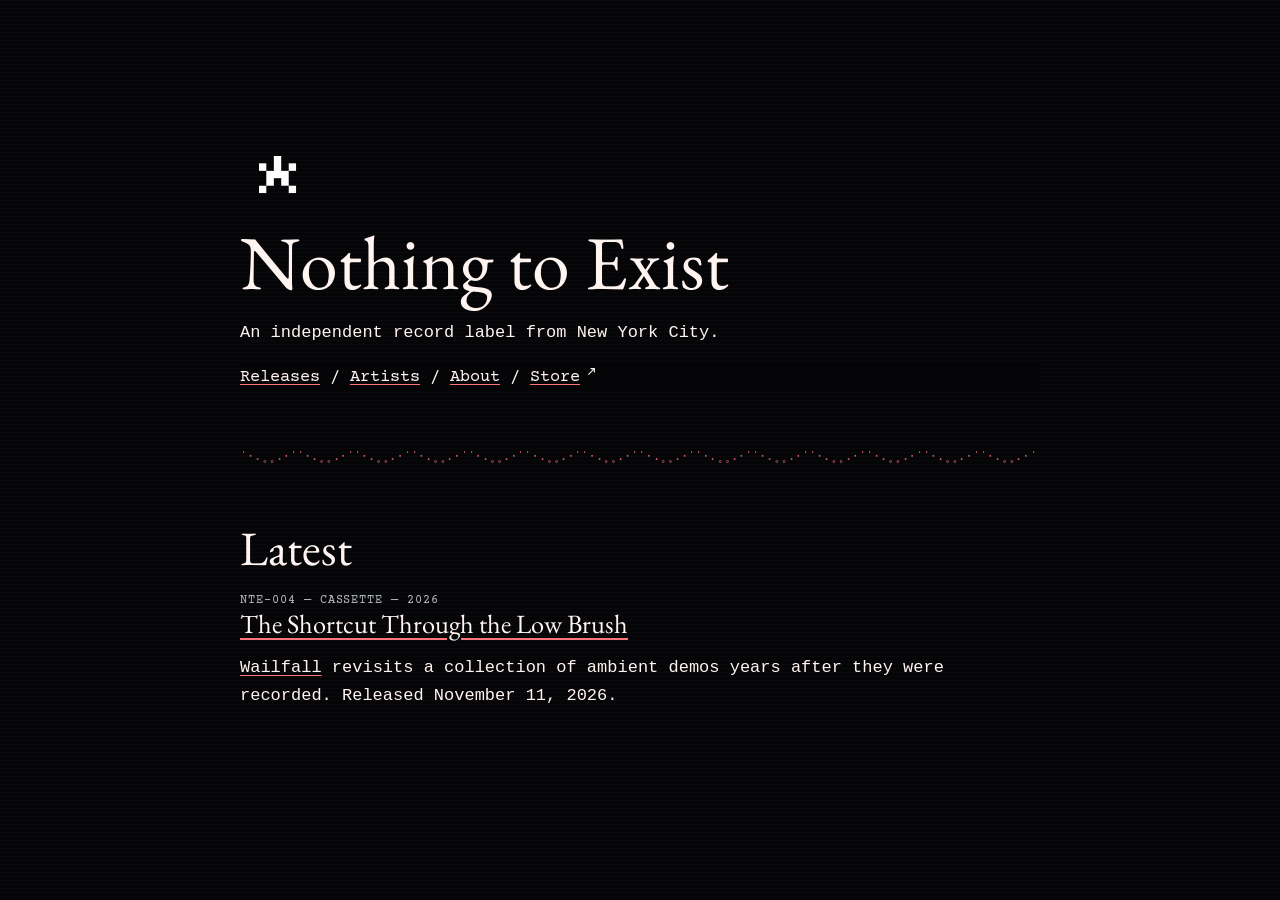
<file: index.html>
<!doctype html>
<html>
<head>
    <meta charset="utf-8">
    <meta name="viewport" content="width=device-width, initial-scale=1">

    <!-- Title -->
    <title>Nothing to Exist – Independent Record Label</title>

    <!-- Meta Description -->
    <meta name="description" content="Nothing to Exist is an independent record label based in New York City, focused on physical music releases from artists including Volena, Worries, and Wailfall. Discover new releases, projects, and limited-run vinyl.">

    <!-- Canonical URL -->
    <link rel="canonical" href="https://www.nothingtoexist.com/">

    <!-- Open Graph -->
    <meta property="og:title" content="Nothing to Exist – Independent Record Label">
    <meta property="og:description" content="Independent record label based in New York City, focused on physical releases and artist-driven projects. Discover Volena, Worries, and Wailfall.">
    <meta property="og:type" content="website">
    <meta property="og:url" content="https://www.nothingtoexist.com/">
    <meta property="og:image" content="https://www.nothingtoexist.com/img/social-default.jpg">

    <!-- Twitter -->
    <meta name="twitter:card" content="summary_large_image">
    <meta name="twitter:title" content="Nothing to Exist – Independent Record Label">
    <meta name="twitter:description" content="Explore physical releases and new projects from Nothing to Exist, an independent NYC-based record label.">
    <meta name="twitter:image" content="https://www.nothingtoexist.com/img/social-default.jpg">

    <!-- Favicons -->
    <link rel="apple-touch-icon" sizes="180x180" href="apple-touch-icon.png">
    <link rel="icon" type="image/png" sizes="32x32" href="favicon-32x32.png">
    <link rel="icon" type="image/png" sizes="16x16" href="favicon-16x16.png">
    <link rel="manifest" href="site.webmanifest">
    <link rel="mask-icon" href="safari-pinned-tab.svg" color="#ffffff">
    <meta name="msapplication-TileColor" content="#da532c">
    <meta name="theme-color" content="#ffffff">
    <meta name="referrer" content="origin" />

    <!-- Styles -->
    <link rel="stylesheet" href="css/styles.css">

    <!-- Scripts -->
    <script src="js/scripts.js" defer></script>
</head>



<!-- Google tag (gtag.js) -->
<script async src="https://www.googletagmanager.com/gtag/js?id=G-3BVSD89TZG"></script>
<script>
  window.dataLayer = window.dataLayer || [];
  function gtag(){dataLayer.push(arguments);}
  gtag('js', new Date());

  gtag('config', 'G-3BVSD89TZG');
</script>

<body class="home">

    <div class="container">
        <div class="content">

            <!-- Introduction -->
            <div class="section home-intro">
                <img class="logo" id="gif" src="1.png">
                <h1>Nothing to Exist</h1>
                <p>An independent record label from New York City.</p>
            </div>

            <!-- Navigation -->
            <nav class="home-nav" aria-label="Main navigation">
                <p>
                    <a href="releases.html" title="Releases from Nothing to Exist">Releases</a> /
                    <a href="artists.html" title="Artists on Nothing to Exist">Artists</a> /
                    <a href="about.html" title="About Nothing to Exist">About</a> /
                    <a href="https://nothingtoexist.limitedrun.com" title="Store">Store</a>
                </p>
            </nav>

            <p class="wave-divider" aria-hidden="true"></p>

            <!-- Latest -->
            <div class="section">
                <h2>Latest</h2>
                <p class="catalog-meta">NTE-004 — Cassette — 2026</p>
                <h3><a href="releases/nte-004.html">The Shortcut Through the Low Brush</a></h3>
                <p><a href="artists/wailfall.html">Wailfall</a> revisits a collection of ambient demos years after they were recorded. Released November 11, 2026.</p>
            </div>
        </div>
    </div>
    

<!-- Logo Interaction -->
<script src="js/logo-explode.js"></script>

</body>
</html>
</file>
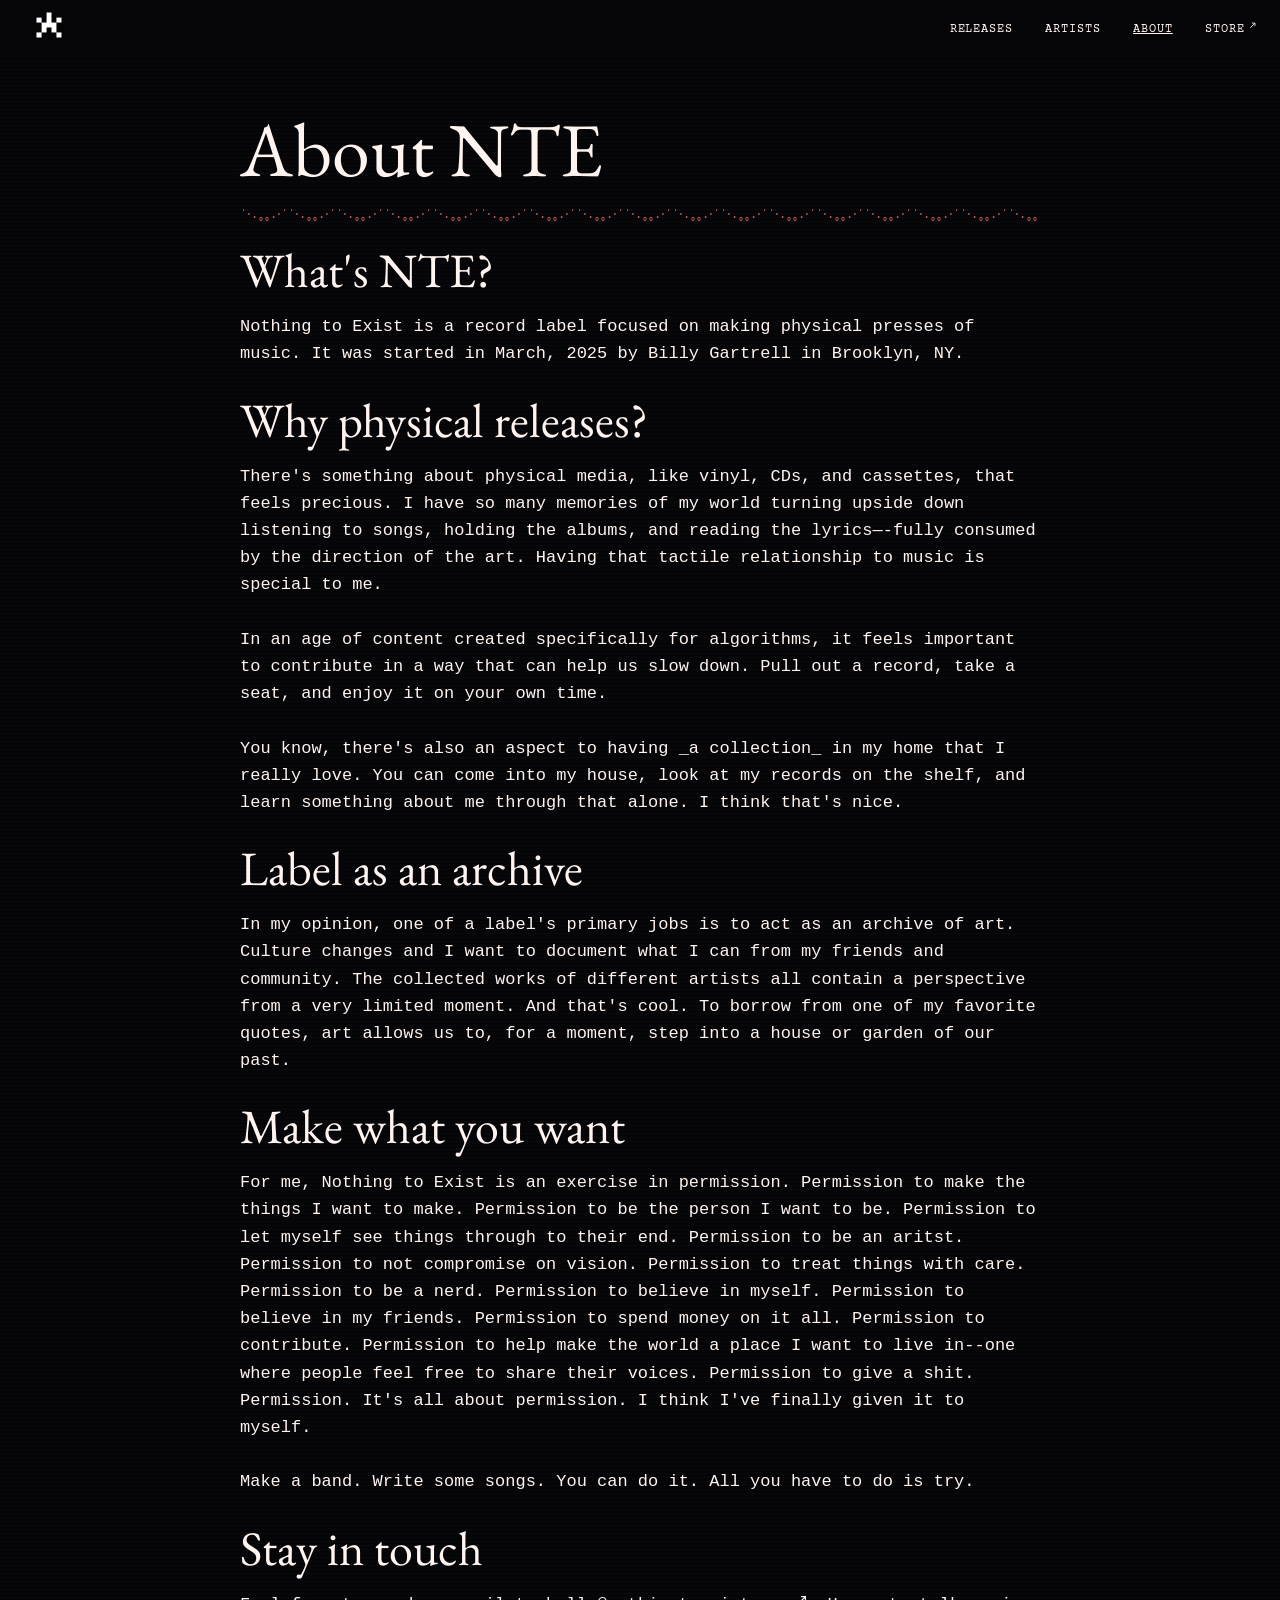
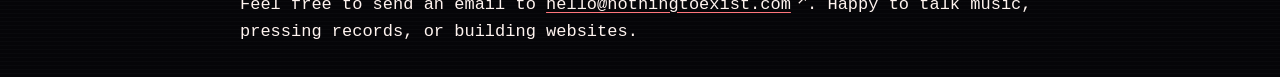
<file: about.html>
<!doctype html>
<html>
<head>
    <meta charset="utf-8">
    <meta name="viewport" content="width=device-width, initial-scale=1">

    <!-- Title -->
    <title>About Nothing to Exist – Independent Record Label</title>

    <!-- Meta Description -->
    <meta name="description" content="Learn about Nothing to Exist, an independent record label based in New York City focused on physical music releases, archiving art, and supporting creative communities.">

    <!-- Canonical URL -->
    <link rel="canonical" href="https://www.nothingtoexist.com/about.html">

    <!-- Open Graph -->
    <meta property="og:title" content="About | Nothing to Exist">
    <meta property="og:description" content="Nothing to Exist is an independent record label focused on physical releases and archiving art from its community. Founded in Brooklyn, NY.">
    <meta property="og:type" content="website">
    <meta property="og:url" content="https://www.nothingtoexist.com/about.html">
    <meta property="og:image" content="https://www.nothingtoexist.com/img/social-default.jpg">

    <!-- Twitter -->
    <meta name="twitter:card" content="summary_large_image">
    <meta name="twitter:title" content="About Nothing to Exist">
    <meta name="twitter:description" content="Independent record label focused on physical presses of music and the archiving of art.">
    <meta name="twitter:image" content="https://www.nothingtoexist.com/img/social-default.jpg">

    <!-- Favicons -->
    <link rel="apple-touch-icon" sizes="180x180" href="apple-touch-icon.png">
    <link rel="icon" type="image/png" sizes="32x32" href="favicon-32x32.png">
    <link rel="icon" type="image/png" sizes="16x16" href="favicon-16x16.png">
    <link rel="manifest" href="site.webmanifest">
    <link rel="mask-icon" href="safari-pinned-tab.svg" color="#ffffff">
    <meta name="msapplication-TileColor" content="#da532c">
    <meta name="theme-color" content="#ffffff">
    <meta name="referrer" content="origin">

    <!-- Styles -->
    <link rel="stylesheet" href="css/styles.css">

    <!-- Scripts -->
    <script src="js/scripts.js" defer></script>
</head>

<!-- Google tag (gtag.js) -->
<script async src="https://www.googletagmanager.com/gtag/js?id=G-3BVSD89TZG"></script>
<script>
  window.dataLayer = window.dataLayer || [];
  function gtag(){dataLayer.push(arguments);}
  gtag('js', new Date());

  gtag('config', 'G-3BVSD89TZG');
</script>

<body>

    <nav class="nav">
        <div class="nav-brand" ><a href="index.html"><img id="gif" src="1.png" style="width:50px; height:50px;"></a></div>

        <button class="nav-toggle" id="navToggle" aria-label="Toggle navigation" aria-controls="navLinks" aria-expanded="false">
            <span></span>
            <span></span>
            <span></span>
        </button>

        <ul class="nav-links" id="navLinks">
            <li><a href="releases.html">Releases</a></li>
            <li><a href="artists.html">Artists</a></li>
            <li class="active"><a href="about.html">About</a></li>
            <li><a href="https://nothingtoexist.limitedrun.com">Store</a></li>

        </ul>
    </nav>

    <div class="container">
        <div class="content">
            <h1>About NTE</h1>
            <p class="wave-divider" aria-hidden="true"></p>

            <h2>What's NTE?</h2>
            <p>Nothing to Exist is a record label focused on making physical presses of music. It was started in March, 2025 by Billy Gartrell in Brooklyn, NY.<br><br></p>
            
            <h2>Why physical releases?</h2>
            <p>There's something about physical media, like vinyl, CDs, and cassettes, that feels precious. I have so many memories of my world turning upside down listening to songs, holding the albums, and reading the lyrics—-fully consumed by the direction of the art. Having that tactile relationship to music is special to me.<br><br>
            In an age of content created specifically for algorithms, it feels important to contribute in a way that can help us slow down. Pull out a record, take a seat, and enjoy it on your own time.<br><br>
            You know, there's also an aspect to having _a collection_ in my home that I really love. You can come into my house, look at my records on the shelf, and learn something about me through that alone. I think that's nice.<br><br></p>

            <h2>Label as an archive</h2>
            <p>In my opinion, one of a label's primary jobs is to act as an archive of art. Culture changes and I want to document what I can from my friends and community. The collected works of different artists all contain a perspective from a very limited moment. And that's cool. To borrow from one of my favorite quotes, art allows us to, for a moment, step into a house or garden of our past.<br><br></p>

            <h2>Make what you want</h2>
            <p>For me, Nothing to Exist is an exercise in permission. Permission to make the things I want to make. Permission to be the person I want to be. Permission to let myself see things through to their end. Permission to be an aritst. Permission to not compromise on vision. Permission to treat things with care. Permission to be a nerd. Permission to believe in myself. Permission to believe in my friends. Permission to spend money on it all. Permission to contribute. Permission to help make the world a place I want to live in--one where people feel free to share their voices. Permission to give a shit. Permission. It's all about permission. I think I've finally given it to myself.<br><br>
                Make a band. Write some songs. You can do it. All you have to do is try.<br><br></p>

            <h2>Stay in touch</h2>
            <p>Feel free to send an email to <a href="mailto:hello@nothingtoexist.com">hello@nothingtoexist.com</a>. Happy to talk music, pressing records, or building websites.</p>
            
        </div>
    </div>
    
</body>

</html>
</file>
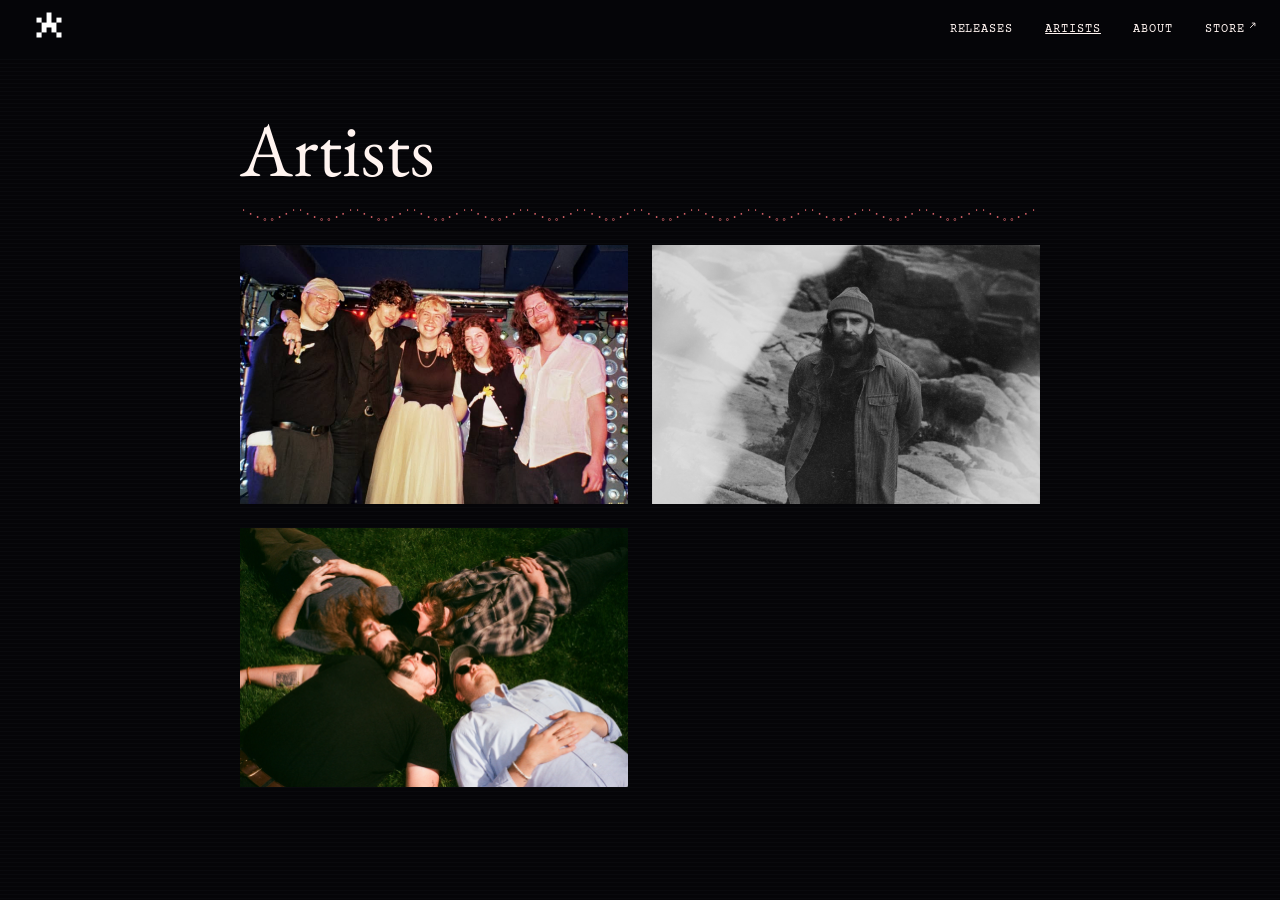
<file: artists.html>
<!doctype html>
<html>
<head>
    <meta charset="utf-8">
    <meta name="viewport" content="width=device-width, initial-scale=1">

    <!-- Title -->
    <title>Artists | Nothing to Exist</title>

    <!-- Meta Description -->
    <meta name="description" content="Browse artists from Nothing to Exist, an independent record label based in New York City. Discover projects by Volena, Worries, and Wailfall and explore their music.">

    <!-- Canonical URL -->
    <link rel="canonical" href="https://www.nothingtoexist.com/artists.html">

    <!-- Open Graph -->
    <meta property="og:title" content="Artists | Nothing to Exist">
    <meta property="og:description" content="Explore artists from Nothing to Exist, including Volena, Worries, and Wailfall.">
    <meta property="og:type" content="website">
    <meta property="og:url" content="https://www.nothingtoexist.com/artists.html">
    <meta property="og:image" content="https://www.nothingtoexist.com/img/social-default.jpg">

    <!-- Twitter -->
    <meta name="twitter:card" content="summary_large_image">
    <meta name="twitter:title" content="Artists — Nothing to Exist">
    <meta name="twitter:description" content="Discover artists from the NYC-based independent label Nothing to Exist.">
    <meta name="twitter:image" content="https://www.nothingtoexist.com/img/social-default.jpg">

    <!-- Favicon Info -->
    <link rel="apple-touch-icon" sizes="180x180" href="apple-touch-icon.png">
    <link rel="icon" type="image/png" sizes="32x32" href="favicon-32x32.png">
    <link rel="icon" type="image/png" sizes="16x16" href="favicon-16x16.png">
    <link rel="manifest" href="site.webmanifest">
    <link rel="mask-icon" href="safari-pinned-tab.svg" color="#ffffff">
    <meta name="msapplication-TileColor" content="#da532c">
    <meta name="theme-color" content="#ffffff">
    <meta name="referrer" content="origin">

    <!-- Styles -->
    <link rel="stylesheet" href="css/styles.css">

    <!-- Scripts -->
    <script src="js/scripts.js" defer></script>
</head>


<!-- Google tag (gtag.js) -->
<script async src="https://www.googletagmanager.com/gtag/js?id=G-3BVSD89TZG"></script>
<script>
  window.dataLayer = window.dataLayer || [];
  function gtag(){dataLayer.push(arguments);}
  gtag('js', new Date());

  gtag('config', 'G-3BVSD89TZG');
</script>

<body>

    <nav class="nav">
        <div class="nav-brand" ><a href="index.html"><img id="gif" src="1.png" style="width:50px; height:50px;"></a></div>

        <button class="nav-toggle" id="navToggle" aria-label="Toggle navigation" aria-controls="navLinks" aria-expanded="false">
            <span></span>
            <span></span>
            <span></span>
        </button>

        <ul class="nav-links" id="navLinks">
            <li><a href="releases.html">Releases</a></li>
            <li class="active"><a href="artists.html">Artists</a></li>
            <li><a href="about.html">About</a></li>
            <li><a href="https://nothingtoexist.limitedrun.com">Store</a></li>

        </ul>
    </nav>

    <div class="container">
        <div class="content">

            <h1>Artists</h1>
            <p class="wave-divider" aria-hidden="true"></p>

            <div class="artist-photo-grid artist-roster">
                <a href="artists/volena.html">
                    <img src="img/artist-volena.png" alt="">
                    <span class="artist-name">Volena</span>
                </a>
                <a href="artists/wailfall.html">
                    <img src="img/artist-wailfall.jpg" alt="" class="artist-wailfall-photo" loading="lazy">
                    <span class="artist-name">Wailfall</span>
                </a>
                <a href="artists/worries.html">
                    <img src="img/artist-worries.jpeg" alt="">
                    <span class="artist-name">Worries</span>
                </a>
            </div>

        </div>
    </div>
    
</body>

</html>
</file>
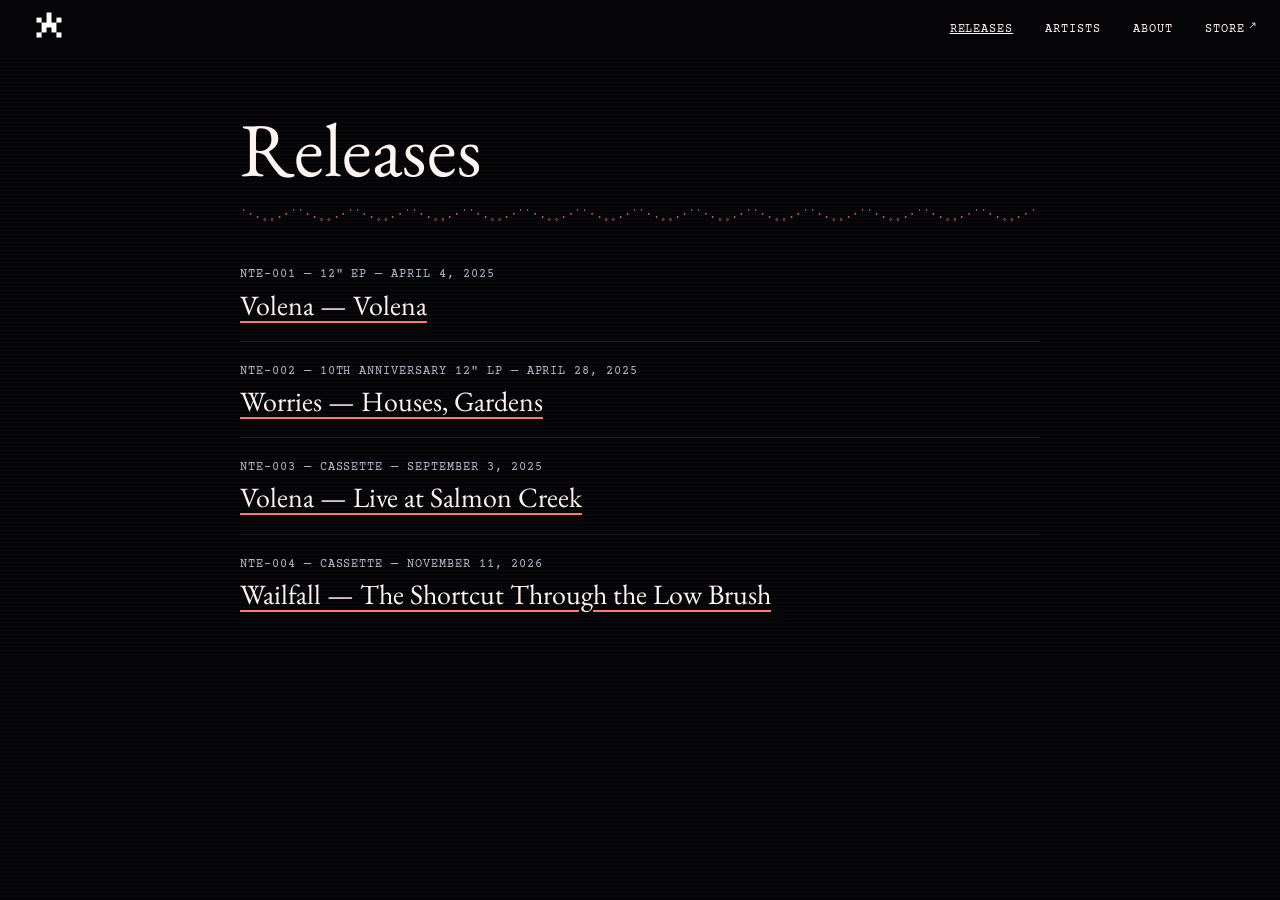
<file: releases.html>
<!doctype html>
<html>
<head>
    <meta charset="utf-8">
    <meta name="viewport" content="width=device-width, initial-scale=1">

    <title>Releases – Nothing to Exist</title>

    <!-- Meta Description -->
    <meta name="description" content="Explore all releases from Nothing to Exist, an independent record label in New York City. Discover Volena, Worries, and other artists’ music on physical media.">

    <!-- Canonical URL -->
    <link rel="canonical" href="https://www.nothingtoexist.com/releases.html">

    <!-- Open Graph -->
    <meta property="og:title" content="Releases | Nothing to Exist">
    <meta property="og:description" content="Check out all releases from Nothing to Exist, including NTE-004, The Shortcut Through the Low Brush by Wailfall.">
    <meta property="og:type" content="website">
    <meta property="og:url" content="https://www.nothingtoexist.com/releases.html">
    <meta property="og:image" content="https://www.nothingtoexist.com/img/social-default.jpg">

    <!-- Twitter -->
    <meta name="twitter:card" content="summary_large_image">
    <meta name="twitter:title" content="Releases – Nothing to Exist">
    <meta name="twitter:description" content="Explore all physical music releases from Nothing to Exist, featuring Volena, Worries, and other artists.">
    <meta name="twitter:image" content="https://www.nothingtoexist.com/img/social-default.jpg">

    <!-- Favicons -->
    <link rel="apple-touch-icon" sizes="180x180" href="apple-touch-icon.png">
    <link rel="icon" type="image/png" sizes="32x32" href="favicon-16x16.png">
    <link rel="icon" type="image/png" sizes="16x16" href="favicon-16x16.png">
    <link rel="manifest" href="site.webmanifest">
    <link rel="mask-icon" href="safari-pinned-tab.svg" color="#ffffff">
    <meta name="msapplication-TileColor" content="#da532c">
    <meta name="theme-color" content="#ffffff">
    <meta name="referrer" content="origin">

    <!-- Styles -->
    <link rel="stylesheet" href="css/styles.css">

    <!-- Scripts -->
    <script src="js/scripts.js" defer></script>
</head>


<!-- Google tag (gtag.js) -->
<script async src="https://www.googletagmanager.com/gtag/js?id=G-3BVSD89TZG"></script>
<script>
  window.dataLayer = window.dataLayer || [];
  function gtag(){dataLayer.push(arguments);}
  gtag('js', new Date());

  gtag('config', 'G-3BVSD89TZG');
</script>

<body>

    <nav class="nav">
        <div class="nav-brand" ><a href="index.html"><img id="gif" src="1.png" style="width:50px; height:50px;"></a></div>

        <button class="nav-toggle" id="navToggle" aria-label="Toggle navigation" aria-controls="navLinks" aria-expanded="false">
            <span></span>
            <span></span>
            <span></span>
        </button>

        <ul class="nav-links" id="navLinks">
            <li class="active"><a href="releases.html">Releases</a></li>
            <li><a href="artists.html">Artists</a></li>
            <li><a href="about.html">About</a></li>
            <li><a href="https://nothingtoexist.limitedrun.com">Store</a></li>

        </ul>
    </nav>


    <div class="container" >
        <div class="content" style="height:auto;">
            <h1>Releases</h1>

            <p class="wave-divider" aria-hidden="true"></p>
            <ul class="catalog-list">
                <li>
                    <p class="catalog-meta">NTE-001 — 12&quot; EP — April 4, 2025</p>
                    <a class="catalog-title" href="releases/nte-001.html">Volena — Volena</a>
                </li>
                <li>
                    <p class="catalog-meta">NTE-002 — 10th Anniversary 12&quot; LP — April 28, 2025</p>
                    <a class="catalog-title" href="releases/nte-002.html">Worries — Houses, Gardens</a>
                </li>
                <li>
                    <p class="catalog-meta">NTE-003 — Cassette — September 3, 2025</p>
                    <a class="catalog-title" href="releases/nte-003.html">Volena — Live at Salmon Creek</a>
                </li>
                <li>
                    <p class="catalog-meta">NTE-004 — Cassette — November 11, 2026</p>
                    <a class="catalog-title" href="releases/nte-004.html">Wailfall — The Shortcut Through the Low Brush</a>
                </li>
            </ul>
        </div>
    </div>
    
</body>

</html>
</file>
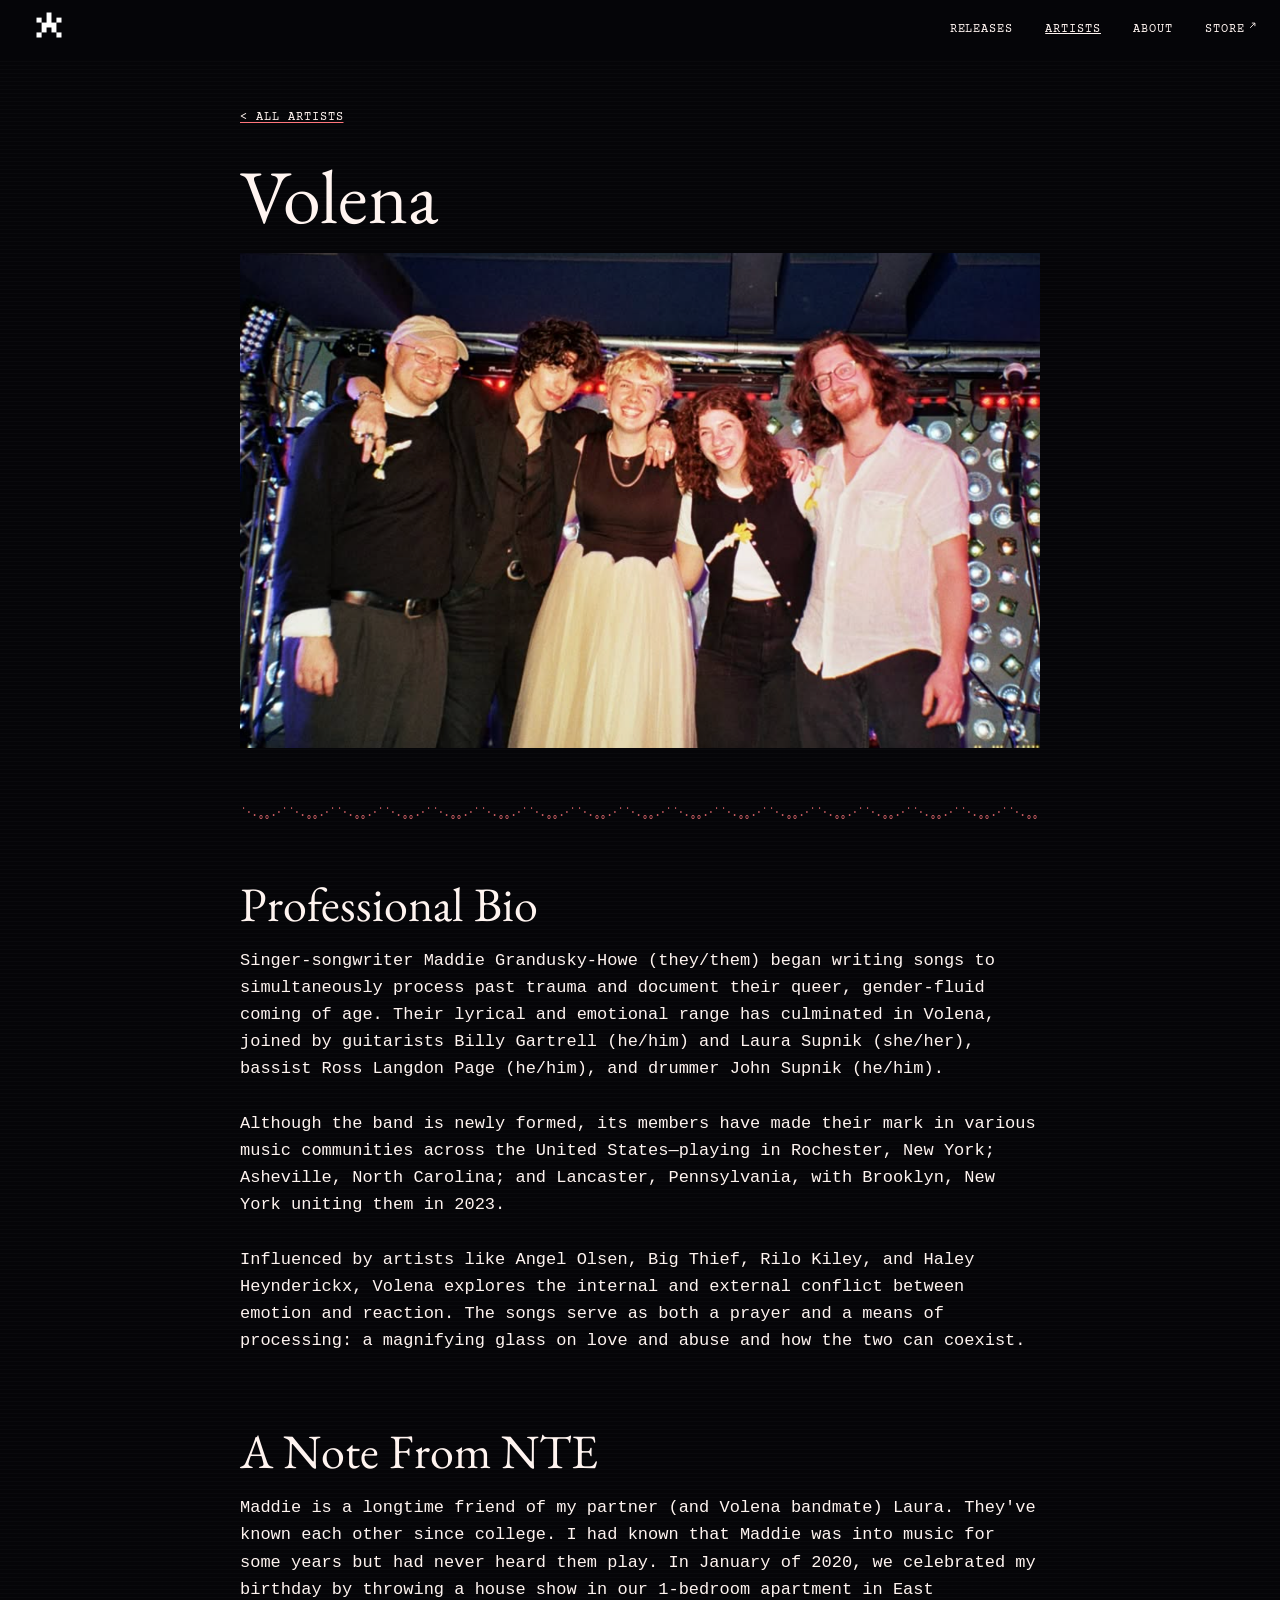
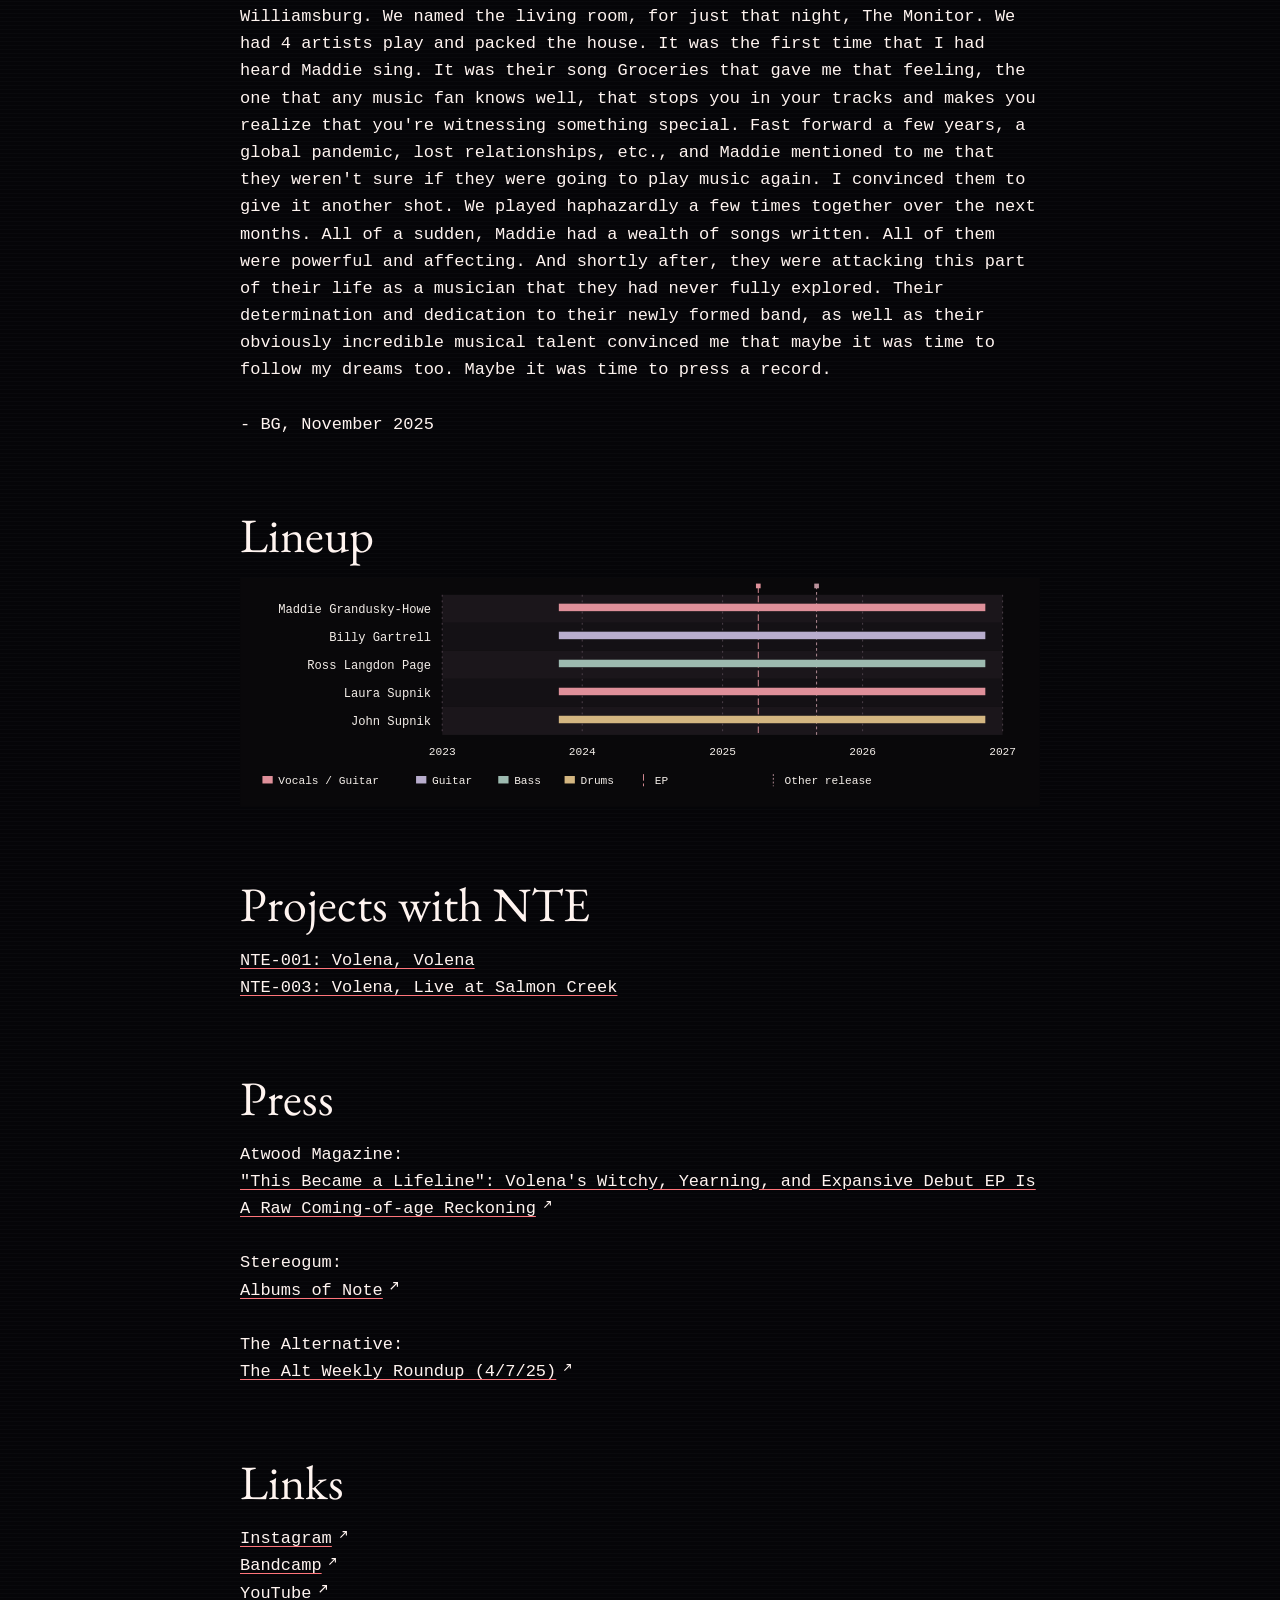
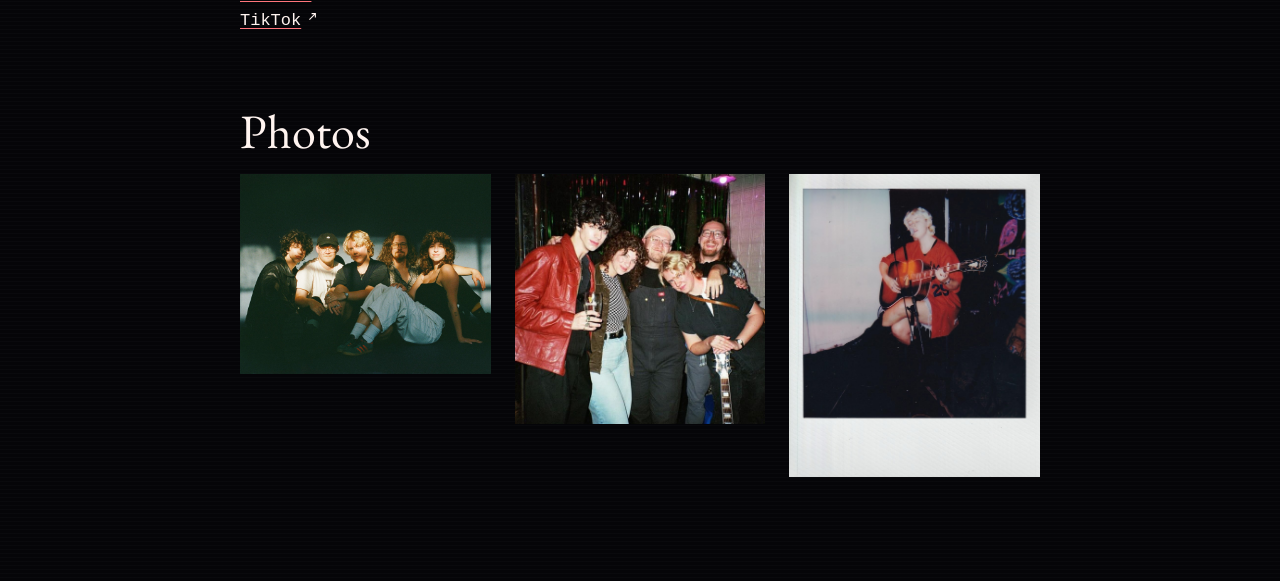
<file: artists/volena.html>
<!doctype html>
<html>
<head>
    <meta charset="utf-8">
    <meta name="viewport" content="width=device-width, initial-scale=1">

    <!-- Title -->
    <title>Volena — Artist Profile | Nothing to Exist</title>

    <!-- Meta Description -->
    <meta name="description" content="Learn about Volena, the indie folk/rock project led by singer-songwriter Maddie Grandusky-Howe. Read artist bios, explore musical influences, view photos, and find links to releases and social platforms.">

    <!-- Canonical URL -->
    <link rel="canonical" href="https://www.nothingtoexist.com/artists/volena.html">

    <!-- Open Graph -->
    <meta property="og:title" content="Volena — Artist Profile | Nothing to Exist">
    <meta property="og:description" content="Explore the official artist profile for Volena, including bios, project information, photos, and links to music and social platforms.">
    <meta property="og:type" content="profile">
    <meta property="og:url" content="https://www.nothingtoexist.com/artists/volena.html">
    <meta property="og:image" content="https://www.nothingtoexist.com/img/artist-volena.png">

    <!-- Twitter -->
    <meta name="twitter:card" content="summary_large_image">
    <meta name="twitter:title" content="Volena — Artist Profile | Nothing to Exist">
    <meta name="twitter:description" content="Discover Volena, a rising indie folk/rock project. View artist bios, photos, and links to music.">
    <meta name="twitter:image" content="https://www.nothingtoexist.com/img/artist-volena.png">

    <!-- Favicon Info -->
    <link rel="apple-touch-icon" sizes="180x180" href="../apple-touch-icon.png">
    <link rel="icon" type="image/png" sizes="32x32" href="../favicon-32x32.png">
    <link rel="icon" type="image/png" sizes="16x16" href="../favicon-16x16.png">
    <link rel="manifest" href="../site.webmanifest">
    <link rel="mask-icon" href="../safari-pinned-tab.svg" color="#ffffff">
    <meta name="msapplication-TileColor" content="#da532c">
    <meta name="theme-color" content="#ffffff">
    <meta name="referrer" content="origin" />

    <!-- Styles -->
    <link rel="stylesheet" href="../css/styles.css">

    <!-- Scripts -->
    <script src="../js/scripts.js"></script>
</head>

<!-- Google tag (gtag.js) -->
<script async src="https://www.googletagmanager.com/gtag/js?id=G-3BVSD89TZG"></script>
<script>
  window.dataLayer = window.dataLayer || [];
  function gtag(){dataLayer.push(arguments);}
  gtag('js', new Date());

  gtag('config', 'G-3BVSD89TZG');
</script>

<body>

    <nav class="nav">
        <div class="nav-brand" ><a href="../index.html"><img id="gif" src="../1.png" style="width:50px; height:50px;"></a></div>

        <button class="nav-toggle" id="navToggle" aria-label="Toggle navigation" aria-controls="navLinks" aria-expanded="false">
            <span></span>
            <span></span>
            <span></span>
        </button>

        <ul class="nav-links" id="navLinks">
            <li><a href="../releases.html">Releases</a></li>
            <li class="active"><a href="../artists.html">Artists</a></li>
            <li><a href="../about.html">About</a></li>
            <li><a href="https://nothingtoexist.limitedrun.com">Store</a></li>

        </ul>
    </nav>


    <div class="container">
        <div class="content">
            <p class="breadcrumb"><a href="../artists.html">&lt; all artists</a></p><br>

            <div class="artist-header">
                <h1>Volena</h1>
                <img src="../img/artist-volena.png">
            </div>

            <p class="wave-divider" aria-hidden="true"></p>

            <div class="section">
                <h2>Professional Bio</h2>
                <p>Singer-songwriter Maddie Grandusky-Howe (they/them) began writing songs to simultaneously process past trauma and document their queer, gender-fluid coming of age. Their lyrical and emotional range has culminated in Volena, joined by guitarists Billy Gartrell (he/him) and Laura Supnik (she/her), bassist Ross Langdon Page (he/him), and drummer John Supnik (he/him).<br><br>

                    Although the band is newly formed, its members have made their mark in various music communities across the United States—playing in Rochester, New York; Asheville, North Carolina; and Lancaster, Pennsylvania, with Brooklyn, New York uniting them in 2023.<br><br>

                    Influenced by artists like Angel Olsen, Big Thief, Rilo Kiley, and Haley Heynderickx, Volena explores the internal and external conflict between emotion and reaction. The songs serve as both a prayer and a means of processing: a magnifying glass on love and abuse and how the two can coexist.
                </p>
            </div>

            <div class="section">
                <h2>A Note From NTE</h2>
                <p>Maddie is a longtime friend of my partner (and Volena bandmate) Laura. They've known each other since college. I had known that Maddie was into music for some years but had never heard them play. In January of 2020, we celebrated my birthday by throwing a house show in our 1-bedroom apartment in East Williamsburg. We named the living room, for just that night, The Monitor. We had 4 artists play and packed the house. It was the first time that I had heard Maddie sing. It was their song Groceries that gave me that feeling, the one that any music fan knows well, that stops you in your tracks and makes you realize that you're witnessing something special. Fast forward a few years, a global pandemic, lost relationships, etc., and Maddie mentioned to me that they weren't sure if they were going to play music again. I convinced them to give it another shot. We played haphazardly a few times together over the next months. All of a sudden, Maddie had a wealth of songs written. All of them were powerful and affecting. And shortly after, they were attacking this part of their life as a musician that they had never fully explored. Their determination and dedication to their newly formed band, as well as their obviously incredible musical talent convinced me that maybe it was time to follow my dreams too. Maybe it was time to press a record.<br><br>
- BG, November 2025</p>
            </div>

            <section class="section" aria-labelledby="volena-lineup">
                <h2 id="volena-lineup">Lineup</h2>
                <div class="lineup-scroll" tabindex="0" role="region" aria-label="Volena lineup timeline">
                    <svg style="display:block;width:100%;min-width:650px;height:auto" xmlns="http://www.w3.org/2000/svg" viewBox="0 0 856.5 245" width="856.5" height="245" role="img" aria-label="Volena band lineup" font-family="Courier New,monospace" fill="#f3ede8">
                        <title>Volena band lineup</title>
                        <desc>Maddie Grandusky-Howe · Vocals / Guitar · 2023-11-01 to present; Billy Gartrell · Guitar · 2023-11-01 to present; Ross Langdon Page · Bass · 2023-11-01 to present; Laura Supnik · Vocals / Guitar · 2023-11-01 to present; John Supnik · Drums · 2023-11-01 to present; 2025-04-04 · Volena EP · EP; 2025-09-03 · Live at Salmon Creek · Other release</desc>
                        <rect x="0" y="0" width="856.5" height="245" fill="#09080a"/>
                        <rect x="216.5" y="18" width="600" height="30" fill="#1b161b"/>
                        <rect x="216.5" y="48" width="600" height="30" fill="#141115"/>
                        <rect x="216.5" y="78" width="600" height="30" fill="#1b161b"/>
                        <rect x="216.5" y="108" width="600" height="30" fill="#141115"/>
                        <rect x="216.5" y="138" width="600" height="30" fill="#1b161b"/>
                        <line x1="216.5" y1="18" x2="216.5" y2="168" stroke="#51444e" stroke-dasharray="2 4"/>
                        <text x="216.5" y="190" font-size="12" text-anchor="middle">2023</text>
                        <line x1="366.3973305954826" y1="18" x2="366.3973305954826" y2="168" stroke="#51444e" stroke-dasharray="2 4"/>
                        <text x="366.3973305954826" y="190" font-size="12" text-anchor="middle">2024</text>
                        <line x1="516.7053388090349" y1="18" x2="516.7053388090349" y2="168" stroke="#51444e" stroke-dasharray="2 4"/>
                        <text x="516.7053388090349" y="190" font-size="12" text-anchor="middle">2025</text>
                        <line x1="666.6026694045174" y1="18" x2="666.6026694045174" y2="168" stroke="#51444e" stroke-dasharray="2 4"/>
                        <text x="666.6026694045174" y="190" font-size="12" text-anchor="middle">2026</text>
                        <line x1="816.5" y1="18" x2="816.5" y2="168" stroke="#51444e" stroke-dasharray="2 4"/>
                        <text x="816.5" y="190" font-size="12" text-anchor="middle">2027</text>
                        <g>
                            <title>2025-04-04 · Volena EP</title>
                            <line x1="554.8983572895277" y1="9" x2="554.8983572895277" y2="168" stroke="#df909a" stroke-dasharray="7 3"/>
                            <rect x="552.3983572895277" y="6" width="5" height="5" fill="#df909a"/>
                        </g>
                        <g>
                            <title>2025-09-03 · Live at Salmon Creek</title>
                            <line x1="617.3213552361397" y1="9" x2="617.3213552361397" y2="168" stroke="#bb929c" stroke-dasharray="3 3"/>
                            <rect x="614.8213552361397" y="6" width="5" height="5" fill="#bb929c"/>
                        </g>
                        <text x="204.5" y="37" font-size="13" text-anchor="end">Maddie Grandusky-Howe</text>
                        <g>
                            <title>Maddie Grandusky-Howe · Vocals / Guitar · 2023-11-01 to present</title>
                            <rect x="341.34599589322386" y="27.5" width="456.63239178834885" height="8" fill="#df909a"/>
                        </g>
                        <text x="204.5" y="67" font-size="13" text-anchor="end">Billy Gartrell</text>
                        <g>
                            <title>Billy Gartrell · Guitar · 2023-11-01 to present</title>
                            <rect x="341.34599589322386" y="57.5" width="456.63239178834885" height="8" fill="#b8adcd"/>
                        </g>
                        <text x="204.5" y="97" font-size="13" text-anchor="end">Ross Langdon Page</text>
                        <g>
                            <title>Ross Langdon Page · Bass · 2023-11-01 to present</title>
                            <rect x="341.34599589322386" y="87.5" width="456.63239178834885" height="8" fill="#9dbab0"/>
                        </g>
                        <text x="204.5" y="127" font-size="13" text-anchor="end">Laura Supnik</text>
                        <g>
                            <title>Laura Supnik · Vocals / Guitar · 2023-11-01 to present</title>
                            <rect x="341.34599589322386" y="117.5" width="456.63239178834885" height="8" fill="#df909a"/>
                        </g>
                        <text x="204.5" y="157" font-size="13" text-anchor="end">John Supnik</text>
                        <g>
                            <title>John Supnik · Drums · 2023-11-01 to present</title>
                            <rect x="341.34599589322386" y="147.5" width="456.63239178834885" height="8" fill="#d4b681"/>
                        </g>
                        <rect x="24" y="212" width="11" height="8" fill="#df909a"/>
                        <text x="41" y="221" font-size="12">Vocals / Guitar</text>
                        <rect x="188.5" y="212" width="11" height="8" fill="#b8adcd"/>
                        <text x="205.5" y="221" font-size="12">Guitar</text>
                        <rect x="276.5" y="212" width="11" height="8" fill="#9dbab0"/>
                        <text x="293.5" y="221" font-size="12">Bass</text>
                        <rect x="347.5" y="212" width="11" height="8" fill="#d4b681"/>
                        <text x="364.5" y="221" font-size="12">Drums</text>
                        <line x1="432" y1="210" x2="432" y2="223" stroke="#df909a" stroke-dasharray="7 3"/>
                        <text x="444" y="221" font-size="12">EP</text>
                        <line x1="571" y1="210" x2="571" y2="223" stroke="#bb929c" stroke-dasharray="2 2"/>
                        <text x="583" y="221" font-size="12">Other release</text>
                    </svg>
                </div>
            </section>

            <div class="section">
                <h2>Projects with NTE</h2>
                <p><a href="../releases/nte-001.html" title="NTE-001">NTE-001: Volena, Volena</a><br>
                <a href="../releases/nte-003.html" title="NTE-003">NTE-003: Volena, Live at Salmon Creek</a></p>
            </div>

            <!-- Press -->
            <div class="section">
                <h2>Press</h2>

                Atwood Magazine:
                <a href="https://atwoodmagazine.com/volena-debut-ep-interview-music-feature/" target="_blank" title="Atwood Magazine: This Became a Lifeline: Volena's Witchy, Yearning, and Expansive Debut EP Is A Raw Coming-of-age Reckoning"><br>"This Became a Lifeline": Volena's Witchy, Yearning, and Expansive Debut EP Is A Raw Coming-of-age Reckoning</a><br><br>
                Stereogum:<br>
                <a href="https://web.archive.org/web/20250403063816/https://www.stereogum.com/2302350/album-of-the-week-momma-welcome-to-my-blue-sky/reviews/album-of-the-week/" target="_blank" title="Stereogum: Albums of Note">Albums of Note</a><br><br>
                The Alternative:<br>
                <a href="https://www.getalternative.com/the-alt-weekly-roundup-4-7-25/" target="_blank">The Alt Weekly Roundup (4/7/25)</a>
            </div>

            <div class="section">
                <h2>Links</h2>
                <p><a href="https://www.instagram.com/volenaband/" target="_blank" title="Volena's Instagram">Instagram</a><br>
                <a href="https://volena.bandcamp.com/" target="_blank" title="Volena's Bandcamp">Bandcamp</a><br>
                <a href="https://www.youtube.com/@volenaband" target="_blank" title="Volena's YouTube">YouTube</a><br>
                <a href="https://www.tiktok.com/@volenaband" target="_blank" title="Volena's TikTok">TikTok</a></p>
            </div>

            <div class="section">
                <h2>Photos</h2>
                <div class="artist-photo-grid">
                    <img src="../img/artist-volena-2.JPEG" alt="Volena photo 2">
                    <img src="../img/artist-volena-3.jpg" alt="Volena photo 3">
                    <img src="../img/artist-volena-4.jpg" alt="Volena photo 4">
                </div>
            </div>

        </div>

            <!-- <div class="section">
                <h2>Show Archive <span style="font-size:12px;">(last updated 7.22.2025)</span></h2>
                <table>
                    <thead>
                        <tr>
                            <th>~</th>
                            <th>Date</th>
                            <th>Bands</th>
                            <th>Venue</th>
                            <th>City</th>
                        </tr>
                    </thead>
                    <tbody>
                        <tr>
                            <td>012</td>
                            <td>July 18, 2025</td>
                            <td>Molly Murphy, Farrah Hanna, Kacie Hill</td>
                            <td>Sound Mind Center</td>
                            <td>Brooklyn, NY</td>
                        </tr>
                        <tr>
                            <td>011</td>
                            <td>May 15, 2025</td>
                            <td>Youth Large, Whirlybird</td>
                            <td>Stone Circle Theater</td>
                            <td>Queens, NY</td>
                        </tr>
                        <tr>
                            <td>010</td>
                            <td>May 13, 2025</td>
                            <td>Dining Dead, Angel Hair No. 12, Flavours Change All Day</td>
                            <td>Purgatory</td>
                            <td>Brooklyn, NY</td>
                        </tr>
                        <tr>
                            <td>009</td>
                            <td>May 3, 2025</td>
                            <td>Darryl Rahn, Hudson Freeman</td>
                            <td>Samsara</td>
                            <td>Brooklyn, NY</td>
                        </tr>
                        <tr>
                            <td>008</td>
                            <td>April 6, 2025</td>
                            <td>My Wonderful Boyfriend, Zoe Firn</td>
                            <td>Baby's All Right</td>
                            <td>Brooklyn, NY</td>
                        </tr>
                        <tr>
                            <td>007</td>
                            <td>January 16, 2025</td>
                            <td>Claire Ozmun, Elihu Okay</td>
                            <td>Purgatory</td>
                            <td>Brooklyn, NY</td>
                        </tr>
                        <tr>
                            <td>006</td>
                            <td>December 28, 2024</td>
                            <td>Volena solo set</td>
                            <td>Good Bones</td>
                            <td>Mendocino, CA</td>
                        </tr>
                        <tr>
                            <td>005</td>
                            <td>November 1, 2024</td>
                            <td>Color Temperature, Sun Not Yellow</td>
                            <td>Bar Freda</td>
                            <td>Queens, NY</td>
                        </tr>
                        <tr>
                            <td>004</td>
                            <td>October 6, 2024</td>
                            <td>Neon Babuska, Jasper Jones, Lily Too</td>
                            <td>Mary's Bar</td>
                            <td>Brooklyn, NY</td>
                        </tr>
                        <tr>
                            <td>003</td>
                            <td>September 24, 2024</td>
                            <td>Zack., Zoe Firn</td>
                            <td>Bar Freda</td>
                            <td>Queens, NY</td>
                        </tr>
                        <tr>
                            <td>002</td>
                            <td>September 23, 2024</td>
                            <td>Pocket Vinyl, Draped Apes, Angel Hair No. 12</td>
                            <td>Gold Sounds</td>
                            <td>Brooklyn, NY</td>
                        </tr>
                        <tr>
                            <td>001</td>
                            <td>June 12, 2024</td>
                            <td>Good Cry, Violet and the Stanzas, Queer Chaos</td>
                            <td>Rubulad</td>
                            <td>Brooklyn, NY</td>
                        </tr>
                        
                    </tbody>
                </table>
            </div> -->


            


    </div>
    
    

</body>
</html>
</file>
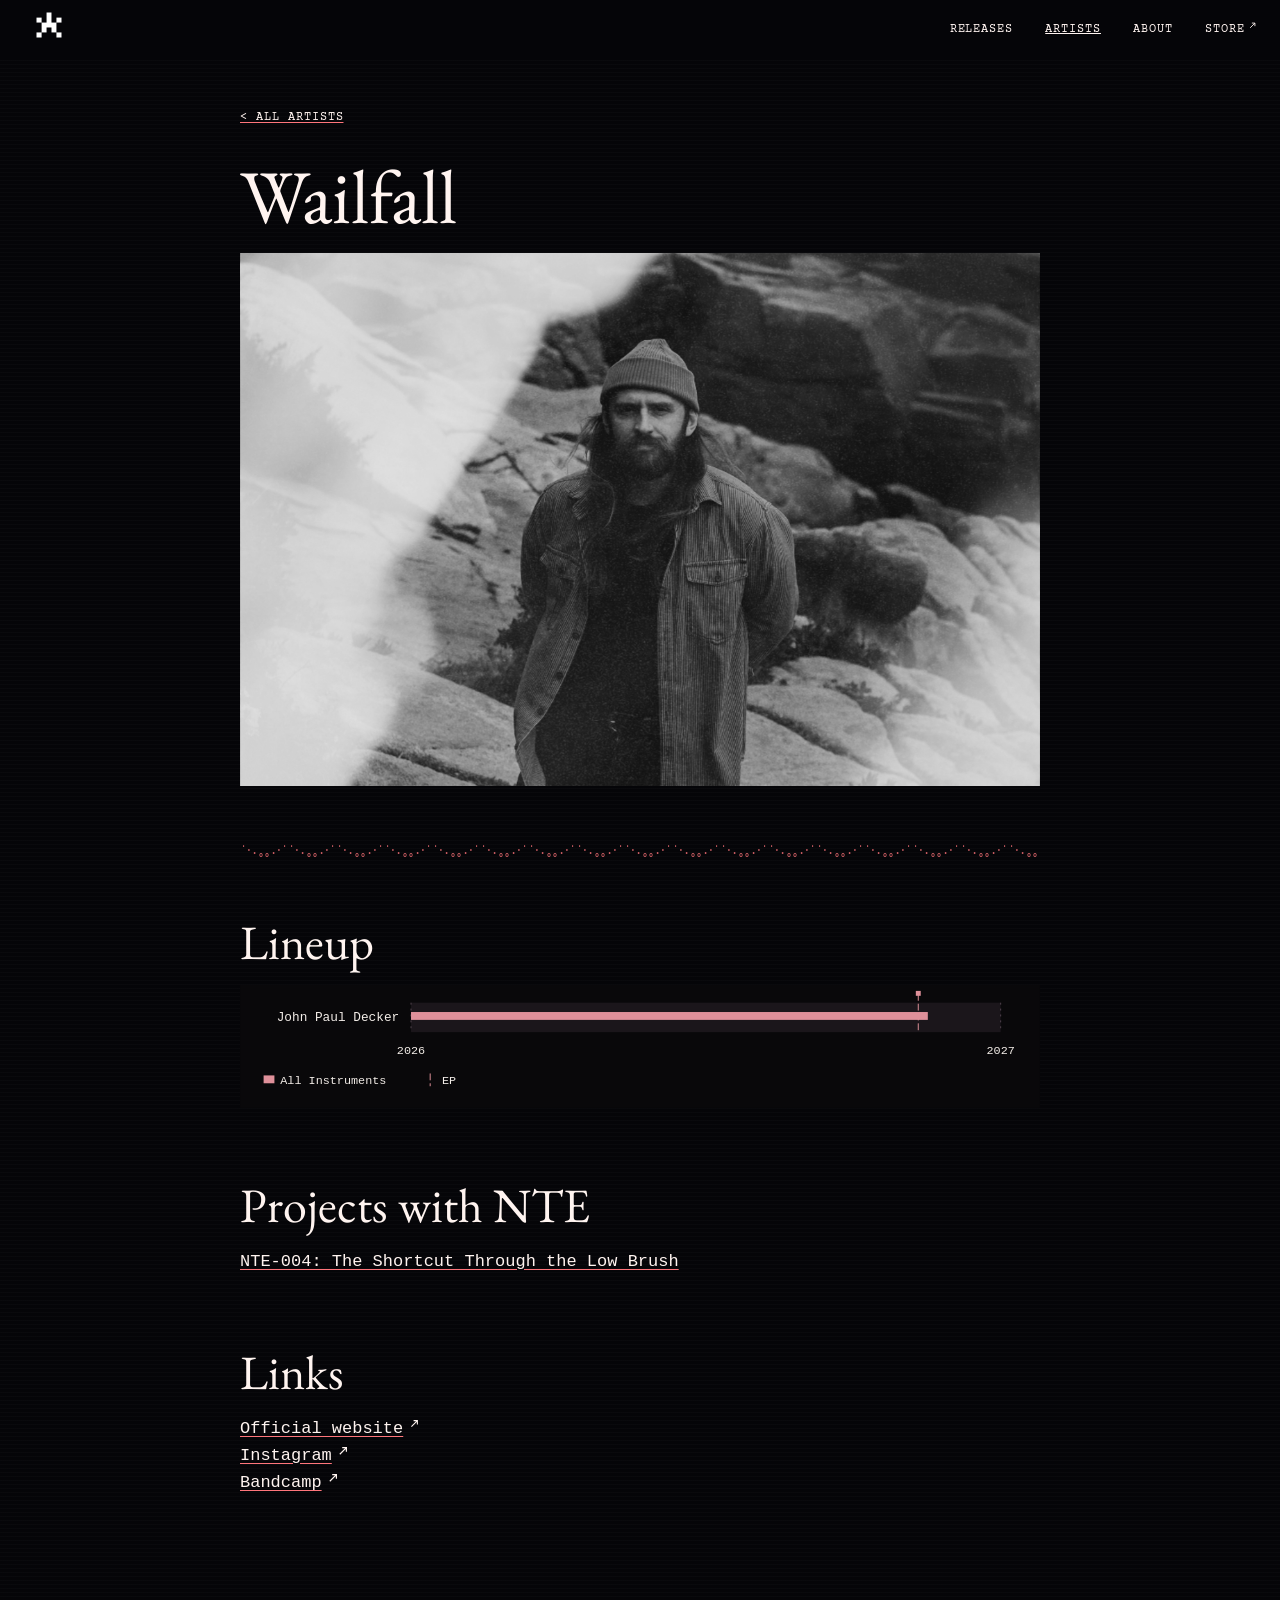
<file: artists/wailfall.html>
<!doctype html>
<html lang="en">
<head>
    <meta charset="utf-8">
    <meta name="viewport" content="width=device-width, initial-scale=1">

    <title>Wailfall | Nothing to Exist</title>
    <meta name="description" content="Explore Wailfall’s music and The Shortcut Through the Low Brush, a cassette release from Nothing to Exist.">
    <link rel="canonical" href="https://www.nothingtoexist.com/artists/wailfall.html">

    <meta property="og:title" content="Wailfall | Nothing to Exist">
    <meta property="og:description" content="Explore Wailfall’s music and The Shortcut Through the Low Brush, a cassette release from Nothing to Exist.">
    <meta property="og:type" content="profile">
    <meta property="og:url" content="https://www.nothingtoexist.com/artists/wailfall.html">
    <meta property="og:image" content="https://www.nothingtoexist.com/img/artist-wailfall.jpg">
    <meta name="twitter:card" content="summary_large_image">

    <!-- Favicons -->
    <link rel="apple-touch-icon" sizes="180x180" href="../apple-touch-icon.png">
    <link rel="icon" type="image/png" sizes="32x32" href="../favicon-32x32.png">
    <link rel="icon" type="image/png" sizes="16x16" href="../favicon-16x16.png">
    <link rel="manifest" href="../site.webmanifest">
    <link rel="mask-icon" href="../safari-pinned-tab.svg" color="#ffffff">
    <meta name="msapplication-TileColor" content="#da532c">
    <meta name="theme-color" content="#ffffff">
    <meta name="referrer" content="origin" />

    <!-- Styles -->
    <link rel="stylesheet" href="../css/styles.css">

    <!-- Scripts -->
    <script src="../js/scripts.js" defer></script>
<!-- Google tag (gtag.js) -->
<script async src="https://www.googletagmanager.com/gtag/js?id=G-3BVSD89TZG"></script>
<script>
  window.dataLayer = window.dataLayer || [];
  function gtag(){dataLayer.push(arguments);}
  gtag('js', new Date());

  gtag('config', 'G-3BVSD89TZG');
</script>
</head>

<body>

    <nav class="nav">
        <div class="nav-brand" ><a href="../index.html"><img id="gif" src="../1.png" style="width:50px; height:50px;"></a></div>

        <button class="nav-toggle" id="navToggle" aria-label="Toggle navigation" aria-controls="navLinks" aria-expanded="false">
            <span></span>
            <span></span>
            <span></span>
        </button>

        <ul class="nav-links" id="navLinks">
            <li><a href="../releases.html">Releases</a></li>
            <li class="active"><a href="../artists.html">Artists</a></li>
            <li><a href="../about.html">About</a></li>
            <li><a href="https://nothingtoexist.limitedrun.com">Store</a></li>

        </ul>
    </nav>

    <main class="container">
        <div class="content">
            <p class="breadcrumb"><a href="../artists.html">&lt; all artists</a></p><br>

            <div class="artist-header">
                <h1>Wailfall</h1>
                <img src="../img/artist-wailfall.jpg" alt="Black-and-white portrait of Wailfall on a rocky shoreline" class="artist-wailfall-photo">
            </div>

            <p class="wave-divider" aria-hidden="true"></p>

            <section class="section" aria-labelledby="wailfall-lineup">
                <h2 id="wailfall-lineup">Lineup</h2>
                <div class="lineup-scroll" tabindex="0" role="region" aria-label="Wailfall lineup timeline">
                    <svg style="display:block;width:100%;min-width:650px;height:auto" xmlns="http://www.w3.org/2000/svg" viewBox="0 0 814 125" width="814" height="125" role="img" aria-label="Wailfall band lineup" font-family="Courier New,monospace" fill="#f3ede8">
                        <title>Wailfall band lineup</title>
                        <desc>John Paul Decker · All Instruments · 2026 to present; 2026-11-11 · The Shortcut Through the Low Brush · EP</desc>
                        <rect x="0" y="0" width="814" height="125" fill="#09080a"/>
                        <rect x="174" y="18" width="600" height="30" fill="#1b161b"/>
                        <line x1="174" y1="18" x2="174" y2="48" stroke="#51444e" stroke-dasharray="2 4"/>
                        <text x="174" y="70" font-size="12" text-anchor="middle">2026</text>
                        <line x1="774" y1="18" x2="774" y2="48" stroke="#51444e" stroke-dasharray="2 4"/>
                        <text x="774" y="70" font-size="12" text-anchor="middle">2027</text>
                        <g>
                            <title>2026-11-11 · The Shortcut Through the Low Brush</title>
                            <line x1="690.1643835616438" y1="9" x2="690.1643835616438" y2="48" stroke="#df909a" stroke-dasharray="7 3"/>
                            <rect x="687.6643835616438" y="6" width="5" height="5" fill="#df909a"/>
                        </g>
                        <text x="162" y="37" font-size="13" text-anchor="end">John Paul Decker</text>
                        <g>
                            <title>John Paul Decker · All Instruments · 2026 to present</title>
                            <rect x="174" y="27.5" width="525.8782473554033" height="8" fill="#df909a"/>
                        </g>
                        <rect x="24" y="92" width="11" height="8" fill="#df909a"/>
                        <text x="41" y="101" font-size="12">All Instruments</text>
                        <line x1="193.5" y1="90" x2="193.5" y2="103" stroke="#df909a" stroke-dasharray="7 3"/>
                        <text x="205.5" y="101" font-size="12">EP</text>
                    </svg>
                </div>
            </section>

            <div class="section">
                <h2>Projects with NTE</h2>
                <p><a href="../releases/nte-004.html">NTE-004: The Shortcut Through the Low Brush</a></p>
            </div>

            <div class="section">
                <h2>Links</h2>
                <p><a href="https://www.wailfall.com/">Official website</a><br>
                <a href="https://www.instagram.com/wailfall_/">Instagram</a><br>
                <a href="https://wailfall.bandcamp.com/album/the-shortcut-through-the-low-brush">Bandcamp</a></p>
            </div>
        </div>
    </main>
</body>
</html>
</file>
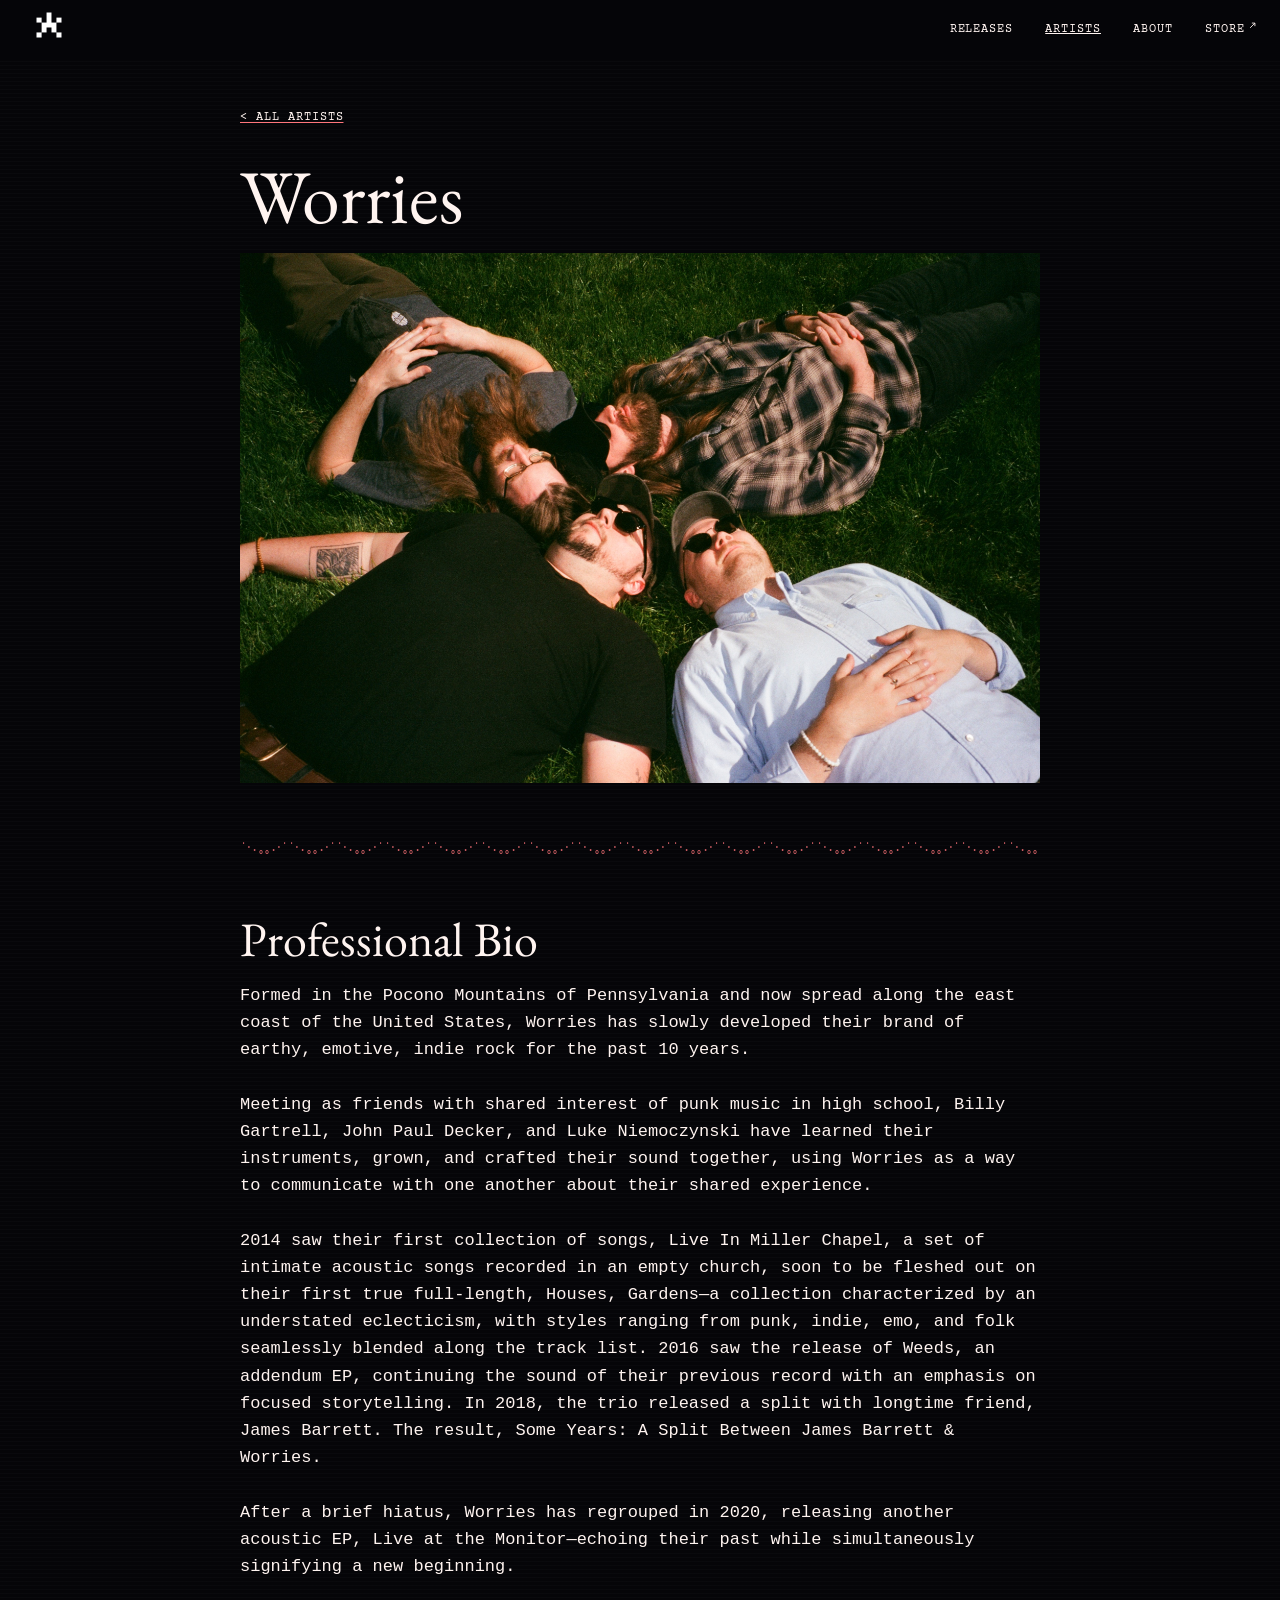
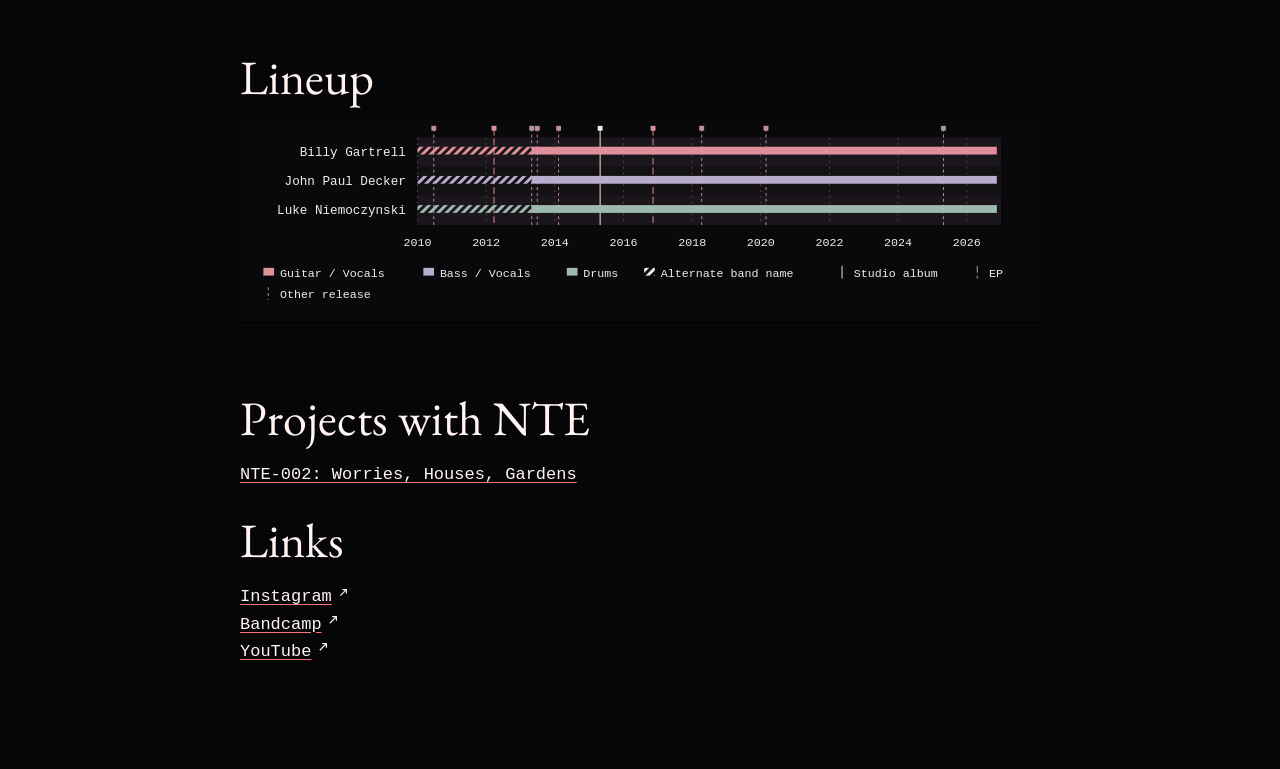
<file: artists/worries.html>
<!doctype html>
<html>
<head>
    <meta charset="utf-8">
    <meta name="viewport" content="width=device-width, initial-scale=1">

    <!-- Title -->
    <title>Worries — Artist Profile | Nothing to Exist</title>

    <!-- Meta Description -->
    <meta name="description" content="Explore Worries, an indie artist featured on Nothing to Exist. View professional bios, releases including NTE-002: Houses, Gardens, and links to music and social platforms.">

    <!-- Canonical URL -->
    <link rel="canonical" href="https://www.nothingtoexist.com/artists/worries.html">

    <!-- Open Graph -->
    <meta property="og:title" content="Worries — Artist Profile | Nothing to Exist">
    <meta property="og:description" content="Discover the artist Worries, including bios, releases, and music links. Explore NTE-002: Houses, Gardens and more.">
    <meta property="og:type" content="profile">
    <meta property="og:url" content="https://www.nothingtoexist.com/artists/worries.html">
    <meta property="og:image" content="https://www.nothingtoexist.com/img/artist-worries.jpeg">

    <!-- Twitter -->
    <meta name="twitter:card" content="summary_large_image">
    <meta name="twitter:title" content="Worries — Artist Profile | Nothing to Exist">
    <meta name="twitter:description" content="Learn about Worries, view professional bio, releases, and links to music platforms.">
    <meta name="twitter:image" content="https://www.nothingtoexist.com/img/artist-worries.jpeg">

    <!-- Favicons -->
    <link rel="apple-touch-icon" sizes="180x180" href="../apple-touch-icon.png">
    <link rel="icon" type="image/png" sizes="32x32" href="../favicon-32x32.png">
    <link rel="icon" type="image/png" sizes="16x16" href="../favicon-16x16.png">
    <link rel="manifest" href="../site.webmanifest">
    <link rel="mask-icon" href="../safari-pinned-tab.svg" color="#ffffff">
    <meta name="msapplication-TileColor" content="#da532c">
    <meta name="theme-color" content="#ffffff">
    <meta name="referrer" content="origin">

    <!-- Styles -->
    <link rel="stylesheet" href="../css/styles.css">

    <!-- Scripts -->
    <script src="../js/scripts.js" defer></script>
</head>


<!-- Google tag (gtag.js) -->
<script async src="https://www.googletagmanager.com/gtag/js?id=G-3BVSD89TZG"></script>
<script>
  window.dataLayer = window.dataLayer || [];
  function gtag(){dataLayer.push(arguments);}
  gtag('js', new Date());

  gtag('config', 'G-3BVSD89TZG');
</script>

<body>

    <nav class="nav">
        <div class="nav-brand" ><a href="../index.html"><img id="gif" src="../1.png" style="width:50px; height:50px;"></a></div>

        <button class="nav-toggle" id="navToggle" aria-label="Toggle navigation" aria-controls="navLinks" aria-expanded="false">
            <span></span>
            <span></span>
            <span></span>
        </button>

        <ul class="nav-links" id="navLinks">
            <li><a href="../releases.html">Releases</a></li>
            <li class="active"><a href="../artists.html">Artists</a></li>
            <li><a href="../about.html">About</a></li>
            <li><a href="https://nothingtoexist.limitedrun.com">Store</a></li>

        </ul>
    </nav>


    <div class="container">
        <div class="content">
            <p class="breadcrumb"><a href="../artists.html">&lt; all artists</a></p><br>

            <div class="artist-header">
                <h1>Worries</h1>
                <img src="../img/artist-worries.jpeg">
            </div>

            <p class="wave-divider" aria-hidden="true"></p>

            <div class="section">
                <h2>Professional Bio</h2>
                <p>Formed in the Pocono Mountains of Pennsylvania and now spread along the east coast of the United States, Worries has slowly developed their brand of earthy, emotive, indie rock for the past 10 years.<br><br>
                    Meeting as friends with shared interest of punk music in high school, Billy Gartrell, John Paul Decker, and Luke Niemoczynski have learned their instruments, grown, and crafted their sound together, using Worries as a way to communicate with one another about their shared experience.<br><br>
                    2014 saw their first collection of songs, Live In Miller Chapel, a set of intimate acoustic songs recorded in an empty church, soon to be fleshed out on their first true full-length, Houses, Gardens—a collection characterized by an understated eclecticism, with styles ranging from punk, indie, emo, and folk seamlessly blended along the track list. 2016 saw the release of Weeds, an addendum EP, continuing the sound of their previous record with an emphasis on focused storytelling. In 2018, the trio released a split with longtime friend, James Barrett. The result, Some Years: A Split Between James Barrett &amp; Worries.<br><br>
                    After a brief hiatus, Worries has regrouped in 2020, releasing another acoustic EP, Live at the Monitor—echoing their past while simultaneously signifying a new beginning.</p>
            </div>

            <section class="section" aria-labelledby="worries-lineup">
                <h2 id="worries-lineup">Lineup</h2>
                <div class="lineup-scroll" tabindex="0" role="region" aria-label="Worries lineup timeline">
                    <svg style="display:block;width:100%;min-width:650px;height:auto" xmlns="http://www.w3.org/2000/svg" viewBox="0 0 822.5 207" width="822.5" height="207" role="img" aria-label="Worries band lineup" font-family="Courier New,monospace" fill="#f3ede8">
                        <title>Worries band lineup</title>
                        <desc>Billy Gartrell · Guitar / Vocals · 2010 to 2013-04-30 · Alternate band name; Billy Gartrell · Guitar / Vocals · 2013-04-30 to present; John Paul Decker · Bass / Vocals · 2010 to 2013-04-30 · Alternate band name; John Paul Decker · Bass / Vocals · 2013-04-30 to present; Luke Niemoczynski · Drums · 2010 to 2013-04-30 · Alternate band name; Luke Niemoczynski · Drums · 2013-04-30 to present; 2010-06-23 · 76 · Other release; 2012-03-25 · Giants, Highview, and McMichael&apos;s Creek EP · EP; 2013-04-30 · Foreign Arms Single · Other release; 2013-06-28 · Winter Single · Other release; 2014-02-10 · Live in Miller Chapel · Other release; 2015-04-28 · Houses, Gardens · Studio album; 2016-11-11 · Weeds · EP; 2018-04-13 · Some Years · Other release; 2020-02-26 · Live at the Monitor · Other release; 2025-04-28 · Houses, Gardens 10 Year Anniversary · Other release</desc>
                        <rect x="0" y="0" width="822.5" height="207" fill="#09080a"/>
                        <defs>
                            <pattern id="nte-stripe-el9uur5wah8-0" width="6" height="6" patternUnits="userSpaceOnUse" patternTransform="rotate(45)">
                                <rect width="3" height="6" fill="#df909a"/>
                            </pattern>
                            <pattern id="nte-stripe-el9uur5wah8-1" width="6" height="6" patternUnits="userSpaceOnUse" patternTransform="rotate(45)">
                                <rect width="3" height="6" fill="#b8adcd"/>
                            </pattern>
                            <pattern id="nte-stripe-el9uur5wah8-2" width="6" height="6" patternUnits="userSpaceOnUse" patternTransform="rotate(45)">
                                <rect width="3" height="6" fill="#9dbab0"/>
                            </pattern>
                            <pattern id="nte-stripe-el9uur5wah8-3" width="6" height="6" patternUnits="userSpaceOnUse" patternTransform="rotate(45)">
                                <rect width="3" height="6" fill="#d4b681"/>
                            </pattern>
                            <pattern id="nte-stripe-el9uur5wah8-4" width="6" height="6" patternUnits="userSpaceOnUse" patternTransform="rotate(45)">
                                <rect width="3" height="6" fill="#a2b6d8"/>
                            </pattern>
                            <pattern id="nte-stripe-el9uur5wah8-5" width="6" height="6" patternUnits="userSpaceOnUse" patternTransform="rotate(45)">
                                <rect width="3" height="6" fill="#e6a984"/>
                            </pattern>
                            <pattern id="nte-stripe-el9uur5wah8-6" width="6" height="6" patternUnits="userSpaceOnUse" patternTransform="rotate(45)">
                                <rect width="3" height="6" fill="#c5bf92"/>
                            </pattern>
                            <pattern id="nte-stripe-el9uur5wah8-7" width="6" height="6" patternUnits="userSpaceOnUse" patternTransform="rotate(45)">
                                <rect width="3" height="6" fill="#cfabd0"/>
                            </pattern>
                            <pattern id="nte-stripe-el9uur5wah8-8" width="6" height="6" patternUnits="userSpaceOnUse" patternTransform="rotate(45)">
                                <rect width="3" height="6" fill="#f3ede8"/>
                            </pattern>
                        </defs>
                        <rect x="182.5" y="18" width="600" height="30" fill="#1b161b"/>
                        <rect x="182.5" y="48" width="600" height="30" fill="#141115"/>
                        <rect x="182.5" y="78" width="600" height="30" fill="#1b161b"/>
                        <line x1="182.5" y1="18" x2="182.5" y2="108" stroke="#51444e" stroke-dasharray="2 4"/>
                        <text x="182.5" y="130" font-size="12" text-anchor="middle">2010</text>
                        <line x1="253.04276050893864" y1="18" x2="253.04276050893864" y2="108" stroke="#51444e" stroke-dasharray="2 4"/>
                        <text x="253.04276050893864" y="130" font-size="12" text-anchor="middle">2012</text>
                        <line x1="323.6821549363827" y1="18" x2="323.6821549363827" y2="108" stroke="#51444e" stroke-dasharray="2 4"/>
                        <text x="323.6821549363827" y="130" font-size="12" text-anchor="middle">2014</text>
                        <line x1="394.2249154453213" y1="18" x2="394.2249154453213" y2="108" stroke="#51444e" stroke-dasharray="2 4"/>
                        <text x="394.2249154453213" y="130" font-size="12" text-anchor="middle">2016</text>
                        <line x1="464.8643098727654" y1="18" x2="464.8643098727654" y2="108" stroke="#51444e" stroke-dasharray="2 4"/>
                        <text x="464.8643098727654" y="130" font-size="12" text-anchor="middle">2018</text>
                        <line x1="535.407070381704" y1="18" x2="535.407070381704" y2="108" stroke="#51444e" stroke-dasharray="2 4"/>
                        <text x="535.407070381704" y="130" font-size="12" text-anchor="middle">2020</text>
                        <line x1="606.046464809148" y1="18" x2="606.046464809148" y2="108" stroke="#51444e" stroke-dasharray="2 4"/>
                        <text x="606.046464809148" y="130" font-size="12" text-anchor="middle">2022</text>
                        <line x1="676.5892253180866" y1="18" x2="676.5892253180866" y2="108" stroke="#51444e" stroke-dasharray="2 4"/>
                        <text x="676.5892253180866" y="130" font-size="12" text-anchor="middle">2024</text>
                        <line x1="747.2286197455308" y1="18" x2="747.2286197455308" y2="108" stroke="#51444e" stroke-dasharray="2 4"/>
                        <text x="747.2286197455308" y="130" font-size="12" text-anchor="middle">2026</text>
                        <g>
                            <title>2010-06-23 · 76</title>
                            <line x1="199.2176679014334" y1="9" x2="199.2176679014334" y2="108" stroke="#bb929c" stroke-dasharray="3 3"/>
                            <rect x="196.7176679014334" y="6" width="5" height="5" fill="#bb929c"/>
                        </g>
                        <g>
                            <title>2012-03-25 · Giants, Highview, and McMichael&apos;s Creek EP</title>
                            <line x1="261.16000966339186" y1="9" x2="261.16000966339186" y2="108" stroke="#df909a" stroke-dasharray="7 3"/>
                            <rect x="258.66000966339186" y="6" width="5" height="5" fill="#df909a"/>
                        </g>
                        <g>
                            <title>2013-04-30 · Foreign Arms Single</title>
                            <line x1="299.9102109840554" y1="9" x2="299.9102109840554" y2="108" stroke="#bb929c" stroke-dasharray="3 3"/>
                            <rect x="297.4102109840554" y="6" width="5" height="5" fill="#bb929c"/>
                        </g>
                        <g>
                            <title>2013-06-28 · Winter Single</title>
                            <line x1="305.61161217587374" y1="9" x2="305.61161217587374" y2="108" stroke="#bb929c" stroke-dasharray="3 3"/>
                            <rect x="303.11161217587374" y="6" width="5" height="5" fill="#bb929c"/>
                        </g>
                        <g>
                            <title>2014-02-10 · Live in Miller Chapel</title>
                            <line x1="327.54751167659845" y1="9" x2="327.54751167659845" y2="108" stroke="#bb929c" stroke-dasharray="3 3"/>
                            <rect x="325.04751167659845" y="6" width="5" height="5" fill="#bb929c"/>
                        </g>
                        <g>
                            <title>2015-04-28 · Houses, Gardens</title>
                            <line x1="370.25970365598323" y1="9" x2="370.25970365598323" y2="108" stroke="#f4eae4" stroke-dasharray=""/>
                            <rect x="367.75970365598323" y="6" width="5" height="5" fill="#f4eae4"/>
                        </g>
                        <g>
                            <title>2016-11-11 · Weeds</title>
                            <line x1="424.66459977452087" y1="9" x2="424.66459977452087" y2="108" stroke="#df909a" stroke-dasharray="7 3"/>
                            <rect x="422.16459977452087" y="6" width="5" height="5" fill="#df909a"/>
                        </g>
                        <g>
                            <title>2018-04-13 · Some Years</title>
                            <line x1="474.72096956031567" y1="9" x2="474.72096956031567" y2="108" stroke="#bb929c" stroke-dasharray="3 3"/>
                            <rect x="472.22096956031567" y="6" width="5" height="5" fill="#bb929c"/>
                        </g>
                        <g>
                            <title>2020-02-26 · Live at the Monitor</title>
                            <line x1="540.8185698180062" y1="9" x2="540.8185698180062" y2="108" stroke="#bb929c" stroke-dasharray="3 3"/>
                            <rect x="538.3185698180062" y="6" width="5" height="5" fill="#bb929c"/>
                        </g>
                        <g>
                            <title>2025-04-28 · Houses, Gardens 10 Year Anniversary</title>
                            <line x1="723.2634079561926" y1="9" x2="723.2634079561926" y2="108" stroke="#bb929c" stroke-dasharray="3 3"/>
                            <rect x="720.7634079561926" y="6" width="5" height="5" fill="#bb929c"/>
                        </g>
                        <text x="170.5" y="37" font-size="13" text-anchor="end">Billy Gartrell</text>
                        <g>
                            <title>Billy Gartrell · Guitar / Vocals · 2010 to 2013-04-30 · Alternate band name</title>
                            <rect x="182.5" y="27.5" width="117.50684490256083" height="8" fill="url(#nte-stripe-el9uur5wah8-0)"/>
                        </g>
                        <g>
                            <title>Billy Gartrell · Guitar / Vocals · 2013-04-30 to present</title>
                            <rect x="299.9102109840554" y="27.5" width="478.23224165414" height="8" fill="#df909a"/>
                        </g>
                        <text x="170.5" y="67" font-size="13" text-anchor="end">John Paul Decker</text>
                        <g>
                            <title>John Paul Decker · Bass / Vocals · 2010 to 2013-04-30 · Alternate band name</title>
                            <rect x="182.5" y="57.5" width="117.50684490256083" height="8" fill="url(#nte-stripe-el9uur5wah8-1)"/>
                        </g>
                        <g>
                            <title>John Paul Decker · Bass / Vocals · 2013-04-30 to present</title>
                            <rect x="299.9102109840554" y="57.5" width="478.23224165414" height="8" fill="#b8adcd"/>
                        </g>
                        <text x="170.5" y="97" font-size="13" text-anchor="end">Luke Niemoczynski</text>
                        <g>
                            <title>Luke Niemoczynski · Drums · 2010 to 2013-04-30 · Alternate band name</title>
                            <rect x="182.5" y="87.5" width="117.50684490256083" height="8" fill="url(#nte-stripe-el9uur5wah8-2)"/>
                        </g>
                        <g>
                            <title>Luke Niemoczynski · Drums · 2013-04-30 to present</title>
                            <rect x="299.9102109840554" y="87.5" width="478.23224165414" height="8" fill="#9dbab0"/>
                        </g>
                        <rect x="24" y="152" width="11" height="8" fill="#df909a"/>
                        <text x="41" y="161" font-size="12" >Guitar / Vocals</text>
                        <rect x="188.5" y="152" width="11" height="8" fill="#b8adcd"/>
                        <text x="205.5" y="161" font-size="12" >Bass / Vocals</text>
                        <rect x="336" y="152" width="11" height="8" fill="#9dbab0"/>
                        <text x="353" y="161" font-size="12" >Drums</text>
                        <rect x="415.5" y="152" width="11" height="8" fill="url(#nte-stripe-el9uur5wah8-8)"/>
                        <text x="432.5" y="161" font-size="12" >Alternate band name</text>
                        <line x1="619" y1="150" x2="619" y2="163" stroke="#f4eae4" stroke-dasharray=""/>
                        <text x="631" y="161" font-size="12" >Studio album</text>
                        <line x1="758" y1="150" x2="758" y2="163" stroke="#df909a" stroke-dasharray="7 3"/>
                        <text x="770" y="161" font-size="12" >EP</text>
                        <line x1="29" y1="172" x2="29" y2="185" stroke="#bb929c" stroke-dasharray="3 3"/>
                        <text x="41" y="183" font-size="12" >Other release</text>
                    </svg>
                </div>
            </section>

            <h2>Projects with NTE</h2>
            <p><a href="../releases/nte-002.html" title="NTE-002">NTE-002: Worries, Houses, Gardens</a></p><br>

            <div class="section">
                <h2>Links</h2>
                <p><a href="https://www.instagram.com/worriespa/" target="_blank" title="Worries on Instagram">Instagram</a><br>
                <a href="https://worries.bandcamp.com/" target="_blank" title="Worries on Bandcamp">Bandcamp</a><br>
                <a href="https://www.youtube.com/@worriespa" target="_blank" title="Worries on YouTube">YouTube</a></p>
            </div>
        </div>
    </div>
    


    <!-- https://www.youtube.com/watch?v=lZvlCvBw2yk&list=PLlK7uGOvJfip7JDYRJJJLKhwY1BYwjB36 -->
</body>
</html>
</file>
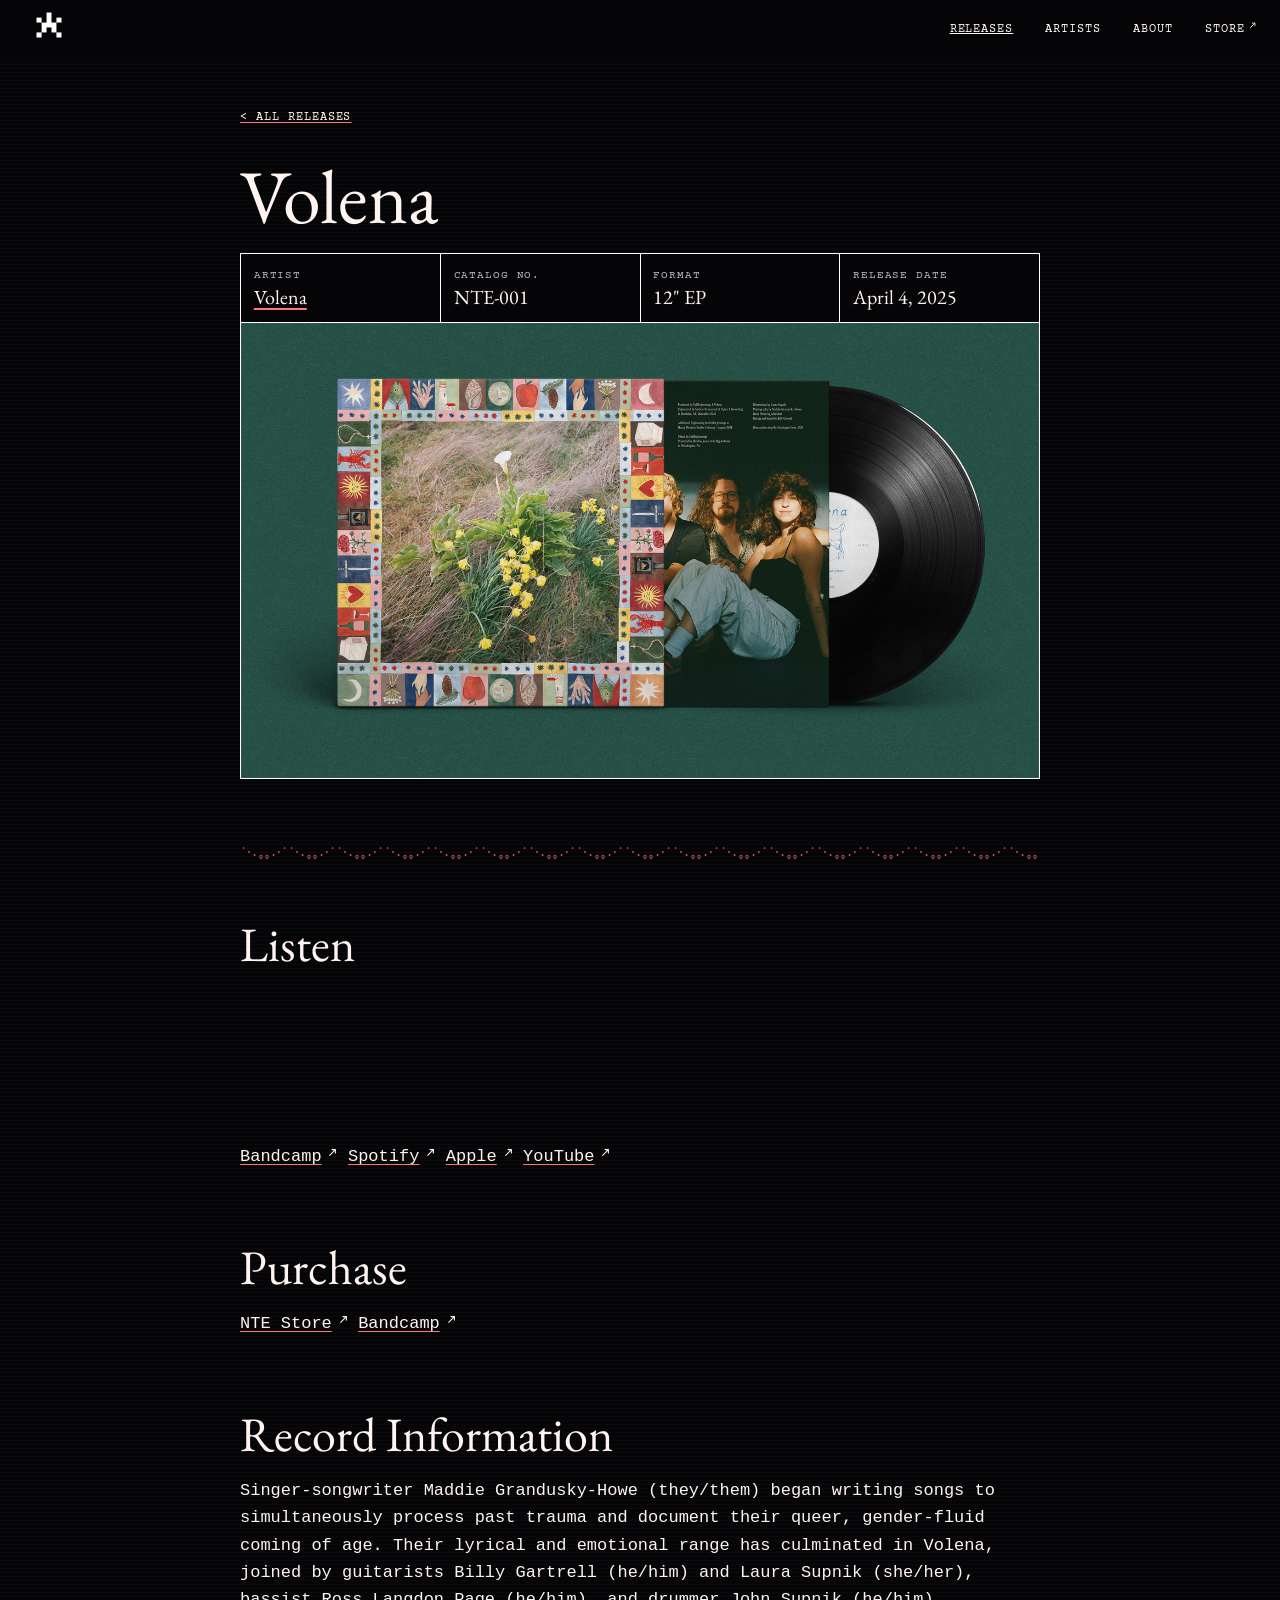
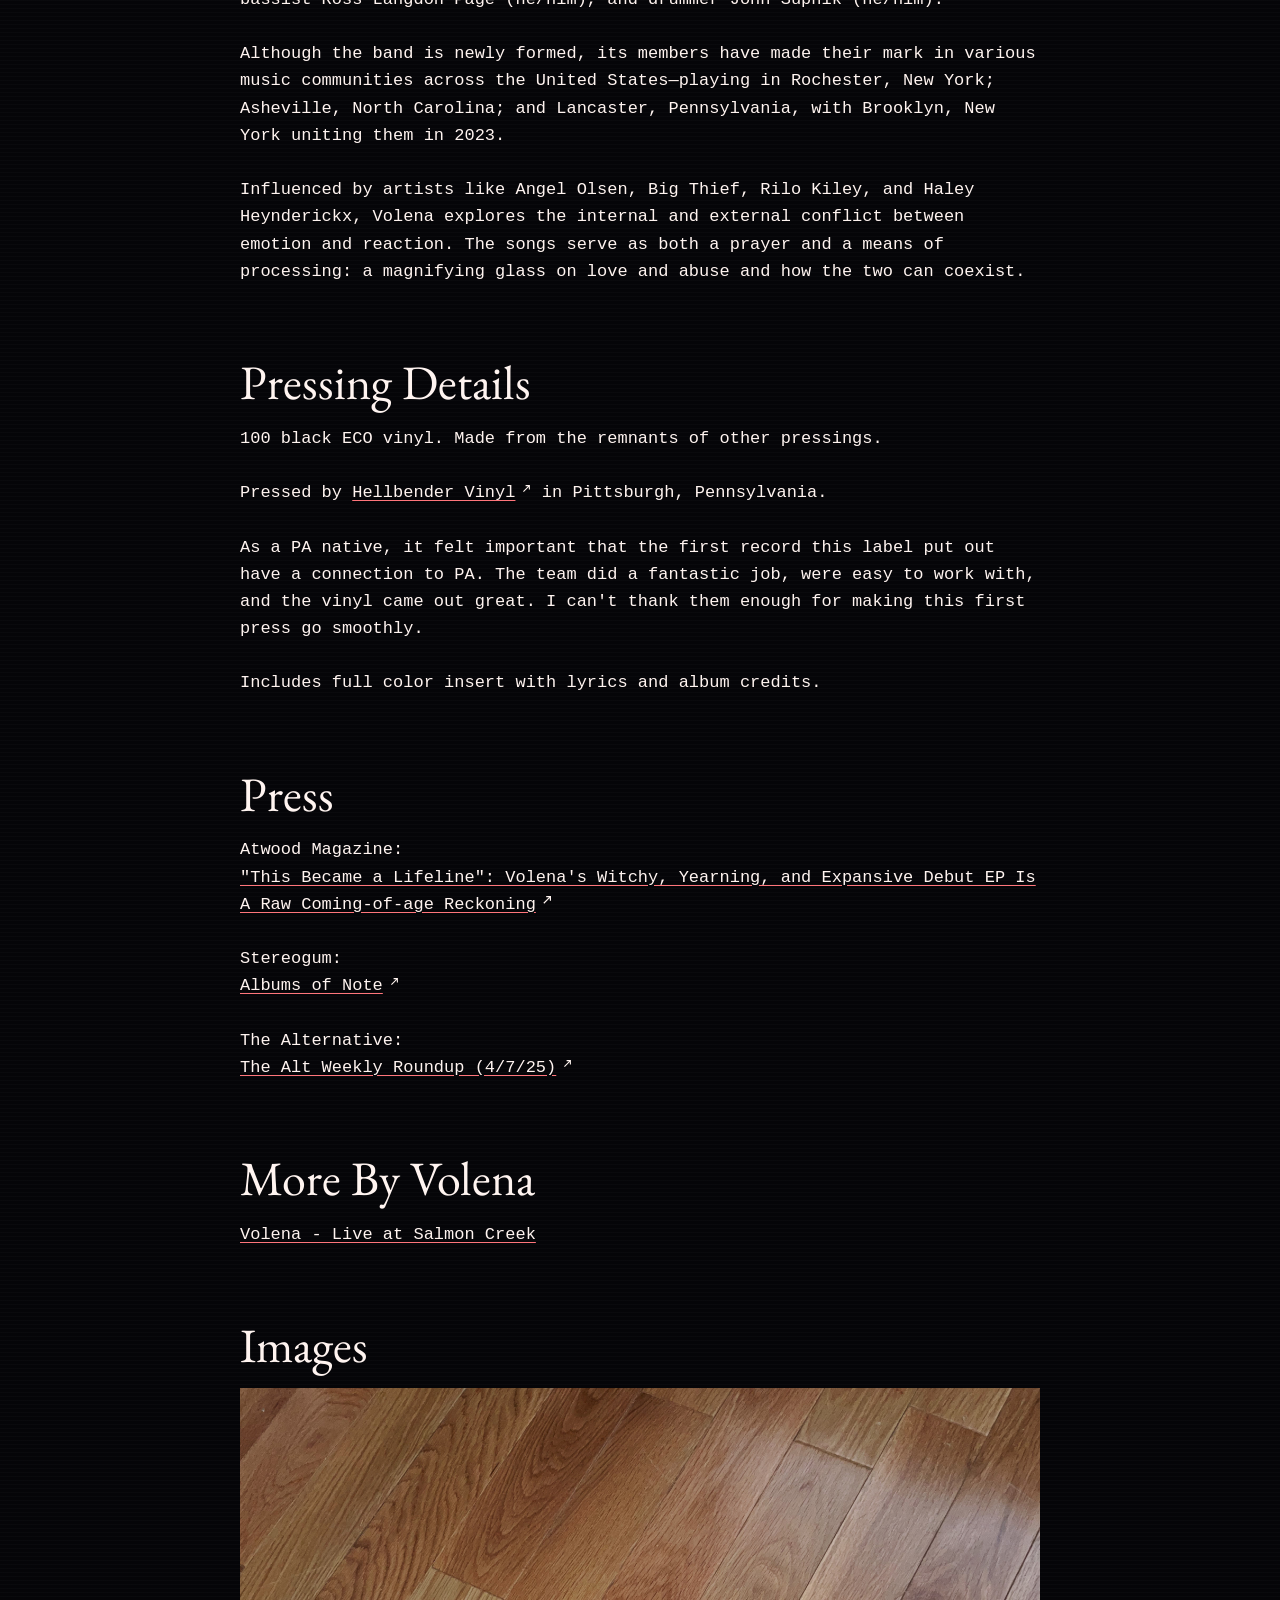
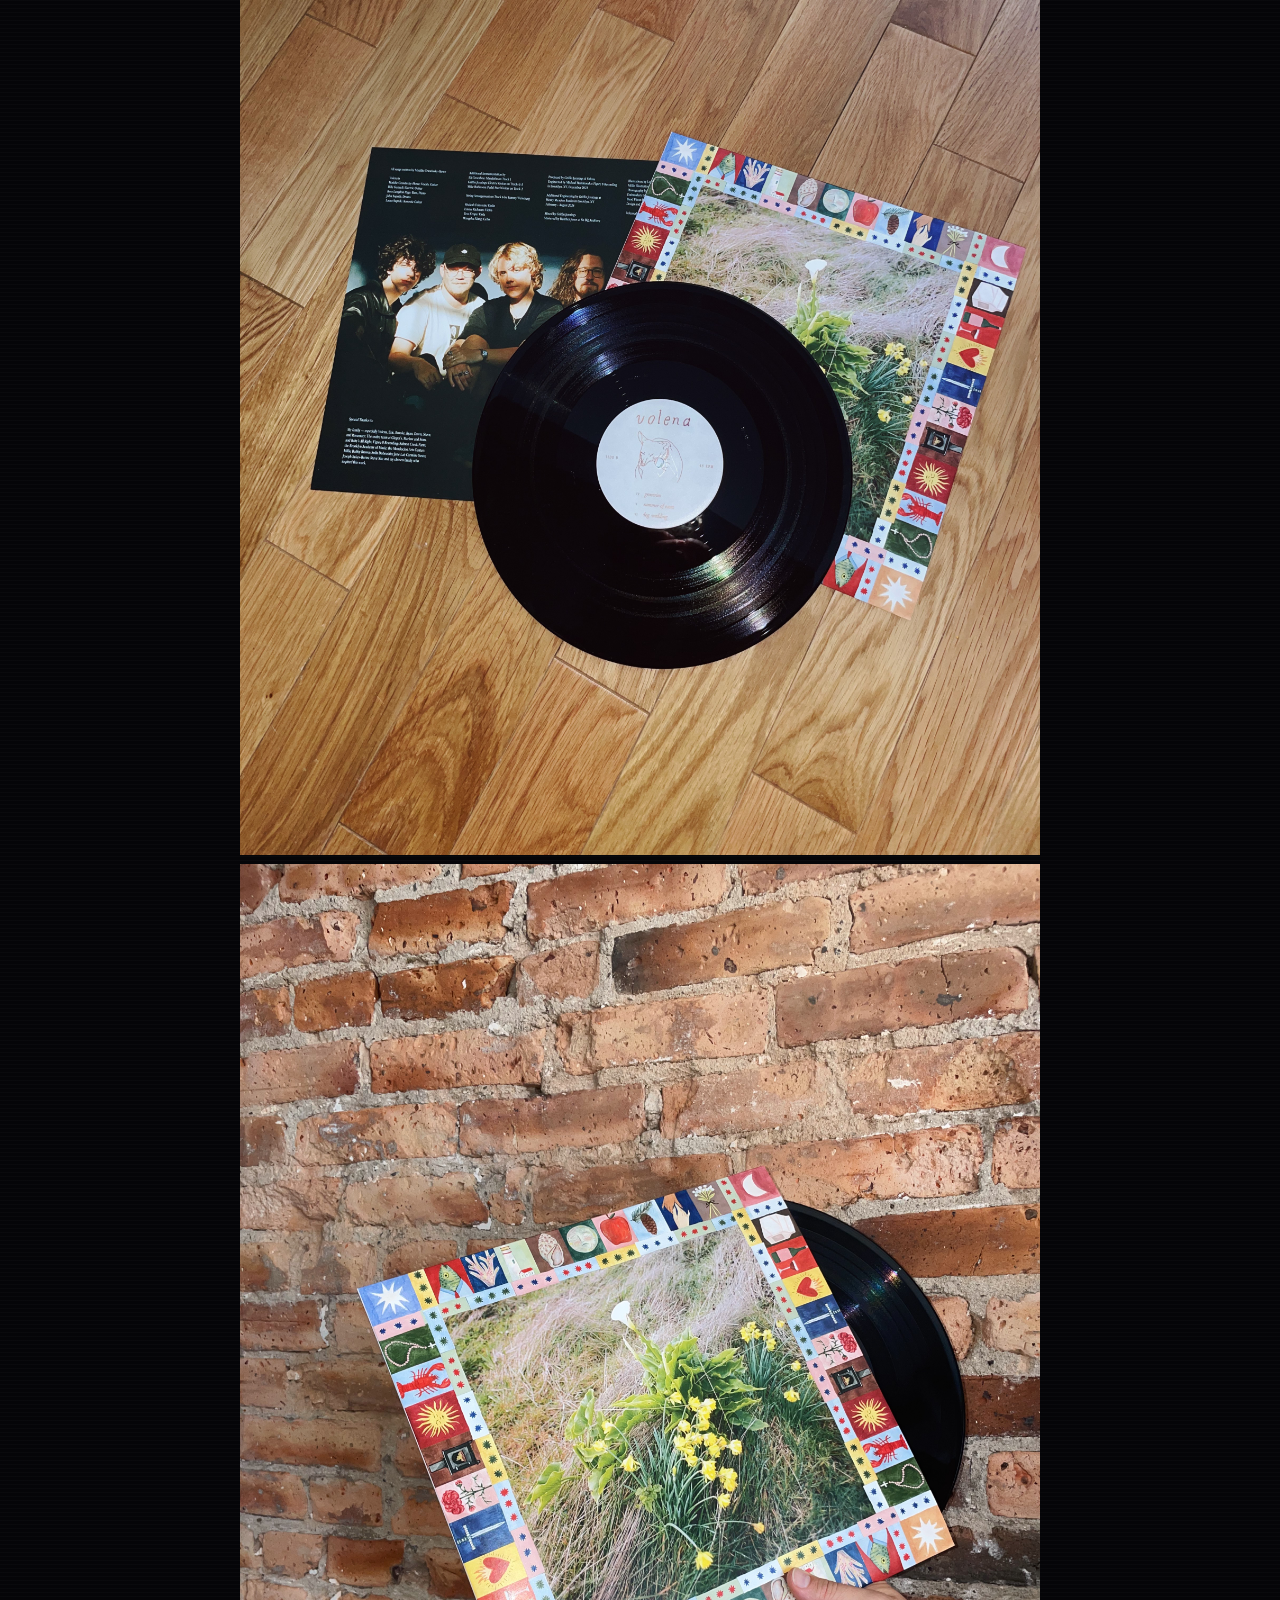
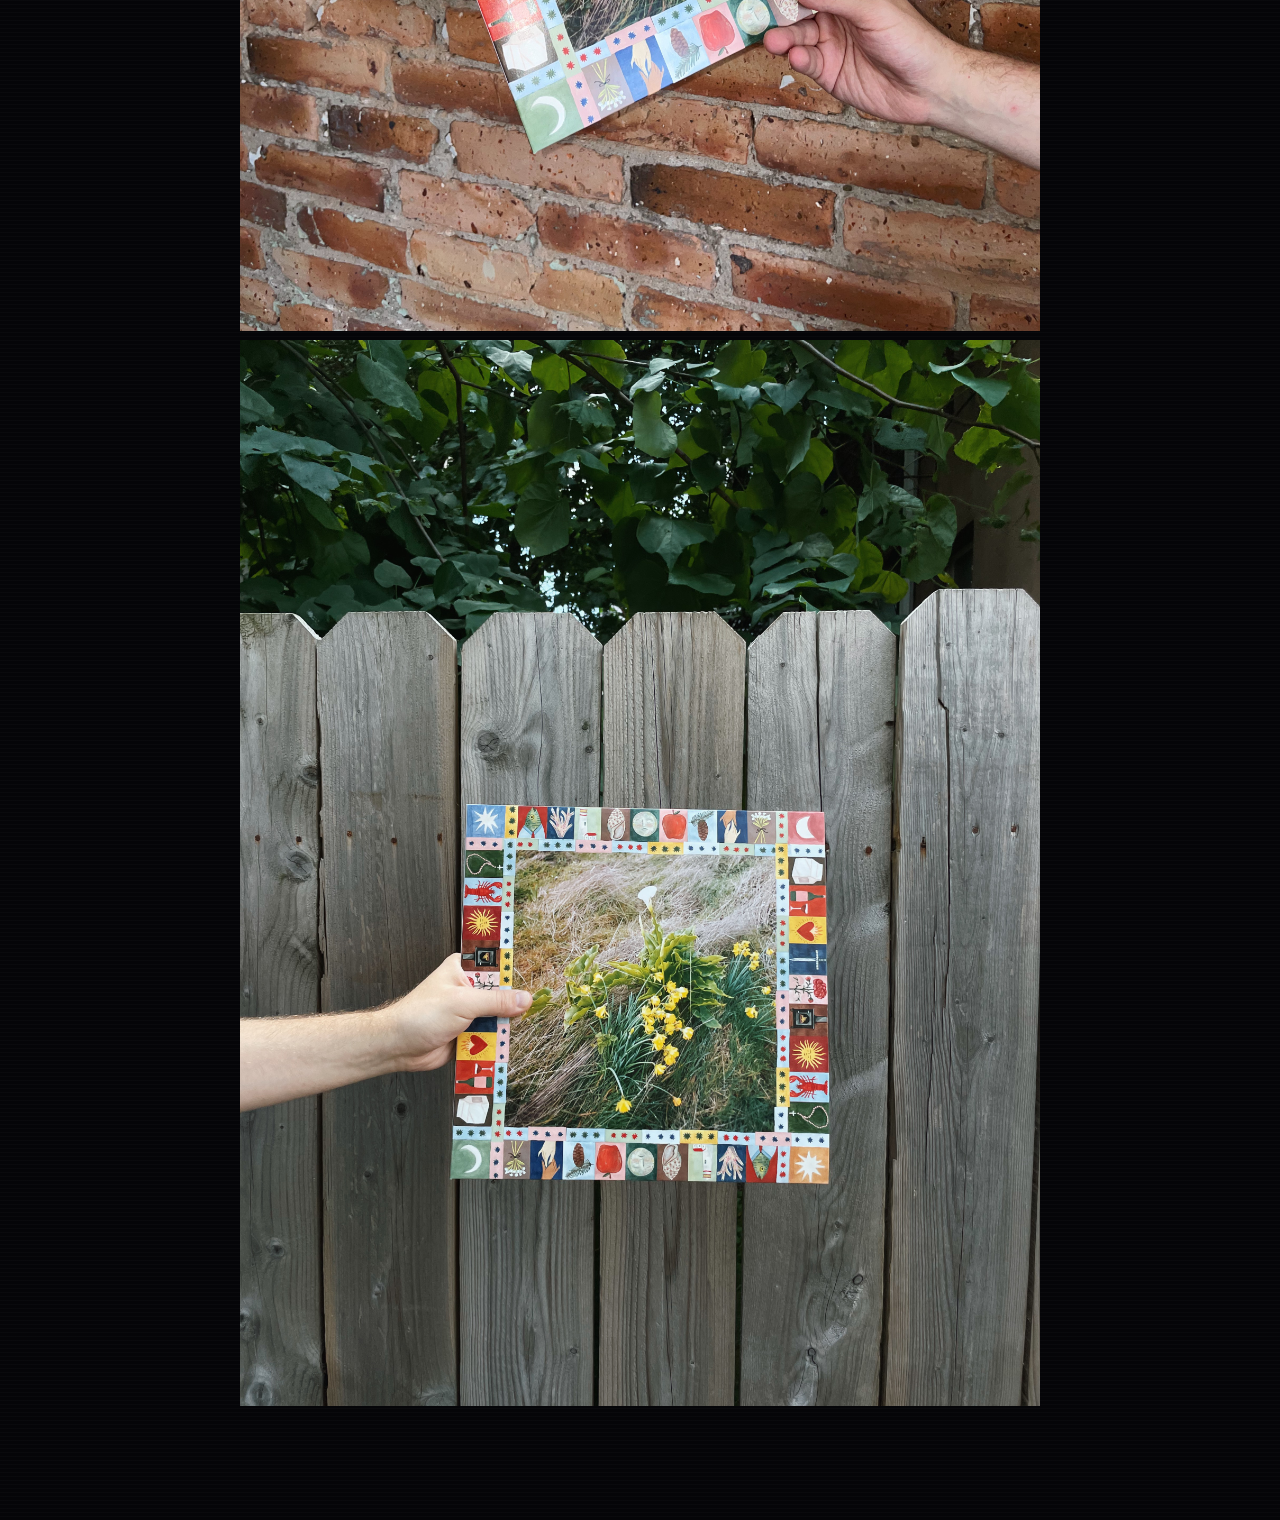
<file: releases/nte-001.html>
<!doctype html>
<html>
<head>
    <meta charset="utf-8">
    <meta name="viewport" content="width=device-width, initial-scale=1">

    <!-- Title -->
    <title>NTE-001: Volena - Volena — Debut EP on Eco Vinyl</title>

    <!-- Meta Description -->
    <meta name="description" content="Explore NTE-001: the debut EP from Volena. Listen to the album, watch music videos, read pressing details, and purchase the limited 100-copy eco-vinyl pressing.">

    <!-- Canonical URL -->
    <link rel="canonical" href="https://www.nothingtoexist.com/releases/nte-001.html">

    <!-- Open Graph -->
    <meta property="og:title" content="NTE-001: Volena, Volena — Debut EP on Eco Vinyl | Nothing to Exist">
    <meta property="og:description" content="Discover the debut EP by Volena with listening links, music videos, pressing details, and purchase options for the limited eco-vinyl release.">
    <meta property="og:type" content="music.album">
    <meta property="og:url" content="https://www.nothingtoexist.com/releases/nte-001.html">
    <meta property="og:image" content="https://www.nothingtoexist.com/img/nte-001-vinyl.jpg">

    <!-- Twitter -->
    <meta name="twitter:card" content="summary_large_image">
    <meta name="twitter:title" content="NTE-001: Volena, Volena — Debut EP on Eco Vinyl">
    <meta name="twitter:description" content="Listen to Volena’s debut EP, view music videos, and purchase the limited eco-vinyl pressing.">
    <meta name="twitter:image" content="https://www.nothingtoexist.com/img/nte-001-vinyl.jpg">

    <!-- Favicon Info -->
    <link rel="apple-touch-icon" sizes="180x180" href="../apple-touch-icon.png">
    <link rel="icon" type="image/png" sizes="32x32" href="../favicon-32x32.png">
    <link rel="icon" type="image/png" sizes="16x16" href="../favicon-16x16.png">
    <link rel="manifest" href="../site.webmanifest">
    <link rel="mask-icon" href="../safari-pinned-tab.svg" color="#ffffff">
    <meta name="msapplication-TileColor" content="#da532c">
    <meta name="theme-color" content="#ffffff">
    <meta name="referrer" content="origin" />

    <!-- Styles -->
    <link rel="stylesheet" href="../css/styles.css">

    <!-- Scripts -->
    <script src="../js/scripts.js"></script>
</head>

<!-- Google tag (gtag.js) -->
<script async src="https://www.googletagmanager.com/gtag/js?id=G-3BVSD89TZG"></script>
<script>
  window.dataLayer = window.dataLayer || [];
  function gtag(){dataLayer.push(arguments);}
  gtag('js', new Date());

  gtag('config', 'G-3BVSD89TZG');
</script>

<body>

    <nav class="nav nte-001">
        <div class="nav-brand" ><a href="../index.html"><img id="gif" src="../1.png" style="width:50px; height:50px;"></a></div>

        <button class="nav-toggle" id="navToggle" aria-label="Toggle navigation" aria-controls="navLinks" aria-expanded="false">
            <span></span>
            <span></span>
            <span></span>
        </button>

        <ul class="nav-links" id="navLinks">
            <li class="active"><a href="../releases.html">Releases</a></li>
            <li><a href="../artists.html">Artists</a></li>
            <li><a href="../about.html">About</a></li>
            <li><a href="https://nothingtoexist.limitedrun.com">Store</a></li>

        </ul>
    </nav>

    <div class="container nte-001">
        <div class="content">           

            <!-- Heading -->
            <div class="section release-header">
                <p class="breadcrumb"><a href="../releases.html">< all releases</a></p><br>
                <h1>Volena</h1>
                <dl class="release-specs">
                    <div>
                        <dt>Artist</dt>
                        <dd><a href="../artists/volena.html">Volena</a></dd>
                    </div>
                    <div>
                        <dt>Catalog No.</dt>
                        <dd>NTE-001</dd>
                    </div>
                    <div>
                        <dt>Format</dt>
                        <dd>12&quot; EP</dd>
                    </div>
                    <div>
                        <dt>Release date</dt>
                        <dd><time datetime="2025-04-04">April 4, 2025</time></dd>
                    </div>
                </dl>
                <!-- Primary Image -->
                <img class="release-image" src="../img/nte-001-vinyl.jpg" title="Volena Vinyl">
            </div>

            <p class="wave-divider" aria-hidden="true"></p>

            <!-- Listen -->
            <div class="section">
                <h2>Listen</h2>
                <iframe style="border: 0; width: 100%; height: 120px;" src="https://bandcamp.com/EmbeddedPlayer/album=3644279112/size=large/bgcol=ffffff/linkcol=0687f5/tracklist=false/artwork=small/transparent=true/" seamless><a href="https://volena.bandcamp.com/album/volena">Volena by Volena</a></iframe><br><br>
                <a href="https://volena.bandcamp.com/" target="_blank" title="Bandcamp">Bandcamp</a> <a href="https://open.spotify.com/album/4jq2rNijvX1iJsBPZWiC0z?si=SXwfgWIVSgizfyjgBFXIDA" target="_blank" title="Spotify">Spotify</a> <a href="https://music.apple.com/us/album/volena-ep/1794799419" target="_blank" title="Apple Music">Apple</a> <a href="https://www.youtube.com/@volenaband" target="_blank" title="YouTube">YouTube</a>
            </div>

            <!-- Purchases -->
            <div class="section">
                <h2>Purchase</h2>
                <a href="https://nothingtoexist.limitedrun.com/products/869376-volena-volena-ep" title="Purchase Volena EP Vinyl From the NTE Store">NTE Store</a>
                <a href="https://volena.bandcamp.com/album/volena" target="_blank" title="Purchase Volena EP Vinyl on Bandcamp">Bandcamp</a>
            </div>

            <!-- Record Information -->
            <div class="section">
                <h2>Record Information</h2>
                <p>Singer-songwriter Maddie Grandusky-Howe (they/them) began writing songs to simultaneously process past trauma and document their queer, gender-fluid coming of age. Their lyrical and emotional range has culminated in Volena, joined by guitarists Billy Gartrell (he/him) and Laura Supnik (she/her), bassist Ross Langdon Page (he/him), and drummer John Supnik (he/him).<br><br>

                Although the band is newly formed, its members have made their mark in various music communities across the United States—playing in Rochester, New York; Asheville, North Carolina; and Lancaster, Pennsylvania, with Brooklyn, New York uniting them in 2023.<br><br>

                Influenced by artists like Angel Olsen, Big Thief, Rilo Kiley, and Haley Heynderickx, Volena explores the internal and external conflict between emotion and reaction. The songs serve as both a prayer and a means of processing: a magnifying glass on love and abuse and how the two can coexist.
                </p>
            </div>

            <!-- Pressing Details -->
            <div class="section">
                <h2>Pressing Details</h2>
                <p>100 black ECO vinyl. Made from the remnants of other pressings.<br><br>
                    Pressed by <a href="https://hellbendervinyl.com/" title="Hellbender Vinyl" target="_blank">Hellbender Vinyl</a> in Pittsburgh, Pennsylvania.<br><br>
                    As a PA native, it felt important that the first record this label put out have a connection to PA. The team did a fantastic job, were easy to work with, and the vinyl came out great. I can't thank them enough for making this first press go smoothly.
                    <br><br>
                    Includes full color insert with lyrics and album credits.
                </p>
            </div>

            <!-- Music Videos -->
            <!-- <div class="section">
                <h2>Music Videos</h2>
                <h3>Song About Winter</h3>
                <iframe width="560" height="315" src="https://www.youtube.com/embed/aCsVANjk8ls?si=8I8MAxvioKr-PkDc" title="YouTube video player" frameborder="0" allow="accelerometer; autoplay; clipboard-write; encrypted-media; gyroscope; picture-in-picture; web-share" referrerpolicy="strict-origin-when-cross-origin" allowfullscreen></iframe>
                
                <h3>Summer of Roses</h3>
                <iframe width="560" height="315" src="https://www.youtube.com/embed/HDQp8E_HTls?si=WefJGkFWX9aZFJ9Y" title="YouTube video player" frameborder="0" allow="accelerometer; autoplay; clipboard-write; encrypted-media; gyroscope; picture-in-picture; web-share" referrerpolicy="strict-origin-when-cross-origin" allowfullscreen></iframe>
            </div> -->

            <!-- Press -->
            <div class="section">
                <h2>Press</h2>

                Atwood Magazine:
                <a href="https://atwoodmagazine.com/volena-debut-ep-interview-music-feature/" target="_blank" title="Atwood Magazine: This Became a Lifeline: Volena's Witchy, Yearning, and Expansive Debut EP Is A Raw Coming-of-age Reckoning"><br>"This Became a Lifeline": Volena's Witchy, Yearning, and Expansive Debut EP Is A Raw Coming-of-age Reckoning</a><br><br>
                Stereogum:<br>
                <a href="https://web.archive.org/web/20250403063816/https://www.stereogum.com/2302350/album-of-the-week-momma-welcome-to-my-blue-sky/reviews/album-of-the-week/" target="_blank" title="Stereogum: Albums of Note">Albums of Note</a><br><br>
                The Alternative:<br>
                <a href="https://www.getalternative.com/the-alt-weekly-roundup-4-7-25/" target="_blank">The Alt Weekly Roundup (4/7/25)</a>
            </div>

            <!-- More -->
            <div class="section">
                <h2>More By Volena</h2>
                <p><a href="nte-003.html">Volena - Live at Salmon Creek</a></p>
            </div>

            <!-- Images -->
            <div class="section">
                <h2>Images</h2>
                <img class="" src="../img/nte-001-photo-1.jpg" title="Volena Vinyl">
                <img class="" src="../img/nte-001-photo-2.jpg" title="Volena Vinyl">
                <img class="" src="../img/nte-001-photo-3.jpg" title="Volena Vinyl">
            </div>

        </div>
    </div>
    
</body>
</html>
</file>
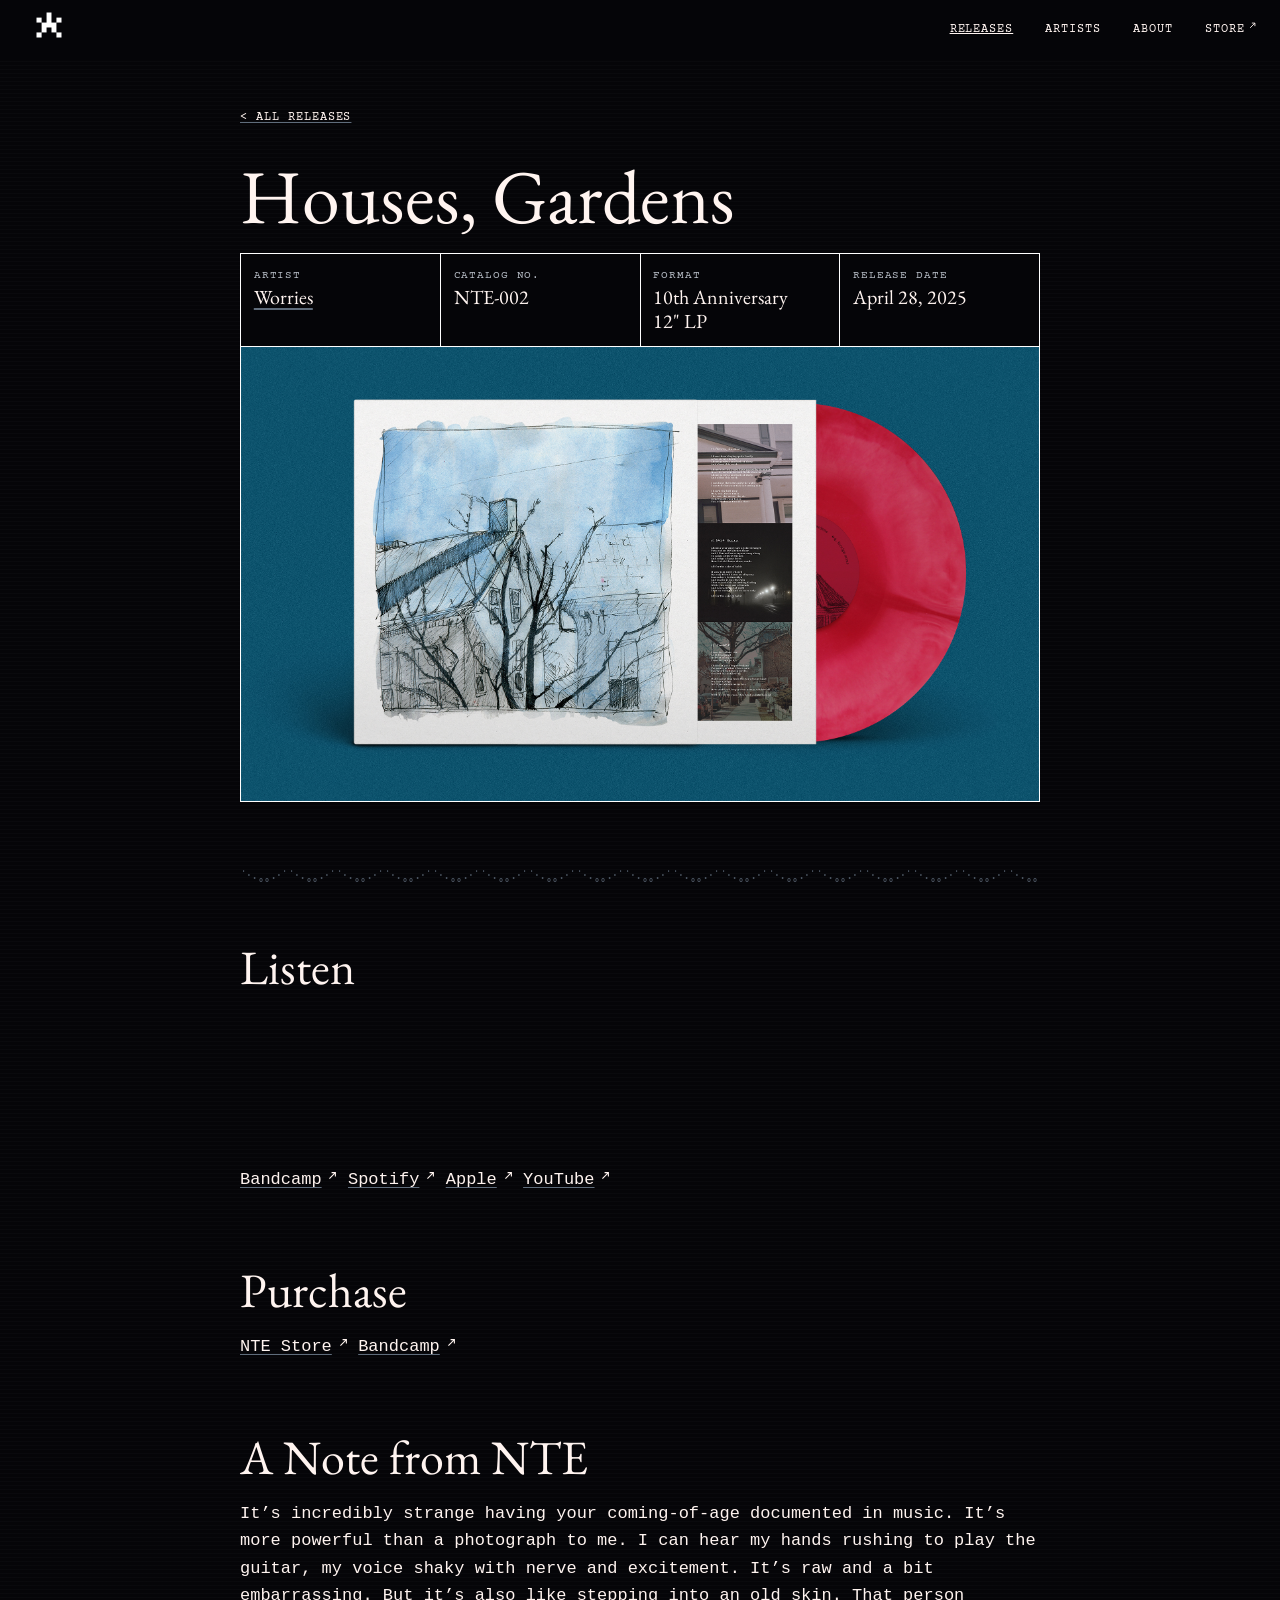
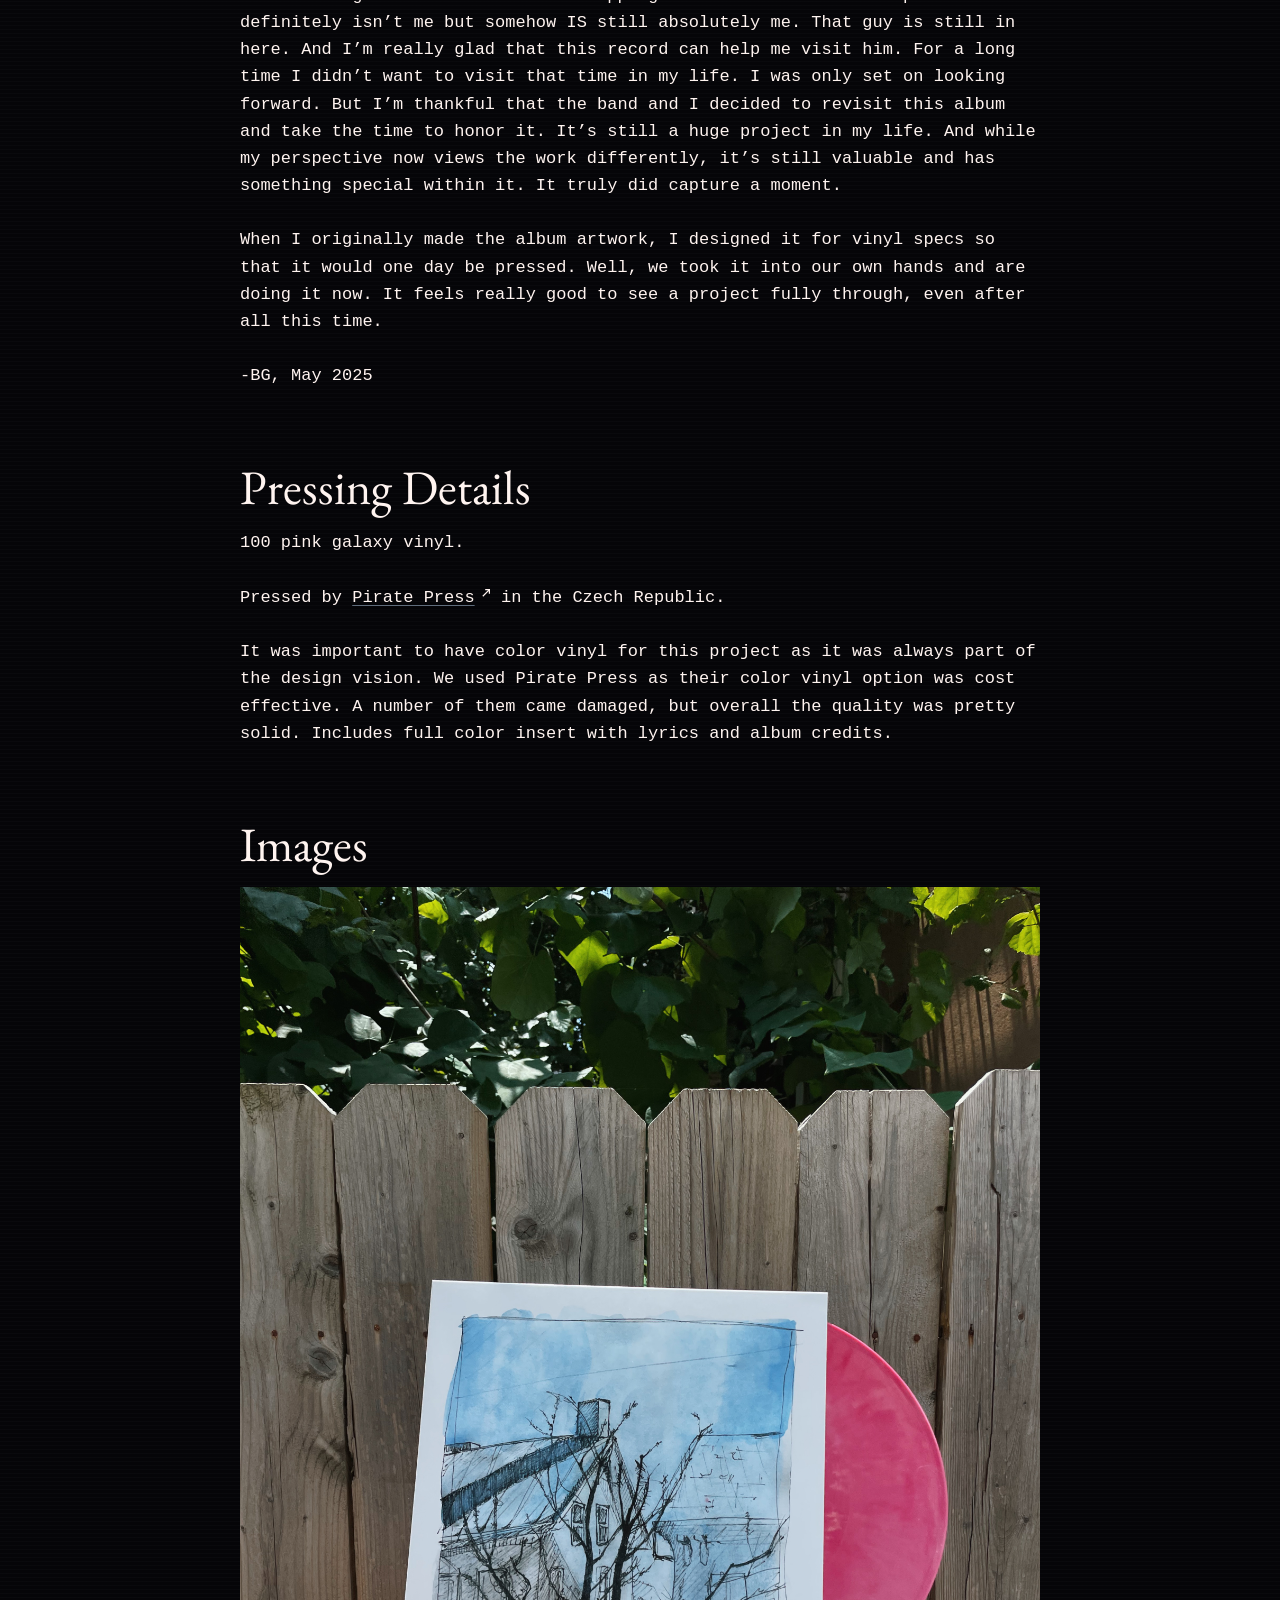
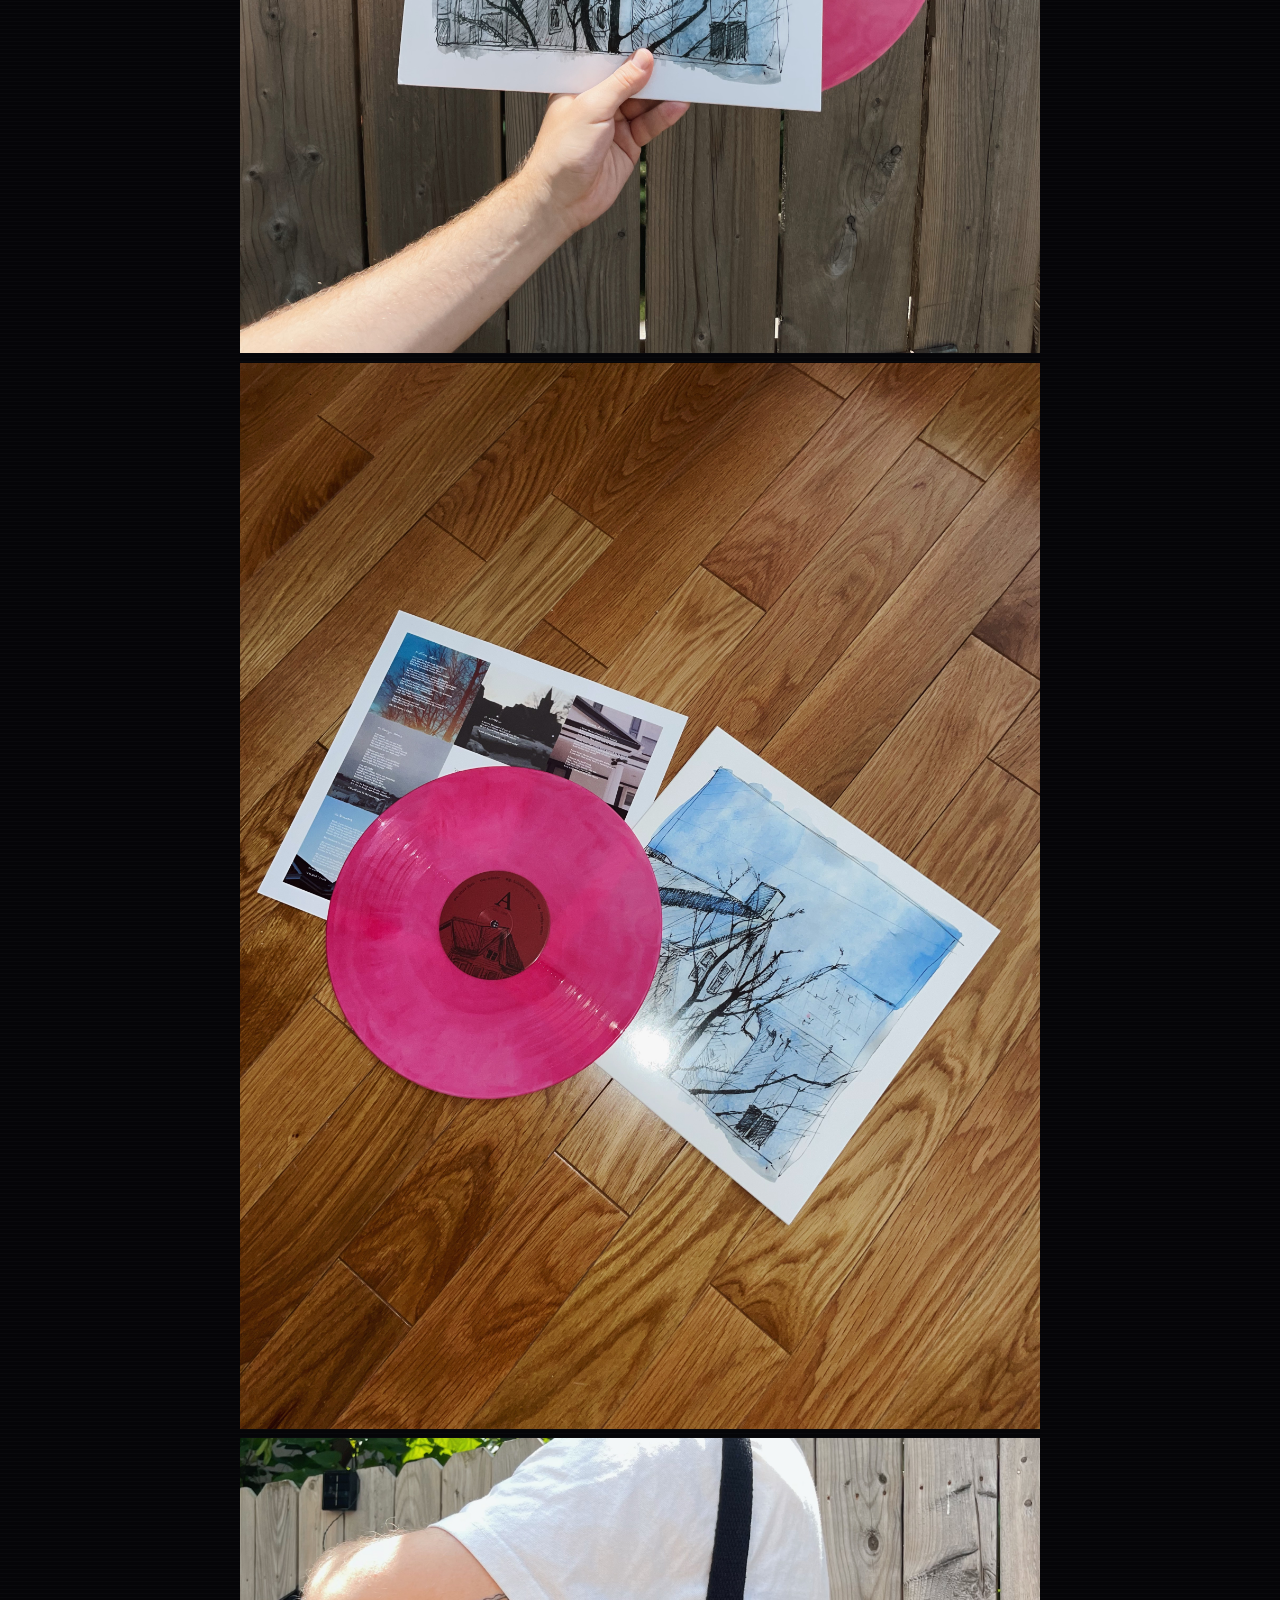
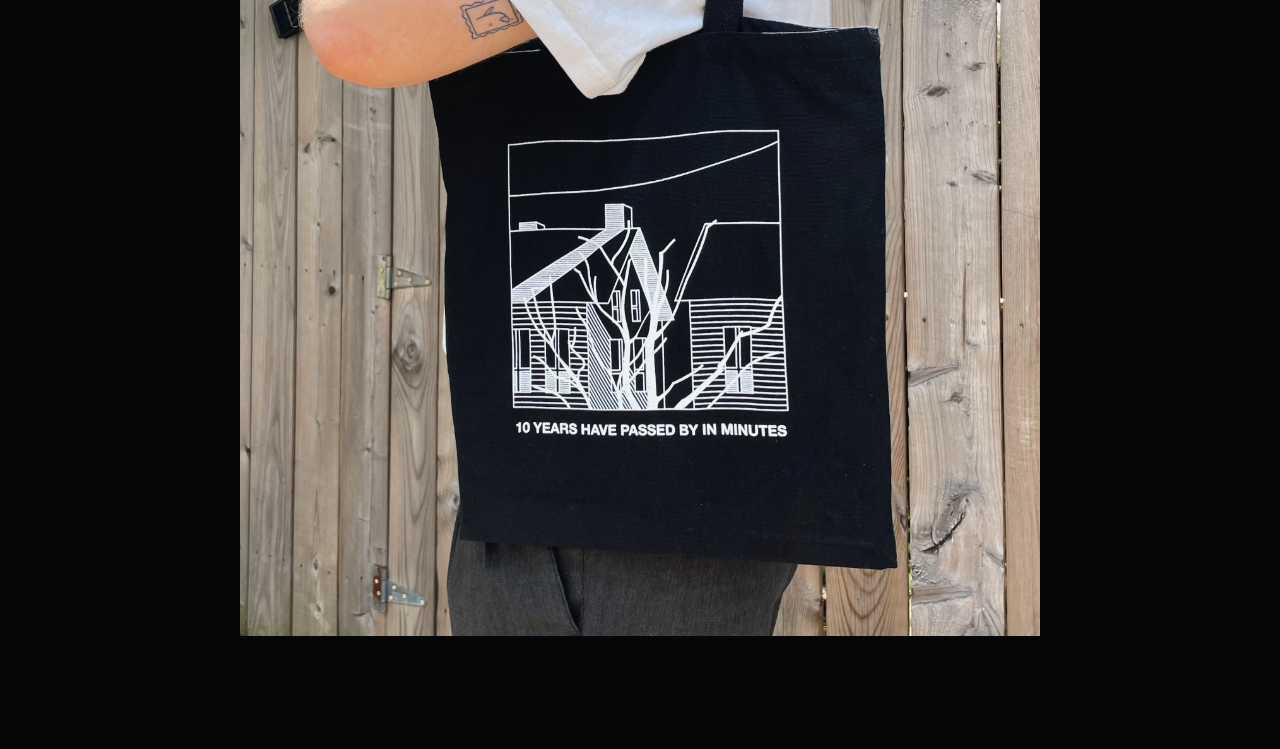
<file: releases/nte-002.html>
<!doctype html>
<html>
<head>
    <meta charset="utf-8">
    <meta name="viewport" content="width=device-width, initial-scale=1">

    <!-- Title -->
    <title>NTE-002: Worries — Houses, Gardens (10 Year Anniversary Vinyl)</title>

    <!-- Meta Description -->
    <meta name="description" content="Explore NTE-002: Worries – Houses, Gardens (10 Year Anniversary). Listen to the album, view pressing details, and purchase the limited pink galaxy vinyl pressing.">

    <!-- Canonical URL -->
    <link rel="canonical" href="https://www.nothingtoexist.com/releases/nte-002.html">

    <!-- Open Graph -->
    <meta property="og:title" content="NTE-002: Worries — Houses, Gardens (10 Year Anniversary Vinyl) | Nothing to Exist">
    <meta property="og:description" content="Discover the 10-year anniversary pressing of Houses, Gardens by Worries, including listening links, pressing details, and the limited pink galaxy vinyl release.">
    <meta property="og:type" content="music.album">
    <meta property="og:url" content="https://www.nothingtoexist.com/releases/nte-002.html">
    <meta property="og:image" content="https://www.nothingtoexist.com/img/nte-002-vinyl.jpg">

    <!-- Twitter -->
    <meta name="twitter:card" content="summary_large_image">
    <meta name="twitter:title" content="NTE-002: Worries — Houses, Gardens (10 Year Anniversary Vinyl)">
    <meta name="twitter:description" content="Listen to Houses, Gardens by Worries and explore details about the limited 10-year anniversary vinyl pressing.">
    <meta name="twitter:image" content="https://www.nothingtoexist.com/img/nte-002-vinyl.jpg">

    <!-- Favicon Info -->
    <link rel="apple-touch-icon" sizes="180x180" href="../apple-touch-icon.png">
    <link rel="icon" type="image/png" sizes="32x32" href="../favicon-32x32.png">
    <link rel="icon" type="image/png" sizes="16x16" href="../favicon-16x16.png">
    <link rel="manifest" href="../site.webmanifest">
    <link rel="mask-icon" href="../safari-pinned-tab.svg" color="#ffffff">
    <meta name="msapplication-TileColor" content="#da532c">
    <meta name="theme-color" content="#ffffff">
    <meta name="referrer" content="origin" />

    <!-- Styles -->
    <link rel="stylesheet" href="../css/styles.css">

    <!-- Scripts -->
    <script src="../js/scripts.js"></script>
</head>

<!-- Google tag (gtag.js) -->
<script async src="https://www.googletagmanager.com/gtag/js?id=G-3BVSD89TZG"></script>
<script>
  window.dataLayer = window.dataLayer || [];
  function gtag(){dataLayer.push(arguments);}
  gtag('js', new Date());

  gtag('config', 'G-3BVSD89TZG');
</script>

<body>

    <nav class="nav nte-002">
        <div class="nav-brand" ><a href="../index.html"><img id="gif" src="../1.png" style="width:50px; height:50px;"></a></div>

        <button class="nav-toggle" id="navToggle" aria-label="Toggle navigation" aria-controls="navLinks" aria-expanded="false">
            <span></span>
            <span></span>
            <span></span>
        </button>

        <ul class="nav-links" id="navLinks">
            <li class="active"><a href="../releases.html">Releases</a></li>
            <li><a href="../artists.html">Artists</a></li>
            <li><a href="../about.html">About</a></li>
            <li><a href="https://nothingtoexist.limitedrun.com">Store</a></li>

        </ul>
    </nav>

    <div class="container nte-002">
        <div class="content">
            <div class="section release-header">
                <p class="breadcrumb"><a href="../releases.html">< all releases</a></p><br>

                <h1>Houses, Gardens</h1>
                <dl class="release-specs">
                    <div>
                        <dt>Artist</dt>
                        <dd><a href="../artists/worries.html">Worries</a></dd>
                    </div>
                    <div>
                        <dt>Catalog No.</dt>
                        <dd>NTE-002</dd>
                    </div>
                    <div>
                        <dt>Format</dt>
                        <dd>10th Anniversary 12&quot;&nbsp;LP</dd>
                    </div>
                    <div>
                        <dt>Release date</dt>
                        <dd><time datetime="2025-04-28">April 28, 2025</time></dd>
                    </div>
                </dl>
                <img class="release-image" src="../img/nte-002-vinyl.jpg" title="Houses, Gardens Vinyl">
            </div>

            <p class="wave-divider" aria-hidden="true"></p>

            <!-- Listen -->
            <div class="section">
                <h2>Listen</h2>
                <iframe style="border: 0; width: 100%; height: 120px;" src="https://bandcamp.com/EmbeddedPlayer/album=2978836244/size=large/bgcol=ffffff/linkcol=0687f5/tracklist=false/artwork=small/transparent=true/" seamless><a href="https://worries.bandcamp.com/album/houses-gardens">Houses, Gardens by Worries</a></iframe><br><br>
                <a href="https://worries.bandcamp.com/album/houses-gardens" target="_blank" title="Bandcamp">Bandcamp</a> <a href="https://open.spotify.com/album/7H5a71kuW6qdlOVZLJ4glN?si=OqA-4LKvQgGGSPLdpJJkKQ" target="_blank" title="Spotify">Spotify</a> <a href="https://music.apple.com/us/album/houses-gardens/987922978" target="_blank" title="Apple Music">Apple</a> <a href="https://www.youtube.com/watch?v=lZvlCvBw2yk&list=PLlK7uGOvJfip7JDYRJJJLKhwY1BYwjB36" target="_blank" title="YouTube">YouTube</a>
            </div>

            <!-- Purchases -->
            <div class="section">
                <h2>Purchase</h2>
                <a href="https://nothingtoexist.limitedrun.com/products/869377-worries-houses-gardens" title="Purchase Houses, Gardens Vinyl From the NTE Store">NTE Store</a>
                <a href="https://worries.bandcamp.com/album/houses-gardens" target="_blank" title="Purchase Houses, Gardens Vinyl Here">Bandcamp</a>
            </div>


            <div class="section">
                <h2>A Note from NTE</h2>
                <p>It’s incredibly strange having your coming-of-age documented in music. It’s more powerful than a photograph to me. I can hear my hands rushing to play the guitar, my voice shaky with nerve and excitement. It’s raw and a bit embarrassing. But it’s also like stepping into an old skin. That person definitely isn’t me but somehow IS still absolutely me. That guy is still in here. And I’m really glad that this record can help me visit him. For a long time I didn’t want to visit that time in my life. I was only set on looking forward. But I’m thankful that the band and I decided to revisit this album and take the time to honor it. It’s still a huge project in my life. And while my perspective now views the work differently, it’s still valuable and has something special within it. It truly did capture a moment.<br><br>
                    When I originally made the album artwork, I designed it for vinyl specs so that it would one day be pressed. Well, we took it into our own hands and are doing it now. It feels really good to see a project fully through, even after all this time.<br><br>
                    -BG, May 2025</p>
            </div>

            <!-- Pressing Details -->
            <div class="section">
                <h2>Pressing Details</h2>
                <p>100 pink galaxy vinyl.<br><br>
                    Pressed by <a href="https://www.piratespress.com/" target="_blank">Pirate Press</a> in the Czech Republic.<br><br>
                    It was important to have color vinyl for this project as it was always part of the design vision. We used Pirate Press as their color vinyl option was cost effective. A number of them came damaged, but overall the quality was pretty solid.
                    Includes full color insert with lyrics and album credits.
                </p>
            </div>

            <!-- Images -->
            <div class="section">
                <h2>Images</h2>
                <img class="" src="../img/nte-002-photo-1.jpg" title="Worries Vinyl">
                <img class="" src="../img/nte-002-photo-2.jpg" title="Worries Vinyl">
                <img class="" src="../img/nte-002-photo-3.jpg" title="Worries Vinyl">
            </div>

        </div>
    </div>
    
</body>
</html>
</file>
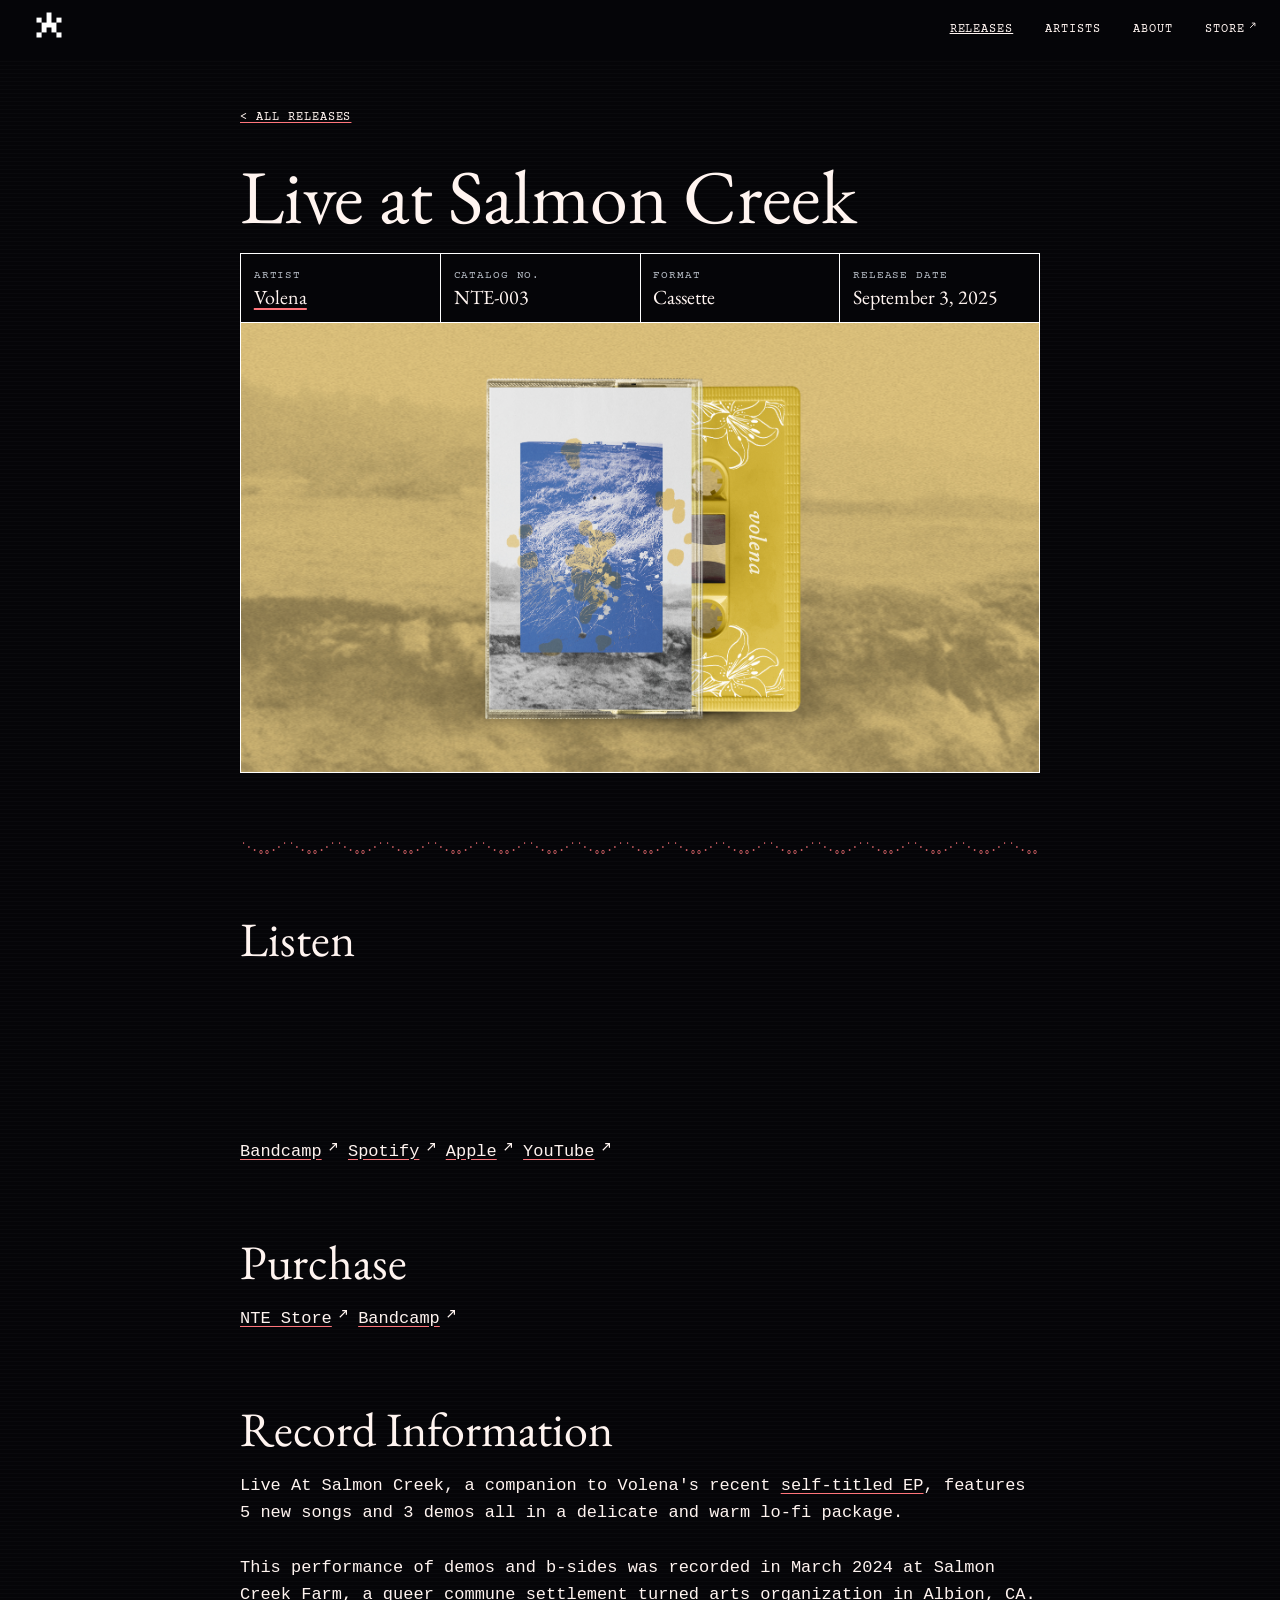
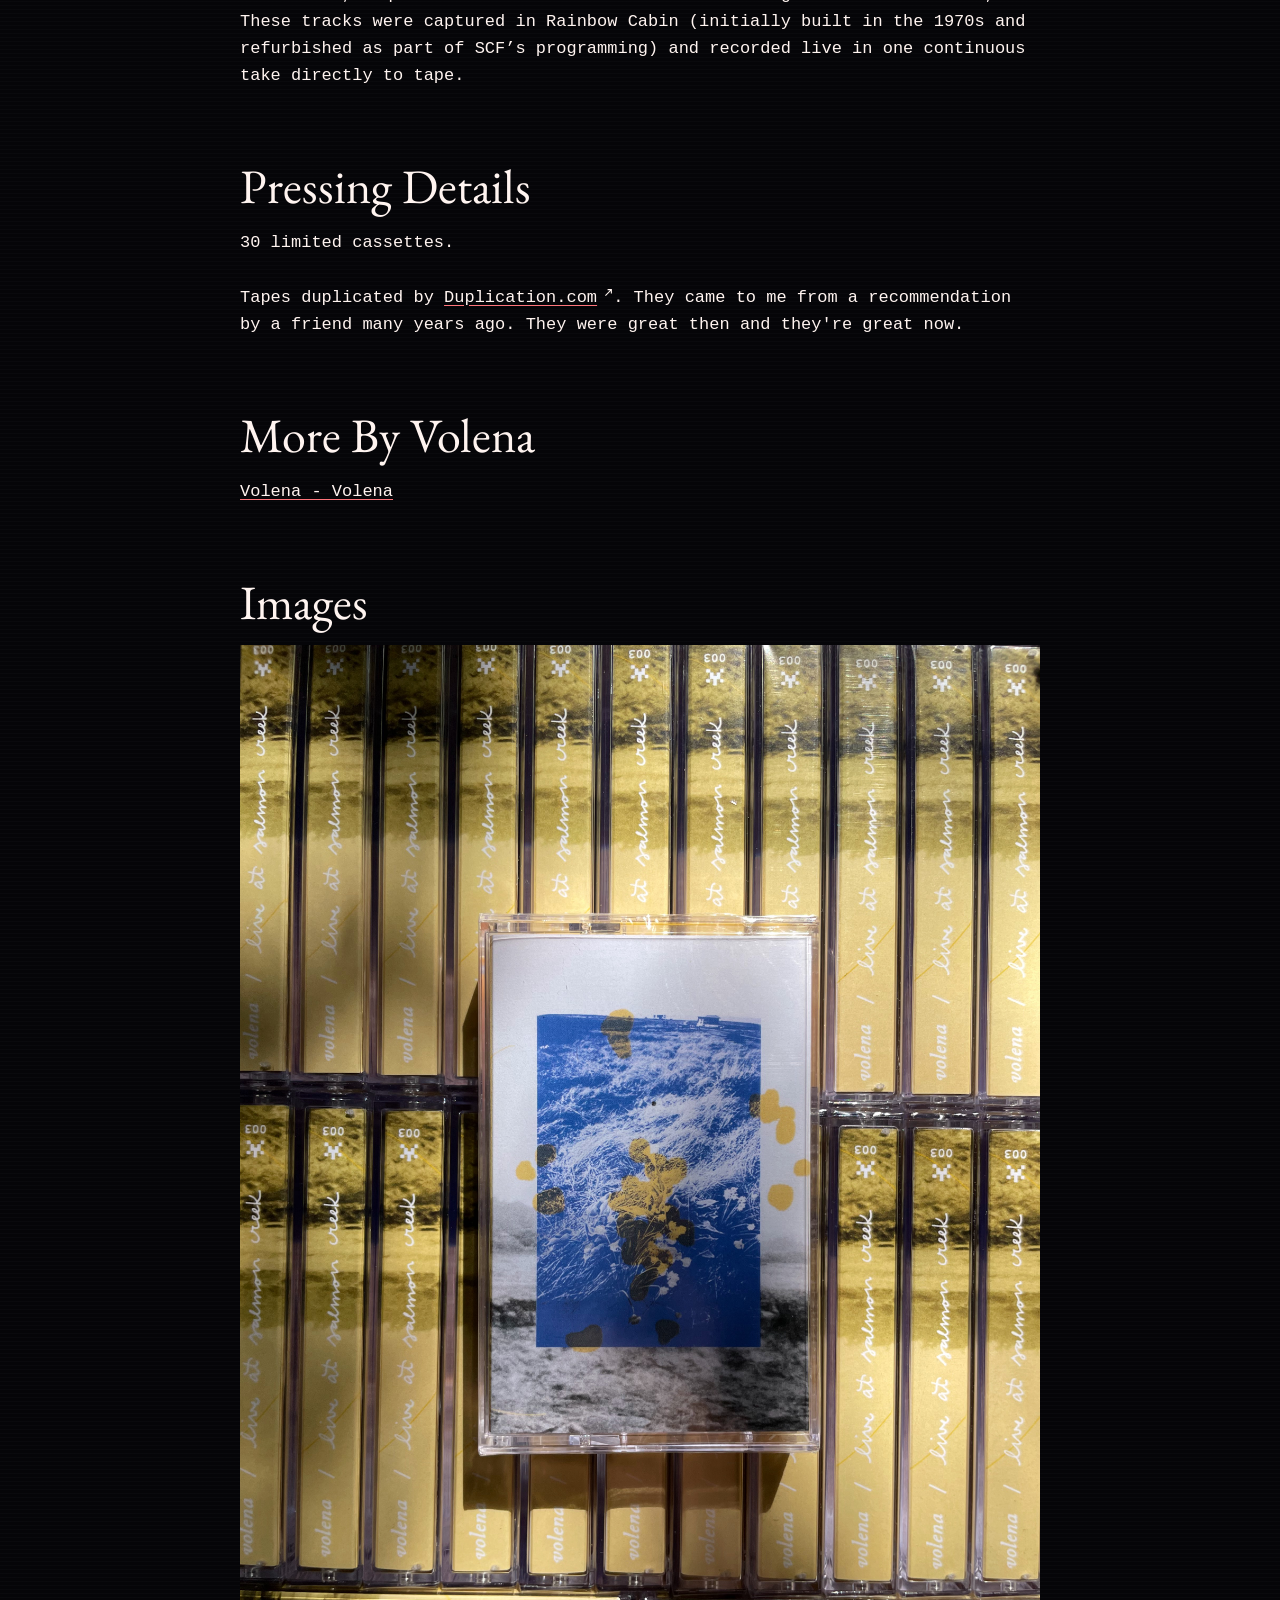
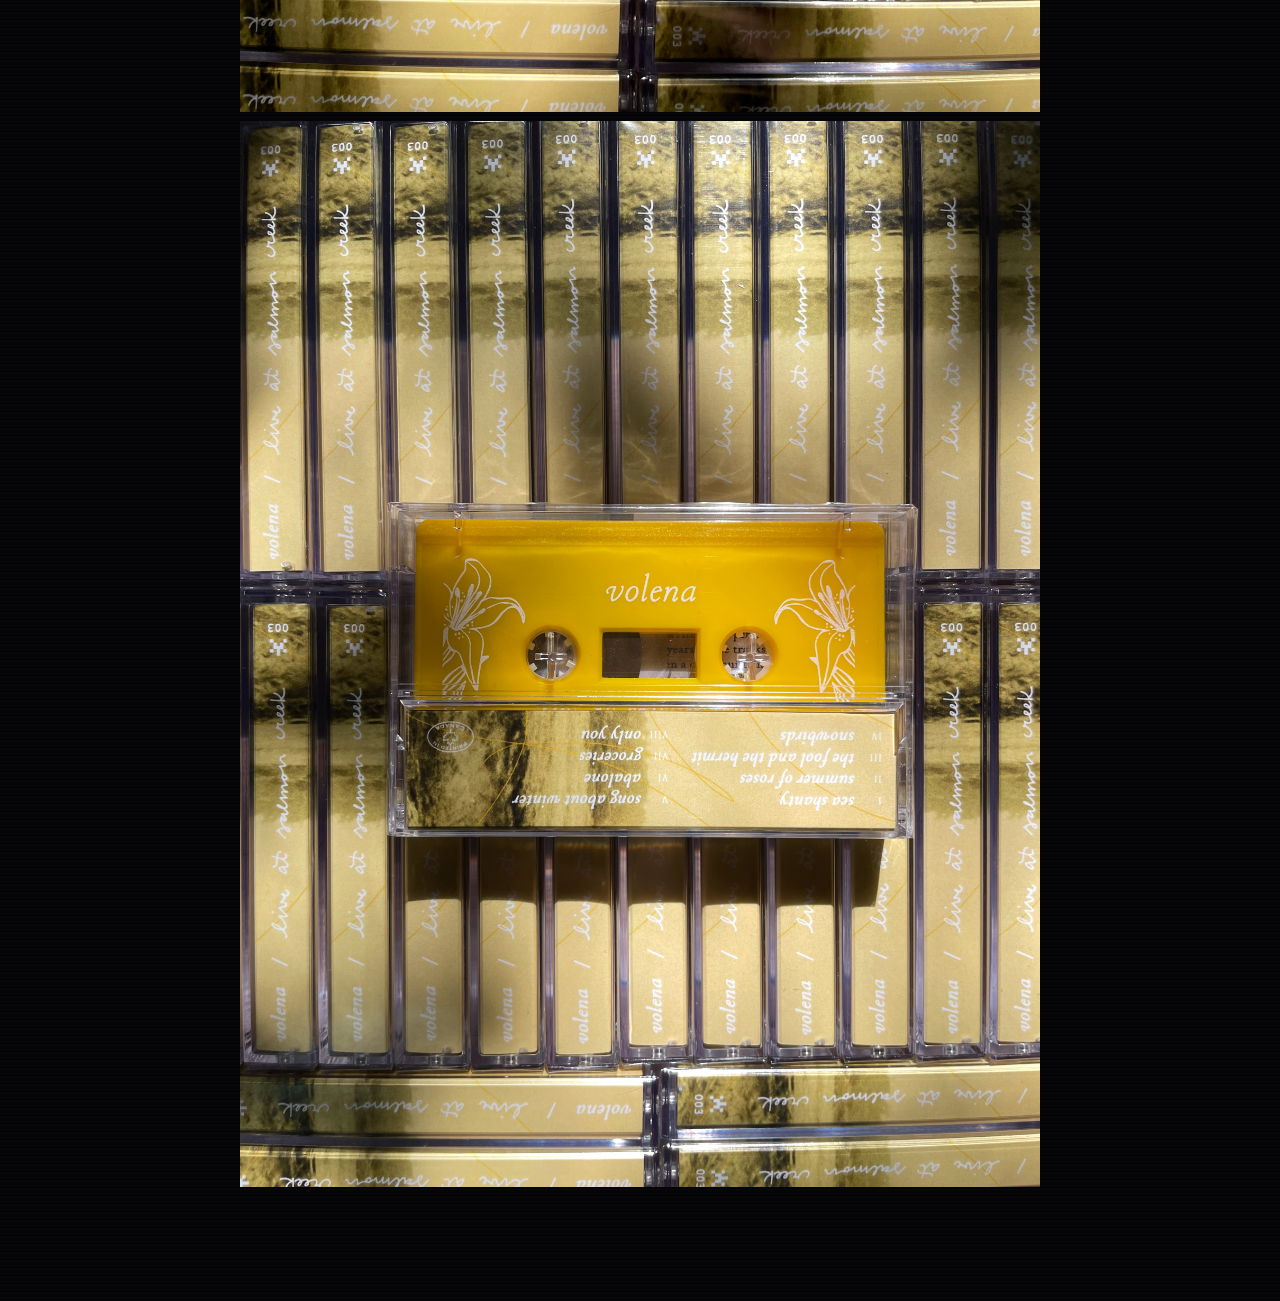
<file: releases/nte-003.html>
<!doctype html>
<html>
<head>
    <meta charset="utf-8">
    <meta name="viewport" content="width=device-width, initial-scale=1">

    <!-- Title -->
    <title>NTE-003: Volena — Live at Salmon Creek Cassette | Nothing to Exist</title>

    <!-- Meta Description -->
    <meta name="description" content="NTE-003: Volena — Live at Salmon Creek, a limited cassette release from Nothing to Exist. Purchase on Bandcamp, listen on Spotify, Apple Music, and YouTube.">

    <!-- Canonical URL -->
    <link rel="canonical" href="https://www.nothingtoexist.com/releases/nte-003.html">

    <!-- Open Graph -->
    <meta property="og:title" content="NTE-003: Volena — Live at Salmon Creek Cassette | Nothing to Exist">
    <meta property="og:description" content="Discover NTE-003: Volena's Live at Salmon Creek on cassette. Limited edition release from Nothing to Exist. Purchase, stream, and enjoy physical media.">
    <meta property="og:type" content="music.album">
    <meta property="og:url" content="https://www.nothingtoexist.com/releases/nte-003.html">
    <meta property="og:image" content="https://www.nothingtoexist.com/img/nte-003-cassette.jpg">

    <!-- Twitter -->
    <meta name="twitter:card" content="summary_large_image">
    <meta name="twitter:title" content="NTE-003: Volena — Live at Salmon Creek Cassette | Nothing to Exist">
    <meta name="twitter:description" content="Check out NTE-003: Volena’s Live at Salmon Creek on cassette. Limited edition from Nothing to Exist. Stream and purchase online.">
    <meta name="twitter:image" content="https://www.nothingtoexist.com/img/nte-003-cassette.jpg">

    <!-- Favicons -->
    <link rel="apple-touch-icon" sizes="180x180" href="../apple-touch-icon.png">
    <link rel="icon" type="image/png" sizes="32x32" href="../favicon-32x32.png">
    <link rel="icon" type="image/png" sizes="16x16" href="../favicon-16x16.png">
    <link rel="manifest" href="../site.webmanifest">
    <link rel="mask-icon" href="../safari-pinned-tab.svg" color="#ffffff">
    <meta name="msapplication-TileColor" content="#da532c">
    <meta name="theme-color" content="#ffffff">
    <meta name="referrer" content="origin">

    <!-- Styles -->
    <link rel="stylesheet" href="../css/styles.css">

    <!-- Scripts -->
    <script src="../js/scripts.js" defer></script>
</head>



<!-- Google tag (gtag.js) -->
<script async src="https://www.googletagmanager.com/gtag/js?id=G-3BVSD89TZG"></script>
<script>
  window.dataLayer = window.dataLayer || [];
  function gtag(){dataLayer.push(arguments);}
  gtag('js', new Date());

  gtag('config', 'G-3BVSD89TZG');
</script>

<body>

    <nav class="nav nte-003">
        <div class="nav-brand" ><a href="../index.html"><img id="gif" src="../1.png" style="width:50px; height:50px;"></a></div>

        <button class="nav-toggle" id="navToggle" aria-label="Toggle navigation" aria-controls="navLinks" aria-expanded="false">
            <span></span>
            <span></span>
            <span></span>
        </button>

        <ul class="nav-links" id="navLinks">
            <li class="active"><a href="../releases.html">Releases</a></li>
            <li><a href="../artists.html">Artists</a></li>
            <li><a href="../about.html">About</a></li>
            <li><a href="https://nothingtoexist.limitedrun.com">Store</a></li>

        </ul>
    </nav>

    <div class="container nte-003">
        <div class="content">
             
            <!-- Heading -->
            <div class="section release-header">
                <p class="breadcrumb"><a href="../releases.html">< all releases</a></p><br>

                <h1>Live at Salmon Creek</h1>
                <dl class="release-specs">
                    <div>
                        <dt>Artist</dt>
                        <dd><a href="../artists/volena.html">Volena</a></dd>
                    </div>
                    <div>
                        <dt>Catalog No.</dt>
                        <dd>NTE-003</dd>
                    </div>
                    <div>
                        <dt>Format</dt>
                        <dd>Cassette</dd>
                    </div>
                    <div>
                        <dt>Release date</dt>
                        <dd><time datetime="2025-09-03">September 3, 2025</time></dd>
                    </div>
                </dl>
                <!-- Primary Image -->
                <img class="release-image" src="../img/nte-003-cassette.jpg" title="Live at Salmon Creek Cassette">
            </div>

            <p class="wave-divider" aria-hidden="true"></p>

            <!-- Listen -->
            <div class="section">
                <h2>Listen</h2>
                <iframe style="border: 0; width: 100%; height: 120px;" src="https://bandcamp.com/EmbeddedPlayer/album=1111937496/size=large/bgcol=ffffff/linkcol=0687f5/tracklist=false/artwork=small/transparent=true/" seamless><a href="https://volena.bandcamp.com/album/live-at-salmon-creek">Live at Salmon Creek by Volena</a></iframe><br><br>
                <a href="https://volena.bandcamp.com/album/live-at-salmon-creek" target="_blank" title="Bandcamp">Bandcamp</a> <a href="https://open.spotify.com/album/2nMo35ibxsVduzgsPtzUfm?si=xXjM87YRQqu3QDtlSHAUWg" target="_blank" title="Spotify">Spotify</a> <a href="https://music.apple.com/us/album/live-at-salmon-creek/1835821779" target="_blank" title="Apple Music">Apple</a> <a href="https://www.youtube.com/@volenaband" target="_blank" title="YouTube">YouTube</a>
            </div>

            <!-- Purchases -->
            <div class="section">
                <h2>Purchase</h2>
                <a href="https://nothingtoexist.limitedrun.com/products/871468-volena-live-at-salmon-creek" title="Purchase Live At Salmon Creek Cassette from the NTE Store">NTE Store</a>
                <a href="https://volena.bandcamp.com/album/live-at-salmon-creek" target="_blank" title="Purchase Volena Cassette Here">Bandcamp</a>
            </div>


            <div class="section">
                <h2>Record Information</h2>
                <p>Live At Salmon Creek, a companion to Volena's recent <a href="nte-001.html">self-titled EP</a>, features 5 new songs and 3 demos all in a delicate and warm lo-fi package.<br><br></p>

                <p>This performance of demos and b-sides was recorded in March 2024 at Salmon Creek Farm, a queer commune settlement turned arts organization in Albion, CA. These tracks were captured in Rainbow Cabin (initially built in the 1970s and refurbished as part of SCF’s programming) and recorded live in one continuous take directly to tape.</p>
            </div>

            <!-- Pressing Details -->
            <div class="section">
                <h2>Pressing Details</h2>
                <p>30 limited cassettes.<br><br>
                    Tapes duplicated by <a href="https://www.duplication.com/" target="_blank" title="Duplication.com">Duplication.com</a>. They came to me from a recommendation by a friend many years ago. They were great then and they're great now.</p>
            </div>

            <!-- More -->
            <div class="section">
                <h2>More By Volena</h2>
                <p><a href="nte-001.html">Volena - Volena</a></p>
            </div>


            <!-- Images -->
            <div class="section">
                <h2>Images</h2>
                <img class="" src="../img/nte-003-photo-1.jpg" title="Volena Cassette">
                <img class="" src="../img/nte-003-photo-2.jpg" title="Volena Cassette">
            </div>
 
        </div>

    </div>
    
</body>
</html>
</file>
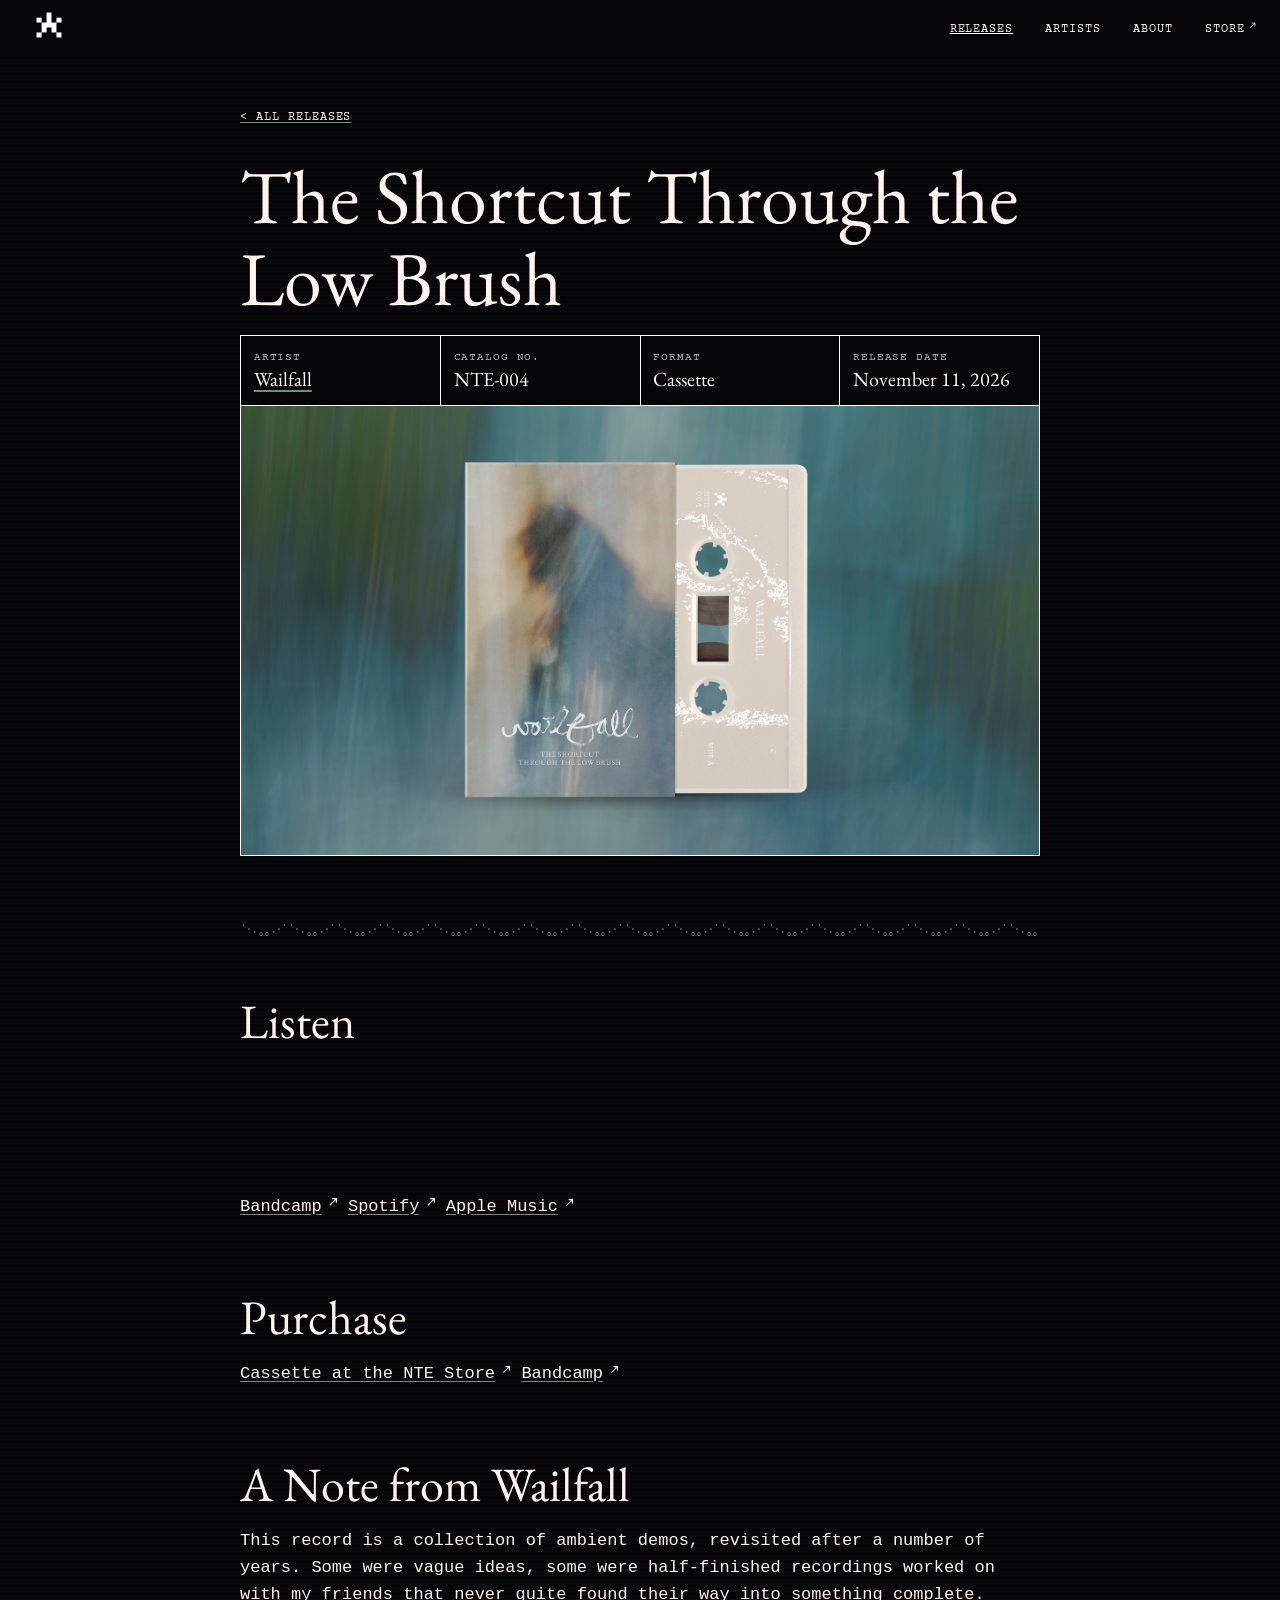
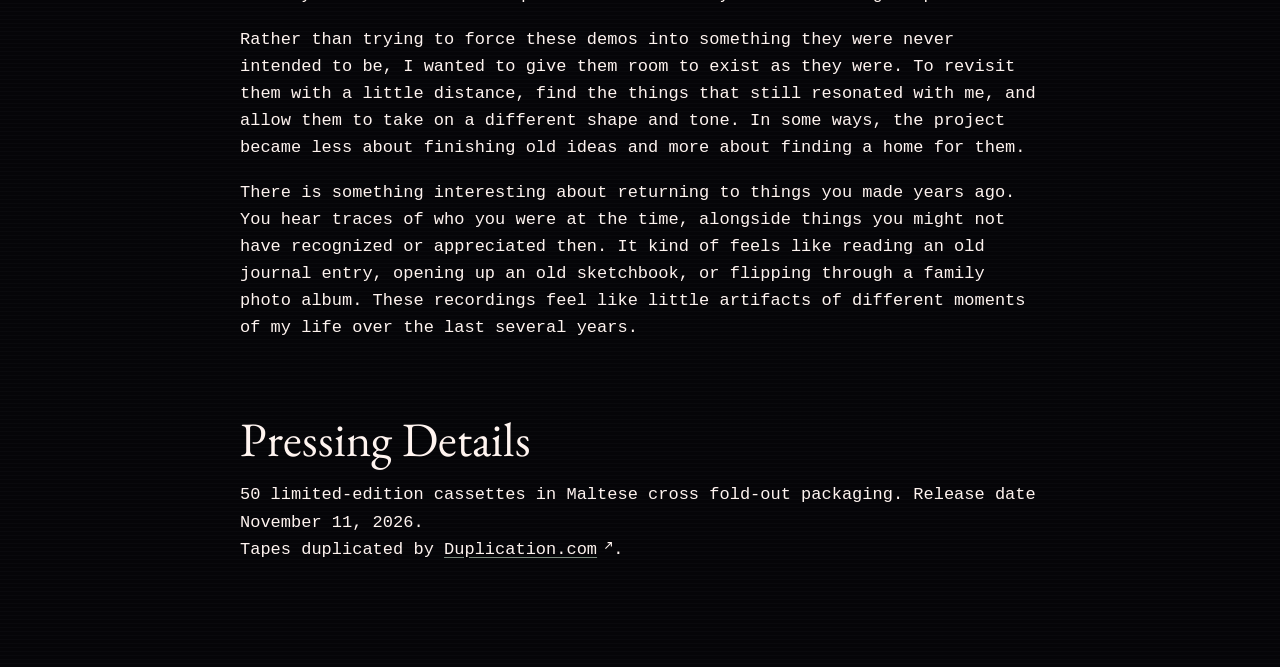
<file: releases/nte-004.html>
<!doctype html>
<html lang="en">
<head>
    <meta charset="utf-8">
    <meta name="viewport" content="width=device-width, initial-scale=1">

    <title>NTE-004: Wailfall – The Shortcut Through the Low Brush | Nothing to Exist</title>
    <meta name="description" content="The Shortcut Through the Low Brush by Wailfall is a collection of ambient demos revisited years after they were recorded.">
    <link rel="canonical" href="https://www.nothingtoexist.com/releases/nte-004.html">

    <meta property="og:title" content="NTE-004: Wailfall – The Shortcut Through the Low Brush | Nothing to Exist">
    <meta property="og:description" content="The Shortcut Through the Low Brush by Wailfall is a collection of ambient demos revisited years after they were recorded.">
    <meta property="og:type" content="music.album">
    <meta property="og:url" content="https://www.nothingtoexist.com/releases/nte-004.html">
    <meta name="twitter:card" content="summary">

    <!-- Favicon Info -->
    <link rel="apple-touch-icon" sizes="180x180" href="../apple-touch-icon.png">
    <link rel="icon" type="image/png" sizes="32x32" href="../favicon-32x32.png">
    <link rel="icon" type="image/png" sizes="16x16" href="../favicon-16x16.png">
    <link rel="manifest" href="../site.webmanifest">
    <link rel="mask-icon" href="../safari-pinned-tab.svg" color="#ffffff">
    <meta name="msapplication-TileColor" content="#da532c">
    <meta name="theme-color" content="#ffffff">
    <meta name="referrer" content="origin" />

    <!-- Styles -->
    <link rel="stylesheet" href="../css/styles.css">

    <!-- Scripts -->
    <script src="../js/scripts.js" defer></script>
<!-- Google tag (gtag.js) -->
<script async src="https://www.googletagmanager.com/gtag/js?id=G-3BVSD89TZG"></script>
<script>
  window.dataLayer = window.dataLayer || [];
  function gtag(){dataLayer.push(arguments);}
  gtag('js', new Date());

  gtag('config', 'G-3BVSD89TZG');
</script>
</head>

<body class="nte-004">

    <nav class="nav">
        <div class="nav-brand" ><a href="../index.html"><img id="gif" src="../1.png" style="width:50px; height:50px;"></a></div>

        <button class="nav-toggle" id="navToggle" aria-label="Toggle navigation" aria-controls="navLinks" aria-expanded="false">
            <span></span>
            <span></span>
            <span></span>
        </button>

        <ul class="nav-links" id="navLinks">
            <li class="active"><a href="../releases.html">Releases</a></li>
            <li><a href="../artists.html">Artists</a></li>
            <li><a href="../about.html">About</a></li>
            <li><a href="https://nothingtoexist.limitedrun.com">Store</a></li>

        </ul>
    </nav>

    <main class="container">
        <div class="content">
            <div class="section release-header">
                <p class="breadcrumb"><a href="../releases.html">&lt; all releases</a></p><br>
                <h1>The Shortcut Through the Low&nbsp;Brush</h1>
                <dl class="release-specs">
                    <div>
                        <dt>Artist</dt>
                        <dd><a href="../artists/wailfall.html">Wailfall</a></dd>
                    </div>
                    <div>
                        <dt>Catalog No.</dt>
                        <dd>NTE-004</dd>
                    </div>
                    <div>
                        <dt>Format</dt>
                        <dd>Cassette</dd>
                    </div>
                    <div>
                        <dt>Release date</dt>
                        <dd><time datetime="2026-11-11">November 11, 2026</time></dd>
                    </div>
                </dl>
                <img class="release-image" src="../img/nte-004-cassette.jpg" alt="The Shortcut Through the Low Brush cassette and sleeve against a teal backdrop">
            </div>

            <p class="wave-divider" aria-hidden="true"></p>

            <div class="section">
                <h2>Listen</h2>
                <iframe
                    title="Bandcamp player for The Shortcut Through the Low Brush by Wailfall"
                    style="border:0; width:100%; height:120px;"
                    src="https://bandcamp.com/EmbeddedPlayer/album=3345224212/size=large/bgcol=333333/linkcol=bce3c8/tracklist=false/artwork=small/transparent=true/">
                </iframe>
                <p>
                    <a href="https://wailfall.bandcamp.com/album/the-shortcut-through-the-low-brush">Bandcamp</a>
                    <a href="https://open.spotify.com/album/1LJygdlZRIkdiOaKEYCSZf">Spotify</a>
                    <a href="https://music.apple.com/us/album/the-shortcut-through-the-low-brush-ep/6823433166">Apple Music</a>
                </p>
            </div>

            <div class="section">
                <h2>Purchase</h2>
                <p>
                    <a href="https://nothingtoexist.limitedrun.com/products/879065-wailfall-ep">Cassette at the NTE Store</a>
                    <a href="https://wailfall.bandcamp.com/album/the-shortcut-through-the-low-brush">Bandcamp</a>
                </p>
            </div>

            <div class="section">
                <h2>A Note from Wailfall</h2>
                <p>This record is a collection of ambient demos, revisited after a number of years. Some were vague ideas, some were half-finished recordings worked on with my friends that never quite found their way into something complete.</p>
                <p style="margin-top:1em;">Rather than trying to force these demos into something they were never intended to be, I wanted to give them room to exist as they were. To revisit them with a little distance, find the things that still resonated with me, and allow them to take on a different shape and tone. In some ways, the project became less about finishing old ideas and more about finding a home for them.</p>
                <p style="margin-top:1em;">There is something interesting about returning to things you made years ago. You hear traces of who you were at the time, alongside things you might not have recognized or appreciated then. It kind of feels like reading an old journal entry, opening up an old sketchbook, or flipping through a family photo album. These recordings feel like little artifacts of different moments of my life over the last several years.</p>
            </div>

            <div class="section">
                <h2>Pressing Details</h2>
                <p>50 limited-edition cassettes in Maltese cross fold-out packaging. Release date <time datetime="2026-11-11">November 11, 2026</time>.</p>
                <p>Tapes duplicated by <a href="https://www.duplication.com/" target="_blank" title="Duplication.com">Duplication.com</a>.</p>
            </div>
        </div>
    </main>
</body>
</html>
</file>
<file: css/styles.css>
@import url('https://fonts.googleapis.com/css2?family=Courier+Prime:wght@400;700&family=EB+Garamond:ital,wght@0,400;1,400&display=swap');

:root{
    --black:#050508;
    --off-black:#1b1b1b;
    --paper:#fff4f0;
    --pink:#ff757b;
    --washed-green:#7a8a7c;
    --washed-indigo:#5f6c7b;
    --steel:#b7bdc6;
    --accent:var(--pink);
    --display-font:'EB Garamond', Georgia, serif;
    --system-font:'Courier Prime', 'Courier New', monospace;
    --body-font:'Courier New', Courier, monospace;
}

html, body {
    overflow-x: clip;
}

h1,h2,h3,h4,h5,h6{
    margin-bottom:16px;
    padding:0;
    font-family:var(--display-font);
    font-weight:400;
    line-height:1.08;
}

h1{
    font-size:clamp(2.5rem, 6vw, 4.75rem);
}

h2{
    font-size:clamp(2rem, 4vw, 3rem);
}

h3{
    font-size:1.65rem;
}

body{
    background-color:var(--black);
    background-image:repeating-linear-gradient(0deg, transparent 0 3px, rgba(183, 189, 198, 0.025) 3px 4px);
    font-family:var(--body-font);
    font-size:1.0625rem;
    color:var(--paper);
    padding:0;
    margin:0;
    line-height: 1.6;
}

.nav,
.home-nav,
.release-specs,
table{
    font-family:var(--system-font);
}

a, a:visited{
    color:var(--paper);
    text-decoration-color:var(--accent);
    text-underline-offset:0.2em;
}

a:any-link:hover{
    color:color-mix(in srgb, var(--accent) 70%, var(--paper));
    text-decoration-color:currentColor;
}

@media (prefers-reduced-motion: no-preference) {
    a:any-link{
        transition:color 180ms ease, text-decoration-color 180ms ease;
    }
}

a:focus-visible{
    outline:2px solid var(--accent);
    outline-offset:4px;
}

.primary-nav a, .primary-nav a:visited{
    text-transform: uppercase;
    letter-spacing: 2px;
    font-weight: 100;
}

/* Basic Reset */
* {
  margin: 0;
  padding: 0;
  box-sizing: border-box;
}

.nav,
.home-nav{
    position:sticky;
    top:0;
    z-index:10;
    background-color:var(--black);
    border-bottom:1px solid transparent;
}

.nav.is-sticky,
.home-nav.is-sticky{
    border-bottom-color:var(--off-black);
}

@media (prefers-reduced-motion: no-preference) {
    .nav,
    .home-nav{
        transition:border-bottom-color 260ms ease;
    }
}

/* Nav container */
.nav {
  width: 100%;
  padding: 0 1.5rem;
  display: flex;
  justify-content: space-between;
  align-items: center;
}

/* Brand */
.nav-brand {
  font-size: .75rem;
  font-weight: 400;
}

/* ------------------------------- */
/* MOBILE-FIRST NAV BEHAVIOR       */
/* ------------------------------- */

/* Mobile: hide menu initially */
.nav-links {
  list-style: none;
  display: flex;
  visibility: hidden;
  opacity: 0;
  transform: translateY(-8px);
  flex-direction: column;
  gap: 0;

  position: absolute;
  top: 100%;
  right: 8px;
  background: var(--off-black);
  width: min(calc(100% - 16px), 20rem);
}

.nav-links a {
  text-decoration: none;
  color:var(--paper);
  font-size:.75rem;
  letter-spacing:.08em;
  text-transform:uppercase;
}

.nav-links a:hover {
  text-decoration: underline;
}

.nav-links .active {
  text-decoration: underline;
}

@media (width < 768px) {
  .nav-links {
    --flyout-border: #38383d;
    border: 1px solid var(--flyout-border);
  }

  .nav-links li:not(:last-child) {
    border-bottom: 1px solid var(--flyout-border);
  }

  .nav-links a {
    display: flex;
    align-items: center;
    min-height: 52px;
    padding: .75rem 1rem;
    font-size: .9375rem;
  }
}

/* When toggled open */
.nav-links.open {
  visibility: visible;
  opacity: 1;
  transform: translateY(0);
}

/* Mobile: show hamburger */
.nav-toggle {
  display: flex; /* ❗ Visible on mobile */
  flex-direction: column;
  align-items: center;
  justify-content: center;
  gap: 4px;
  background: none;
  border: none;
  cursor: pointer;
  width: 44px;
  height: 44px;
  color: var(--paper);
}

.nav-toggle span {
  width: 22px;
  height: 2px;
  background-color: currentColor;
}

.nav-toggle[aria-expanded="true"] {
  background-color: var(--off-black);
  color: white;
}

.nav-toggle[aria-expanded="true"] span:first-child {
  transform: translateY(6px) rotate(45deg);
}

.nav-toggle[aria-expanded="true"] span:nth-child(2) {
  opacity: 0;
}

.nav-toggle[aria-expanded="true"] span:last-child {
  transform: translateY(-6px) rotate(-45deg);
}

@media (width < 768px) and (prefers-reduced-motion: no-preference) {
  .nav-links {
    transition: opacity 240ms ease, transform 240ms ease, visibility 0s 240ms;
  }

  .nav-links.open {
    transition-delay: 0s;
  }

  .nav-toggle span {
    transition: transform 240ms ease, opacity 240ms ease;
  }
}

/* Container */
.container{
    width:100%;
    display: flex;
    flex-direction: column;
    align-items: center;
    justify-content: top;
    padding-left:32px;
    padding-bottom:32px;
    padding-right:32px;
    box-sizing: border-box;
}

.home .container{
    min-height:100vh;
    justify-content: center;
}

.content{
    width:100%;
    padding-top:50px;
}

.section{
    width:100%;
    margin-bottom:clamp(2.5rem, 7vw, 4.5rem);
}

img{
    width:100%;
}

.artist-photo-grid{
    display:grid;
    gap:24px;
}

.artist-photo-grid img{
    display:block;
}

.artist-roster a{
    position:relative;
}

.artist-name{
    display:block;
    padding:.65rem 0 0;
    color:white;
    font-family:var(--display-font);
    font-size:clamp(1.5rem, 3vw, 2.25rem);
    line-height:1.15;
    text-align:center;
}

@media (min-width: 768px) and (prefers-reduced-motion: no-preference) {
    .artist-name{
        transition:opacity 180ms ease;
    }
}

@media (min-width: 768px) {
    .artist-name{
        position:absolute;
        inset:0;
        padding:12px 16px;
        display:grid;
        place-items:center;
        background-color:rgba(0, 0, 0, 0.55);
        -webkit-backdrop-filter:blur(10px);
        backdrop-filter:blur(10px);
        opacity:0;
    }

    .artist-roster a:hover .artist-name,
    .artist-roster a:focus-visible .artist-name{
        opacity:1;
    }
}

.artist-wailfall-photo{
    aspect-ratio:3 / 2;
    object-fit:cover;
    object-position:center 36%;
}

.logo{
    height:75px;
    width:75px;
    cursor: pointer;
}

.nte-002{
    --accent:var(--washed-indigo);
}

.nte-004{
    --accent:var(--washed-green);
}

.home-intro{
    margin-bottom:0;
}

.home-nav{
    margin-top:1rem;
}

.release-header{
    margin-bottom:0;
}

.release-header .release-image,
.lineup-scroll {
  max-width: 100%;
  overflow-x: auto;
  color-scheme: dark;
  scrollbar-width: thin;
  scrollbar-color: #65575f transparent;
}

.lineup-scroll::-webkit-scrollbar {
  height: 6px;
  background: transparent;
}

.lineup-scroll::-webkit-scrollbar-track,
.lineup-scroll::-webkit-scrollbar-corner {
  background: transparent;
}

.lineup-scroll::-webkit-scrollbar-thumb {
  background: #65575f;
  border-radius: 4px;
}

.artist-header img{
    display:block;
}

.release-specs + .release-image{
    border:1px solid white;
    border-top:0;
}

.home .wave-divider,
.release-header + .wave-divider,
.artist-header + .wave-divider{
    margin-block:clamp(2.5rem, 5vw, 3.5rem);
}

.wave-divider{
    width:100%;
    overflow:hidden;
    white-space:nowrap;
    margin-bottom:1.25rem;
    color:var(--accent);
    font-family:var(--system-font);
    font-size:.75rem;
    opacity:.8;
}

.wave-divider::before{
    content:"˙⋅.˳˳.⋅˙˙⋅.˳˳.⋅˙˙⋅.˳˳.⋅˙˙⋅.˳˳.⋅˙˙⋅.˳˳.⋅˙˙⋅.˳˳.⋅˙˙⋅.˳˳.⋅˙˙⋅.˳˳.⋅˙˙⋅.˳˳.⋅˙˙⋅.˳˳.⋅˙˙⋅.˳˳.⋅˙˙⋅.˳˳.⋅˙˙⋅.˳˳.⋅˙˙⋅.˳˳.⋅˙˙⋅.˳˳.⋅˙˙⋅.˳˳.⋅˙˙⋅.˳˳.⋅˙˙⋅.˳˳.⋅˙˙⋅.˳˳.⋅˙˙⋅.˳˳.⋅˙˙⋅.˳˳.⋅˙";
}

.catalog-meta,
.breadcrumb{
    font-family:var(--system-font);
    font-size:.75rem;
    letter-spacing:.08em;
    text-transform:uppercase;
    color:var(--steel);
}

.catalog-list{
    list-style:none;
}

.catalog-list li{
    padding:1.25rem 0;
}

.catalog-list li + li{
    border-top:1px solid var(--off-black);
}

.catalog-title{
    display:block;
    font-family:var(--display-font);
    font-size:1.75rem;
    line-height:1.15;
    margin-top:.25rem;
}

.release-specs{
    display:grid;
    gap:1px;
    padding:1px;
    background-color:white;
    color:var(--paper);
}

.release-specs > div{
    padding:.85rem .8rem;
    background-color:var(--black);
}

.release-specs dt{
    color:var(--steel);
    font-size:.6875rem;
    letter-spacing:.08em;
    text-transform:uppercase;
}

.release-specs dd{
    font-family:var(--display-font);
    font-size:1.25rem;
    line-height:1.2;
}

.nte-004 .release-image{
    aspect-ratio:3610 / 2031;
    object-fit:cover;
    object-position:center 55%;
}

table{
    width:80%;
    font-size:14px;
    text-align: left;
}

.next{
    display: flex;
    justify-content: center;
    align-items: center;
}

a.external-link::after {
  content: "";
  display: inline-block;
  width: 0.8em;
  height: 0.8em;
  margin-left: 0.15em;
  margin-top:0.25em;
  background-color: currentColor;
  mask: url('data:image/svg+xml;utf8,<svg xmlns="http://www.w3.org/2000/svg" fill="none" stroke="currentColor" stroke-width="2" viewBox="0 0 24 24"><path d="M14 3h7v7m0-7L10 14"/></svg>') no-repeat center / contain;
}

/* ----------------------------------- */
/* BREAKPOINTS (MOBILE → DESKTOP)      */
/* ----------------------------------- */

/* // Small devices (≥ 576px) */
@media (min-width: 576px) { 
    .content{
        max-width:550px;
    }

    .release-specs{
        grid-template-columns:repeat(4, minmax(0, 1fr));
    }
}

/* // Medium devices (≥ 768px) — DESKTOP NAV */
@media (min-width: 768px) { 

  .content {
    max-width: 800px;
  }

  .artist-photo-grid {
    grid-template-columns: repeat(3, minmax(0, 1fr));
  }

  .artist-roster {
    grid-template-columns: repeat(2, minmax(0, 1fr));
  }

  .artist-roster img {
    aspect-ratio: 3 / 2;
    object-fit: cover;
  }

  /* Desktop: show normal horizontal menu */
  .nav-links {
    visibility: visible;
    opacity: 1;
    transform: none;
    position: static;
    flex-direction: row;
    gap: 2rem;
    background: none;
    border: none;
    padding: 0;
    width: auto;
  }

  /* Desktop: hide hamburger */
  .nav-toggle {
    display: none;
  }
}

/* // Large devices (≥ 992px) */
@media (min-width: 992px) { }

/* // X-Large devices (≥ 1200px) */
@media (min-width: 1200px) { }

/* // XX-Large devices (≥ 1400px) */
@media (min-width: 1400px) { }
</file>
